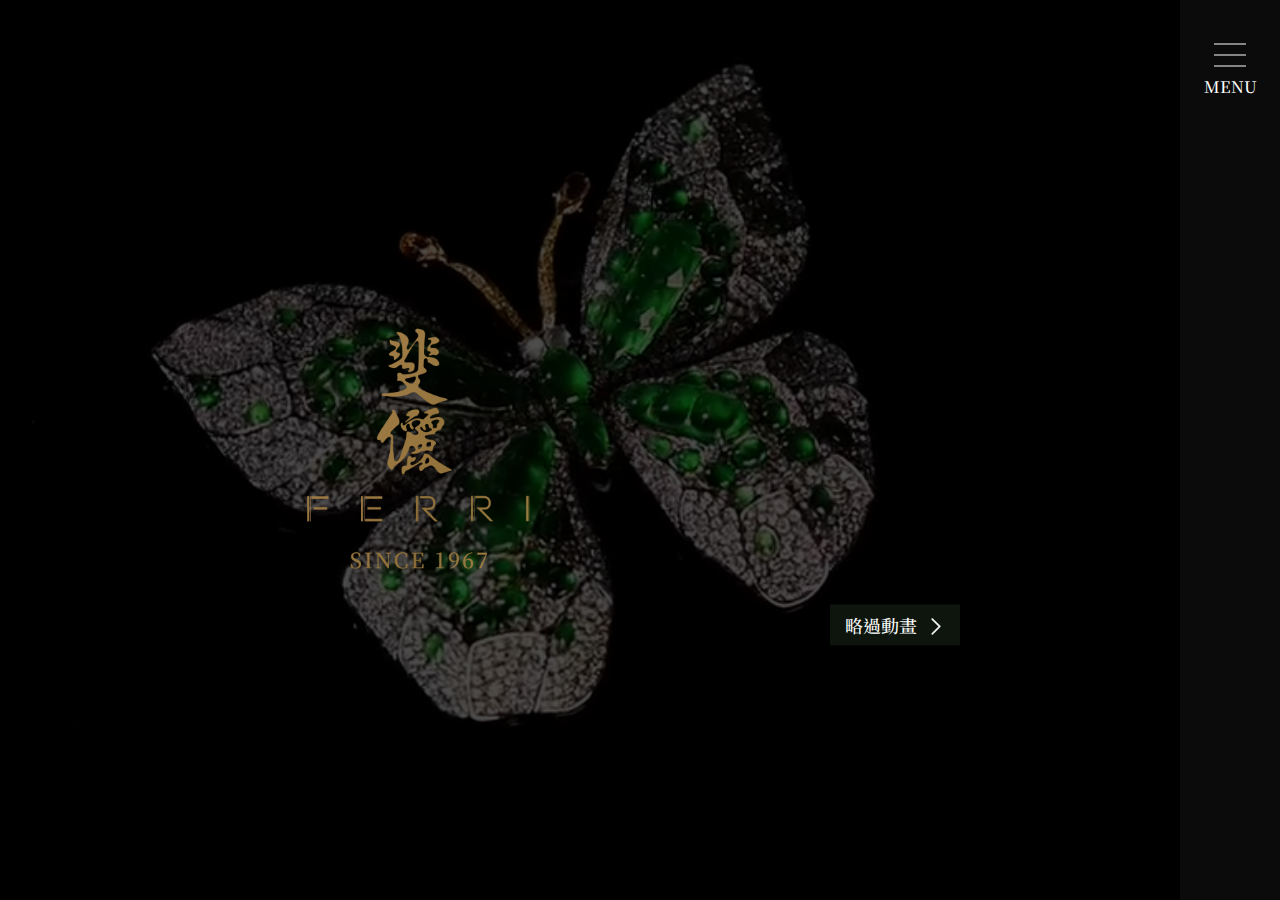
<file: index.html>
<!doctype html>
<html class="no-js" lang="zh-Hant-TW">

<head>
    <meta charset="utf-8">
    <meta http-equiv="X-UA-Compatible" content="ie=edge">
    <title>
        斐儷珠寶</title>
    <meta name="description" content="">
    <meta name="viewport" content="width=device-width, initial-scale=1">
    <meta name="format-detection" content="telephone=no">
    <meta property="og:title" content="">
    <meta property="og:site_name" content="">
    <meta property="og:url" content="">
    <meta property="og:description" content="">
    <meta property="og:type" content="website">
    <link rel="image_src" href="/content/images/fb.jpg">
    <meta property="og:image" content="/content/images/fb.jpg">
    <meta property="og:image:width" content="1200">
    <meta property="og:image:height" content="628">
    <link rel="manifest" href="./site.json" crossorigin="use-credentials">
    <link rel="shortcut icon" href="./favicon.ico" />
    <link rel="apple-touch-icon" href="./content/images/touch/icon-192x192.png">
    <link rel="stylesheet" href="./content/css/normalize.min.css">
    <link rel="stylesheet" href="./content/vendor/overlay-scrollbars/OverlayScrollbars.min.css">
    <link rel="stylesheet" href="./content/css/all.min.css">
    <link rel="preconnect" href="https://fonts.gstatic.com">
    <link href="https://fonts.googleapis.com/css2?family=Noto+Serif+TC:wght@400;500;700&family=Roboto:wght@400;500;700&display=swap" rel="stylesheet">
    <link rel="stylesheet" href="./content/css/index.min.css">
<meta name="theme-color" content="#fafafa">
</head>

<body>
    <div class="container">
        <header class="header">
            
            <div class="header-head no-head">
            </div>
            <div class="header-menu">
                <div class="menu ">
                    <div class="menu-burger">
                        <a href="#" class="burger" data-burger>
                            <div class="burger-bar"></div>
                            <div class="burger-bar"></div>
                            <div class="burger-bar"></div>
                            <div class="burger-text">MENU</div>
                        </a>
                    </div>
                    <div class="menu-nav" data-menu>
                        <div class="nav">
                            <a class="nav-logo" href="./index.html">
                                <img src="./content/images/logo/logo-gld.png" alt="">
                            </a>
                            <div class="nav-content" data-scrollbar>
                                <div class="nav-wrap">
                                    <div class="nav-group">
                                        <div class="nav-title">MENU</div>
                                        <div class="nav-item">
                                            <a href="./gallery.html" class="nav-link">珠寶藝廊 Jewelry Gallery</a>
                                        </div>
                                        <div class="nav-item">
                                            <a href="./events.html" class="nav-link">品牌動向 Events</a>
                                        </div>
                                        <div class="nav-item">
                                            <a href="./media.html" class="nav-link">媒體報導 Media Exposures</a>
                                        </div>
                                        <div class="nav-item">
                                            <a href="./about.html" class="nav-link">斐儷故事 About FERRI Jewelry</a>
                                            </div>
                                        <div class="nav-item">
                                            <a href="https://www.diamondbank.asia/" class="nav-link" target="_blank">
                                                代理品牌 Overseas Brand Agents<br>
                                                <img src="./content/images/logo/diamondBank.svg" alt="">
                                            </a>
                                        </div>
                                    </div>
                                    <div class="nav-group">
                                        <div class="nav-title">CONTACT</div>
                                        <div class="nav-item">
                                            <a href="./contact.html" class="nav-link underline">預約鑑賞 BOOKING</a>
                                        </div>
                                        <div class="nav-item">
                                            <a href="tel:+886-2-27007088" class="nav-link">來電洽詢 +886-2-2700-7088</a>
                                        </div>
                                    </div>
                                    <div class="nav-group">
                                        <div class="nav-item">
                                            <div class="social">
                                                <a href="https://www.facebook.com/Ferri-Jewelry-755932451170058/" class="social-item" target="_blank">
                                                    <img src="./content/images/icon/social/fb-wt.svg" alt="">
                                                </a>
                                                <a href="https://www.instagram.com/ferrijewelry_taipei/" class="social-item" target="_blank">
                                                    <img src="./content/images/icon/social/ig-wt.svg" alt="">
                                                </a>
                                                <a href="https://lin.ee/32tsXUl" class="social-item" target="_blank">
                                                    <img src="./content/images/icon/social/line-wt.svg" alt="">
                                                </a>
                                            </div>
                                        </div>
                                    </div>
                                </div>
                            </div>
                        </div>
                    </div>
                </div>
            </div>
        </header>
        <main class="main ">
            
<section class="banner" data-banner>
    <div class="banner-bg">
        <video class="pcUp" src="./content/videos/ferri.mp4" autoplay loop muted></video>
        <img class="pcUp hidden" src="./content/images/background/banner-pc.jpg" alt="">
        <img class="pcDown" src="./content/images/background/banner-mb.jpg" alt="">
    </div>
    <div class="banner-wrap">
        <div class="banner-logo">
            <img src="./content/images/logo/logo-gld.png" alt="">
        </div>
        <div class="banner-content">
            <div class="banner-intro">
                <div class="intro">
                    <div class="intro-text" data-fade>珠寶就是與藝術間的相認共創</div>
                    <div class="intro-text" data-fade="1500">好比人與人之間的各種情愛表達</div>
                    <div class="intro-text" data-fade="3000">這才是我們來到這世上所追尋的...</div>
                    <div class="intro-sign" data-fade="4500">
                        <img src="./content/images/sign.png" alt="">
                    </div>
                </div>
            </div>
            <div class="banner-btn">
                <a href="#" class="btn -banner" data-banner-skip>
                    <span>略過動畫</span>
                    <img src="./content/images/icon/arrow-next.svg" alt="">
                </a>
            </div>
        </div>
    </div>
</section>
</main>
        </div>
    <div class="popup" data-popup>
        <div class="popup-box">
            <a href="#" class="popup-close" data-popup-btn></a>
            <div class="popup-title">隱私條款</div>
            <div class="popup-content" data-scrollbar>
                感謝您瀏覽 斐儷珠寶 網站。以下資訊將詳述 斐儷珠寶 網站的隱私權條款，以及我們將如何使用所蒐集到的資料。同時也提醒您，如您在 斐儷珠寶 網站留下個資，請勿公開您的個人資料，以免您的個人權益受損，或遭到其他有心人士蒐集及利用。並建議您在離開網站時登出個人身分，特別是在使用公用電腦時。<br>
                <br>
                <b>資料的收集和使用</b><br>
                在特定的訊息或是活動功能網頁，您可選擇向我們提供自己的個人資料，包括任何可用以確認某個人的身份的資料，包括但不限於姓名（全名）、住宅地址、電郵地址、您感興趣的商品資料、性別、生日、電話號碼或其他聯絡資料。我們或會把您在不同時間提供予我們的資料匯集結合 CRM 資料庫做為 斐儷珠寶 日後營運或是業務、資訊推廣上所使用。<br>
                <br>
                <b>使用您的個人資料</b><br>
                我們會使用所收集的資料，作為以下用途：<br>
                <ul>
                    <li>為您的瀏覽體驗提供便利，並提供更好的服務。</li>
                    <li>確認及追蹤您的商品清單。</li>
                    <li>解答您的查詢，回應您的要求。</li>
                    <li>比較及查驗您的個人資料，確保其完整無漏，準確無誤。</li>
                    <li>防範及偵測詐騙或濫用行為。</li>
                    <li>改善我們的網站、服務、產品選擇、營銷及推廣策略，以及整體的客戶體驗。</li>
                    <li>瞭解您對產品和服務的偏好。</li>
                    <li>了解我們客戶的人口結構、偏好、興趣和行為，以及透過電郵、郵件或電話方式，向您提供有關我們認為您或會喜歡的產品和服務的資料。</li>
                    <li>使用 斐儷珠寶 推薦服務 ( 包含社群網站所提供之 API 功能 )，您就能推薦朋友到訪 斐儷珠寶 網站，或向他們傳送產品資料。</li>
                    <li>我們有可能會把您的個人資料與獲信任的夥伴分享。</li>
                </ul>
                <br>
                <b>連結</b><br>
                我們的網站可能會提供通往其他第三方網站的連結，如為第三方網站，即代表不受我們管控，亦不受我們隱私權政策涵蓋。建議您直接該網站的隱私權政策，以確保您的權益。<br>
                <br>
                <b>安全</b><br>
                斐儷珠寶 致力保護您與我們分享的可用以辨識個人身份的資料。 我們使用一系列實體和電子保安技術、程序和組織措施，以保護您的可用以辨識個人身份的資料，使其不致遭他人以未獲授權方式存取、使用或披露。當我們經網路傳輸敏感的個人資料（如信用卡資料）時，我們均利用安全套接層 ( SSL ) 加密技術將之保護。儘管我們在收取您的個人資料後即致力將之保護，仍無法保證經網路或任何其他公共網絡所作的數據傳輸達致 100 % 的安全性，因此，我們不能就您向我們披露或傳輸的任何資料之安全性作出任何保證或擔保。<br>
                <br>
                <b>存取更新您的資料</b><br>
                如您希望存取、更新或刪除屬於您的個人相關資料，我們樂意提供協助，請與我們聯絡。
            </div>
        </div>
    </div>
    <script src="./content/vendor/modernizr-3.11.7.min.js"></script>
    <script src="./content/vendor/jquery-3.6.0.min.js"></script>
    <script src="./content/vendor/overlay-scrollbars/jquery.overlayScrollbars.min.js"></script>
    <script src="./content/js/all.min.js"></script>
    <script src="./content/js/index.min.js"></script>
</body>

</html>
</file>
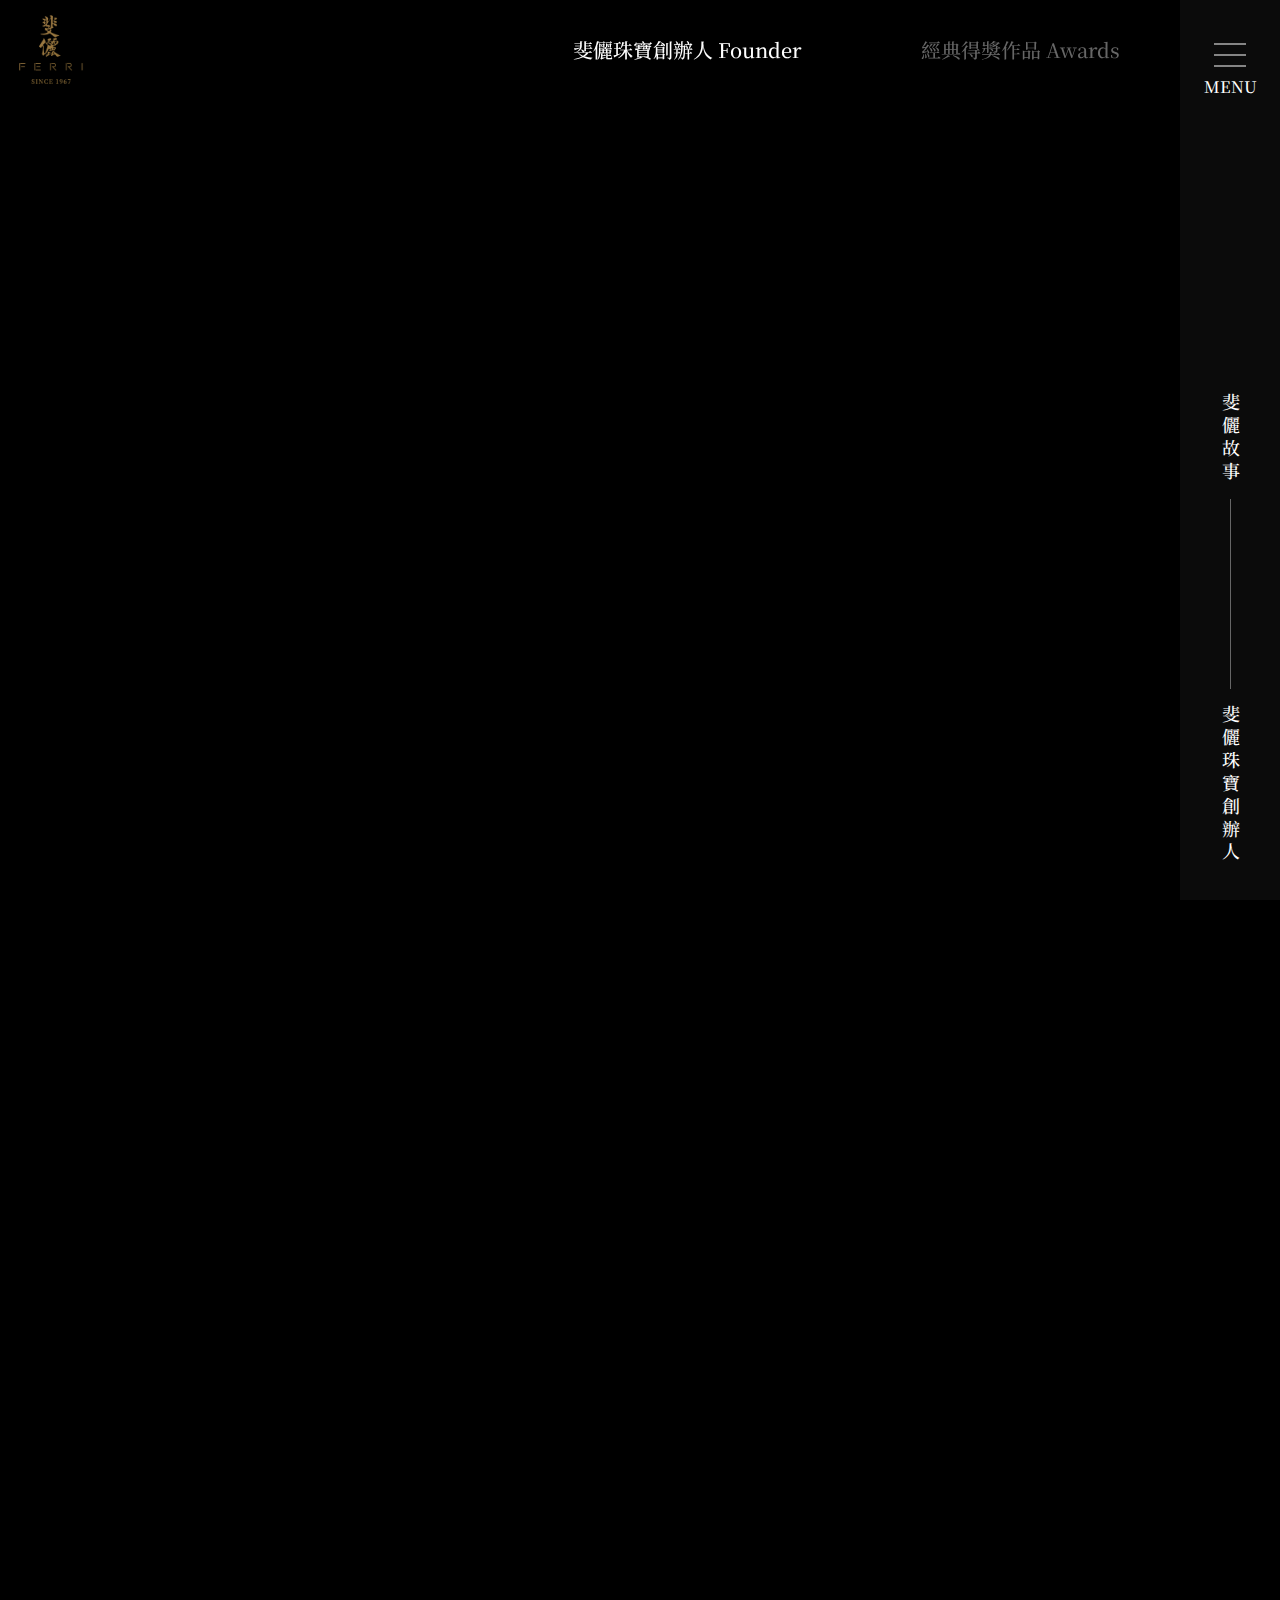
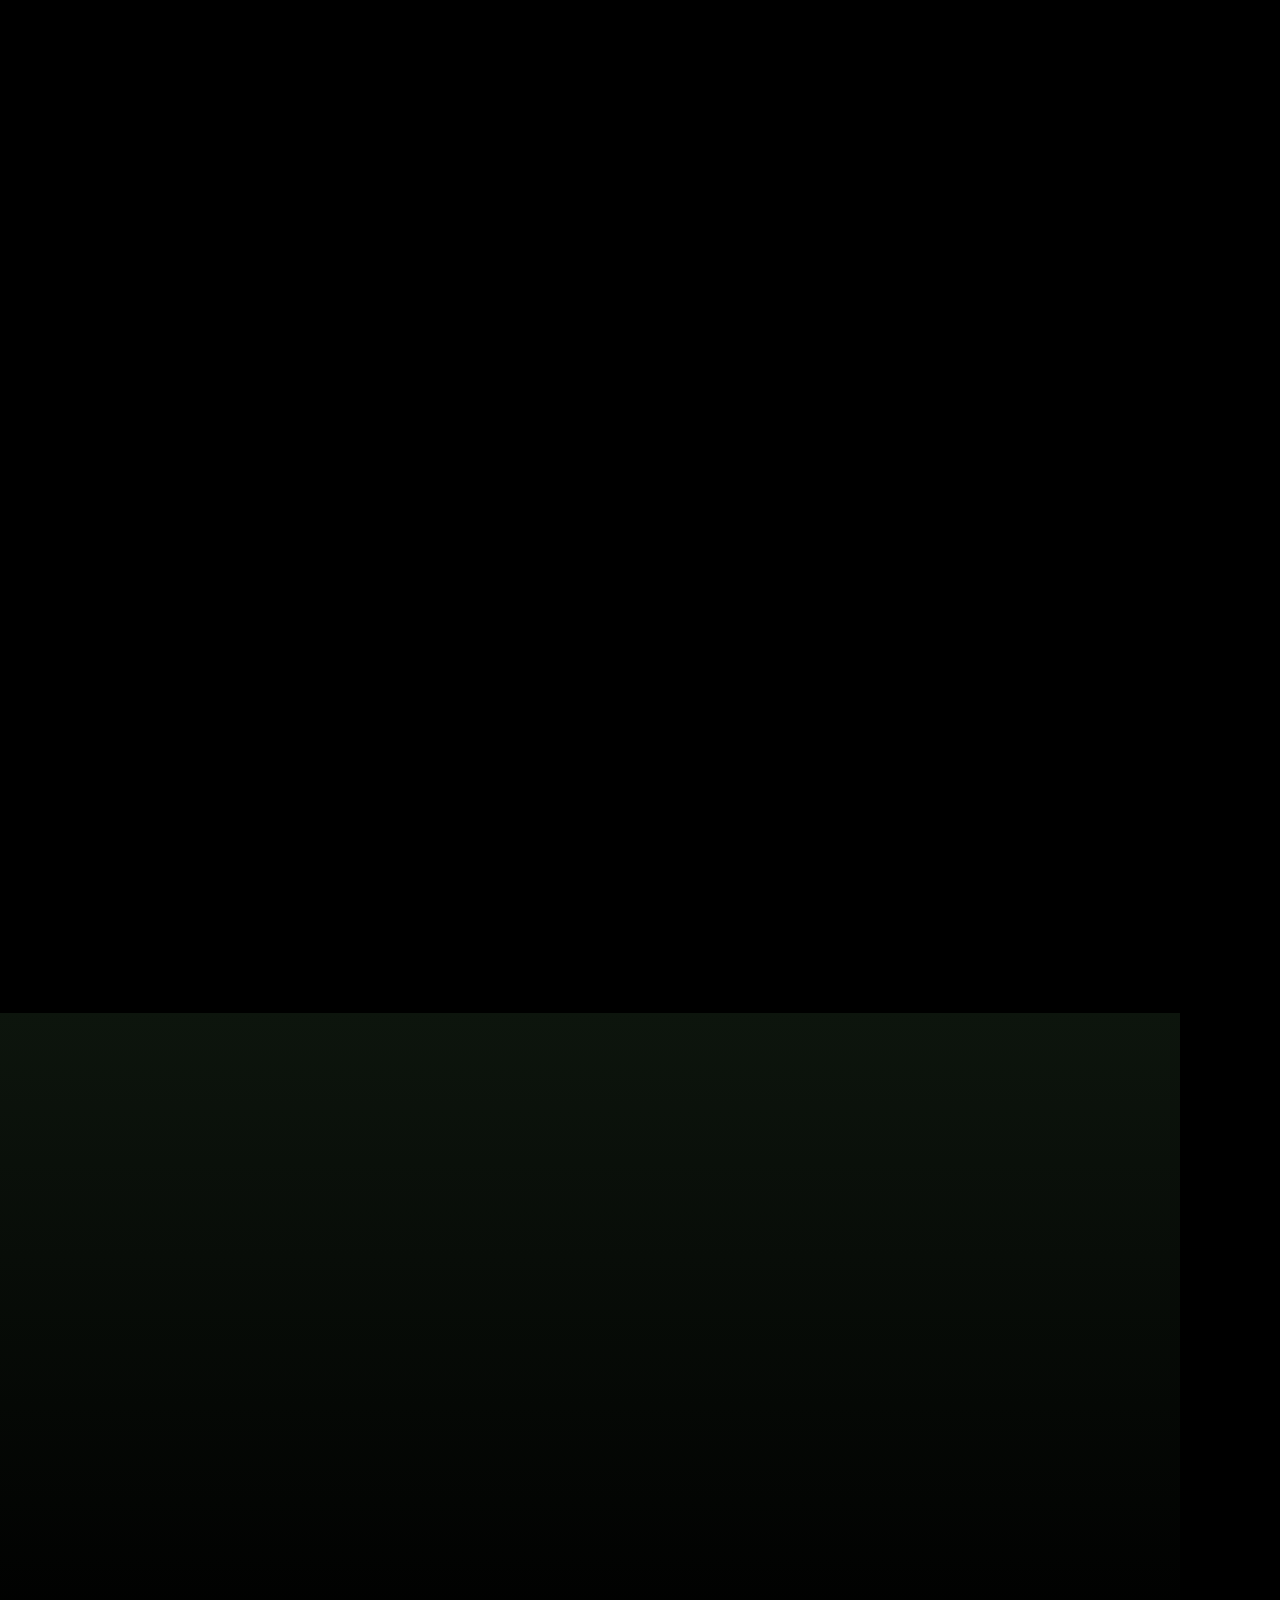
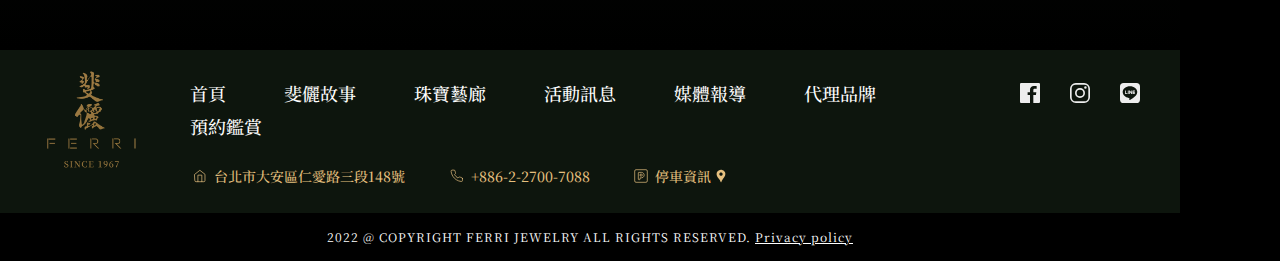
<file: about.html>
<!doctype html>
<html class="no-js" lang="zh-Hant-TW">

<head>
    <meta charset="utf-8">
    <meta http-equiv="X-UA-Compatible" content="ie=edge">
    <title>
        斐儷珠寶</title>
    <meta name="description" content="">
    <meta name="viewport" content="width=device-width, initial-scale=1">
    <meta name="format-detection" content="telephone=no">
    <meta property="og:title" content="">
    <meta property="og:site_name" content="">
    <meta property="og:url" content="">
    <meta property="og:description" content="">
    <meta property="og:type" content="website">
    <link rel="image_src" href="/content/images/fb.jpg">
    <meta property="og:image" content="/content/images/fb.jpg">
    <meta property="og:image:width" content="1200">
    <meta property="og:image:height" content="628">
    <link rel="manifest" href="./site.json" crossorigin="use-credentials">
    <link rel="shortcut icon" href="./favicon.ico" />
    <link rel="apple-touch-icon" href="./content/images/touch/icon-192x192.png">
    <link rel="stylesheet" href="./content/css/normalize.min.css">
    <link rel="stylesheet" href="./content/vendor/overlay-scrollbars/OverlayScrollbars.min.css">
    <link rel="stylesheet" href="./content/css/all.min.css">
    <link rel="preconnect" href="https://fonts.gstatic.com">
    <link href="https://fonts.googleapis.com/css2?family=Noto+Serif+TC:wght@400;500;700&family=Roboto:wght@400;500;700&display=swap" rel="stylesheet">
    <link rel="stylesheet" href="./content/css/about.min.css">
<meta name="theme-color" content="#fafafa">
</head>

<body>
    <div class="container">
        <header class="header">
            <div class="header-head">
                <div class="head" data-anchor>
                    <a class="head-logo" href="./index.html">
                        <img src="./content/images/logo/logo-gld.png" alt="">
                    </a>
                    <div class="head-anchor">
                        <div class="anchor">
                            <div class="anchor-item">
                                <a href="#" class="anchor-link active" data-anchor-btn="Founder"><span>斐儷珠寶創辦人</span> Founder</a>
                            </div>
                            <div class="anchor-item">
                                <a href="#" class="anchor-link " data-anchor-btn="Awards"><span>經典得獎作品</span> Awards</a>
                            </div>
                            </div>
                    </div>
                    </div>
                </div>
            <div class="header-menu">
                <div class="menu ">
                    <div class="menu-burger">
                        <a href="#" class="burger" data-burger>
                            <div class="burger-bar"></div>
                            <div class="burger-bar"></div>
                            <div class="burger-bar"></div>
                            <div class="burger-text">MENU</div>
                        </a>
                    </div>
                    <div class="menu-title">
                        <span >斐儷故事</span>
                        <span data-anchor-text>斐儷珠寶創辦人</span>
                        </div>
                    <div class="menu-nav" data-menu>
                        <div class="nav">
                            <a class="nav-logo" href="./index.html">
                                <img src="./content/images/logo/logo-gld.png" alt="">
                            </a>
                            <div class="nav-content" data-scrollbar>
                                <div class="nav-wrap">
                                    <div class="nav-group">
                                        <div class="nav-title">MENU</div>
                                        <div class="nav-item">
                                            <a href="./gallery.html" class="nav-link">珠寶藝廊 Jewelry Gallery</a>
                                        </div>
                                        <div class="nav-item">
                                            <a href="./events.html" class="nav-link">品牌動向 Events</a>
                                        </div>
                                        <div class="nav-item">
                                            <a href="./media.html" class="nav-link">媒體報導 Media Exposures</a>
                                        </div>
                                        <div class="nav-item">
                                            <a href="./about.html" class="nav-link">斐儷故事 About FERRI Jewelry</a>
                                            <div class="nav-anchor">
                                                <div class="anchor">
                                                    <div class="anchor-item">
                                                        <a href="#" class="anchor-link active" data-anchor-btn="Founder">斐儷珠寶創辦人 Founder</a>
                                                    </div>
                                                    <div class="anchor-item">
                                                        <a href="#" class="anchor-link" data-anchor-btn="Awards">經典得獎作品 Awards</a>
                                                    </div>
                                                </div>
                                            </div>
                                            </div>
                                        <div class="nav-item">
                                            <a href="https://www.diamondbank.asia/" class="nav-link" target="_blank">
                                                代理品牌 Overseas Brand Agents<br>
                                                <img src="./content/images/logo/diamondBank.svg" alt="">
                                            </a>
                                        </div>
                                    </div>
                                    <div class="nav-group">
                                        <div class="nav-title">CONTACT</div>
                                        <div class="nav-item">
                                            <a href="./contact.html" class="nav-link underline">預約鑑賞 BOOKING</a>
                                        </div>
                                        <div class="nav-item">
                                            <a href="tel:+886-2-27007088" class="nav-link">來電洽詢 +886-2-2700-7088</a>
                                        </div>
                                    </div>
                                    <div class="nav-group">
                                        <div class="nav-item">
                                            <div class="social">
                                                <a href="https://www.facebook.com/Ferri-Jewelry-755932451170058/" class="social-item" target="_blank">
                                                    <img src="./content/images/icon/social/fb-wt.svg" alt="">
                                                </a>
                                                <a href="https://www.instagram.com/ferrijewelry_taipei/" class="social-item" target="_blank">
                                                    <img src="./content/images/icon/social/ig-wt.svg" alt="">
                                                </a>
                                                <a href="https://lin.ee/32tsXUl" class="social-item" target="_blank">
                                                    <img src="./content/images/icon/social/line-wt.svg" alt="">
                                                </a>
                                            </div>
                                        </div>
                                    </div>
                                </div>
                            </div>
                        </div>
                    </div>
                </div>
            </div>
        </header>
        <main class="main hasAnchor">
            
<article data-anchor-block="Founder">
    <section class="block founder" data-animate-block>
        <div class="block-content">
            <p class="sentence" data-animate="fade-in" data-animate-delay="1000">
                斐儷珠寶 FERRI Jewelry 創始人<br class="pcDown">陳李春美 女士：
            </p>
            <p class="intro" data-animate="blur-in" data-animate-delay="2000">珠寶是從「人」開始，<br class="padDown">而我們都有同樣的一顆心。</p>
            <p class="text" data-animate="fade-in" data-animate-delay="1000">
                斐儷珠寶 FERRI Jewelry 創始人 陳李春美 女仕，便是藝術家探索珠寶的輝煌代表，將藝術觀與實踐併列為有溫度的珠寶體現。<br>
                <br>
                有時不做比去做更難，而一個人需經歷無數珠寶光輝，方能成為一介開創者。陳李春美便是以此姿態奠定台灣珠寶創業家先趨。她認為，珠寶就是與藝術間的相認共創，好比人與人之間的各種情愛表達，這才是我們來到這世上所追尋的。<br>
                <br>
                陳李春美 女仕將經歷透過寶石淬煉為藝術。超脫世俗對珠寶的定義，開創愛與感動的珠寶價值。
            </p>
        </div>
        <div class="block-pic">
            <img class="padUp" src="./content/images/about/founder.jpg" alt="" data-animate="zoom-in">
            <img class="padDown" src="./content/images/about/founder-mb.jpg" alt="" data-animate="zoom-in">
        </div>
    </section>
</article>
<article data-anchor-block="Awards">
    <section class="block riverOfStars" data-animate-block>
        <div class="block-pic">
            <img class="pcUp" src="./content/images/about/riverOfStars.png" alt="" data-animate="zoom-in" data-animate-delay="1000">
            <img class="pcDown" src="./content/images/about/riverOfStars-mb.png" alt="" data-animate="zoom-in" data-animate-delay="1000">
            <p class="intro pcUp" data-animate="blur-in" data-animate-delay="3000">星河，是人間柔美的希望。</p>
            <p class="sentence pcUp" data-animate="fade-in" data-animate-delay="2000">「現實如星河般湧現熠熠光輝，在人生每個重要的時刻，以星辰般的姿態給予祝福。」</p>
        </div>
        <div class="block-content">
            <p class="title" data-animate="fade-in" data-animate-delay="2000">星河 <br class="padDown">River of Stars</p>
            <p class="text" data-animate="fade-in" data-animate-delay="2000">
                1995 年，斐儷珠寶所參與創作的珠寶作品-星河。榮獲「國際鑽飾設計比賽 Diamonds International Awards」決賽大獎。<br>
                成為台灣第一件國際認可之珠寶作品。<br>
                <br>
                搖曳的黑瑪瑙鑲嵌如蒼穹宇宙，映襯栩栩閃耀如繁星般鑽石 。
            </p>
            <p class="intro pcDown" data-animate="blur-in" data-animate-delay="3000">星河，是人間柔美的希望。</p>
            <p class="sentence pcDown" data-animate="fade-in" data-animate-delay="2000">「現實如星河般湧現熠熠光輝，在人生每個重要的時刻，以星辰般的姿態給予祝福。」</p>
        </div>
    </section>
    <section class="block sprouts" data-animate-block>
        <div class="block-content">
            <p class="title" data-animate="fade-in" data-animate-delay="2000">萌芽 <br class="padDown">Sprouts</p>
            <p class="text" data-animate="fade-in" data-animate-delay="2000">
                傳承，一直是斐儷珠寶的美好寓意。<br>
                <br>
                當幼小的新葉在竹節中萌芽，翠竹的生命之鏈便永不止息，這份愛與祝福將綿延無止盡。<br>
                <br>
                2004 年，斐儷珠寶再度入選「國際鑽飾設計比賽 Diamonds International Awards」。堅毅清高且生氣盎然的翡翠綠， 襯以高雅閃爍的鑽石，大自然的生命力變油然而生綻放於指尖。
            </p>
            <p class="sentence" data-animate="fade-in" data-animate-delay="2000">「讓生命深入其中，沉浸在這茂盛嫩綠的美」</p>
        </div>
        <div class="block-pic">
            <img class="pcUp" src="./content/images/about/sprouts.png" alt="" data-animate="zoom-in" data-animate-delay="1000">
            <img class="pcDown" src="./content/images/about/sprouts-mb.png" alt="" data-animate="zoom-in" data-animate-delay="1000">
        </div>
    </section>
    <section class="block sproutsFull" data-animate-block>
        <div class="block-content">
            <p class="intro" data-animate="blur-in" data-animate-delay="2000">萌芽– 是斐儷珠寶永恆的榮耀</p>
        </div>
        <div class="block-pic">
            <img class="pcUp" src="./content/images/about/sprouts-lg.png" alt="" data-animate="zoom-in" data-animate-delay="1000">
            <img class="pcDown" src="./content/images/about/sprouts-lg-mb.png" alt="" data-animate="zoom-in" data-animate-delay="1000">
        </div>
    </section>
    <section class="block group" data-animate-block>
        <div class="block-content">
            <p class="text" data-animate="fade-in" data-animate-delay="2000">
                斐儷珠寶 FERRI Jewelry 自 陳李春美 後代接班經營以來，秉持斐儷精湛的鑲工技術及高水準設計品味，滿足仕紳名媛對珠寶的各種需求，並代理義大利VHERNIER、SCAVIA、等知名珠寶品牌及頂級VERTU手機、Richard Mille名錶；近年來更積極引進全球前三大珠寶品牌Pandora以及來自以色列的鑽石聯盟Diamond Bank，未來也將持續其國內頂級珠寶市場的領導者地位，並朝國際珠寶界拓展。
            </p>
        </div>
        <div class="block-pic">
            <img class="pcUp" src="./content/images/about/group.jpg" alt="" data-animate="zoom-in" data-animate-delay="1000">
            <img class="pcDown" src="./content/images/about/group-mb.jpg" alt="" data-animate="zoom-in" data-animate-delay="1000">
        </div>
    </section>
</article>
</main>
        <footer class="footer">
            <div class="footer-main">
                <div class="footer-wrap">
                    <a class="footer-logo" href="./index.html">
                        <img src="./content/images/logo/logo-gld.png" alt="">
                    </a>
                    <div class="footer-content">
                        <div class="links">
                            <a href="./index.html">首頁</a>
                            <a href="./about.html">斐儷故事</a>
                            <a href="./gallery.html">珠寶藝廊</a>
                            <a href="./events.html">活動訊息</a>
                            <a href="./media.html">媒體報導</a>
                            <a href="https://www.diamondbank.asia/" target="_blank">代理品牌</a>
                            <a href="./contact.html">預約鑑賞</a>
                        </div>
                        <div class="info">
                            <a href="https://goo.gl/maps/aDiq2KQfApy2fcAs9" class="info-item" target="_blank">
                                <div class="info-icon">
                                    <img src="./content/images/icon/home-gld.svg" alt="">
                                </div>
                                <div class="info-text">
                                    台北市大安區仁愛路三段148號
                                </div>
                            </a>
                            <a href="tel:+886-2-27007088" class="info-item">
                                <div class="info-icon">
                                    <img src="./content/images/icon/phone-gld.svg" alt="">
                                </div>
                                <div class="info-text">
                                    +886-2-2700-7088
                                </div>
                            </a>
                            <a href="https://goo.gl/maps/6eJdFBbDf8xZPTq46" class="info-item" target="_blank">
                                <div class="info-icon">
                                    <img src="./content/images/icon/parking-gld.svg" alt="">
                                </div>
                                <div class="info-text">
                                    停車資訊
                                </div>
                                <div class="info-icon">
                                    <img src="./content/images/icon/map-gld.svg" alt="">
                                </div>
                            </a>
                        </div>
                    </div>
                    <div class="footer-social">
                        <div class="social">
                            <a href="https://www.facebook.com/Ferri-Jewelry-755932451170058/" class="social-item" target="_blank">
                                <img class="padUp" src="./content/images/icon/social/fb-wt.svg" alt="">
                                <img class="padDown" src="./content/images/icon/social/fb-gld.svg" alt="">
                            </a>
                            <a href="https://www.instagram.com/ferrijewelry_taipei/" class="social-item" target="_blank">
                                <img class="padUp" src="./content/images/icon/social/ig-wt.svg" alt="">
                                <img class="padDown" src="./content/images/icon/social/ig-gld.svg" alt="">
                            </a>
                            <a href="https://lin.ee/32tsXUl" class="social-item" target="_blank">
                                <img class="padUp" src="./content/images/icon/social/line-wt.svg" alt="">
                                <img class="padDown" src="./content/images/icon/social/line-gld.svg" alt="">
                            </a>
                        </div>
                    </div>
                </div>
            </div>
            <div class="footer-copyright">
                <div class="footer-wrap">2022 @ COPYRIGHT FERRI JEWELRY ALL RIGHTS RESERVED. <a href="#" data-popup-btn>Privacy policy</a></div>
            </div>
        </footer>
        </div>
    <div class="popup" data-popup>
        <div class="popup-box">
            <a href="#" class="popup-close" data-popup-btn></a>
            <div class="popup-title">隱私條款</div>
            <div class="popup-content" data-scrollbar>
                感謝您瀏覽 斐儷珠寶 網站。以下資訊將詳述 斐儷珠寶 網站的隱私權條款，以及我們將如何使用所蒐集到的資料。同時也提醒您，如您在 斐儷珠寶 網站留下個資，請勿公開您的個人資料，以免您的個人權益受損，或遭到其他有心人士蒐集及利用。並建議您在離開網站時登出個人身分，特別是在使用公用電腦時。<br>
                <br>
                <b>資料的收集和使用</b><br>
                在特定的訊息或是活動功能網頁，您可選擇向我們提供自己的個人資料，包括任何可用以確認某個人的身份的資料，包括但不限於姓名（全名）、住宅地址、電郵地址、您感興趣的商品資料、性別、生日、電話號碼或其他聯絡資料。我們或會把您在不同時間提供予我們的資料匯集結合 CRM 資料庫做為 斐儷珠寶 日後營運或是業務、資訊推廣上所使用。<br>
                <br>
                <b>使用您的個人資料</b><br>
                我們會使用所收集的資料，作為以下用途：<br>
                <ul>
                    <li>為您的瀏覽體驗提供便利，並提供更好的服務。</li>
                    <li>確認及追蹤您的商品清單。</li>
                    <li>解答您的查詢，回應您的要求。</li>
                    <li>比較及查驗您的個人資料，確保其完整無漏，準確無誤。</li>
                    <li>防範及偵測詐騙或濫用行為。</li>
                    <li>改善我們的網站、服務、產品選擇、營銷及推廣策略，以及整體的客戶體驗。</li>
                    <li>瞭解您對產品和服務的偏好。</li>
                    <li>了解我們客戶的人口結構、偏好、興趣和行為，以及透過電郵、郵件或電話方式，向您提供有關我們認為您或會喜歡的產品和服務的資料。</li>
                    <li>使用 斐儷珠寶 推薦服務 ( 包含社群網站所提供之 API 功能 )，您就能推薦朋友到訪 斐儷珠寶 網站，或向他們傳送產品資料。</li>
                    <li>我們有可能會把您的個人資料與獲信任的夥伴分享。</li>
                </ul>
                <br>
                <b>連結</b><br>
                我們的網站可能會提供通往其他第三方網站的連結，如為第三方網站，即代表不受我們管控，亦不受我們隱私權政策涵蓋。建議您直接該網站的隱私權政策，以確保您的權益。<br>
                <br>
                <b>安全</b><br>
                斐儷珠寶 致力保護您與我們分享的可用以辨識個人身份的資料。 我們使用一系列實體和電子保安技術、程序和組織措施，以保護您的可用以辨識個人身份的資料，使其不致遭他人以未獲授權方式存取、使用或披露。當我們經網路傳輸敏感的個人資料（如信用卡資料）時，我們均利用安全套接層 ( SSL ) 加密技術將之保護。儘管我們在收取您的個人資料後即致力將之保護，仍無法保證經網路或任何其他公共網絡所作的數據傳輸達致 100 % 的安全性，因此，我們不能就您向我們披露或傳輸的任何資料之安全性作出任何保證或擔保。<br>
                <br>
                <b>存取更新您的資料</b><br>
                如您希望存取、更新或刪除屬於您的個人相關資料，我們樂意提供協助，請與我們聯絡。
            </div>
        </div>
    </div>
    <script src="./content/vendor/modernizr-3.11.7.min.js"></script>
    <script src="./content/vendor/jquery-3.6.0.min.js"></script>
    <script src="./content/vendor/overlay-scrollbars/jquery.overlayScrollbars.min.js"></script>
    <script src="./content/js/all.min.js"></script>
    <script src="./content/js/about.min.js"></script>
</body>

</html>
</file>
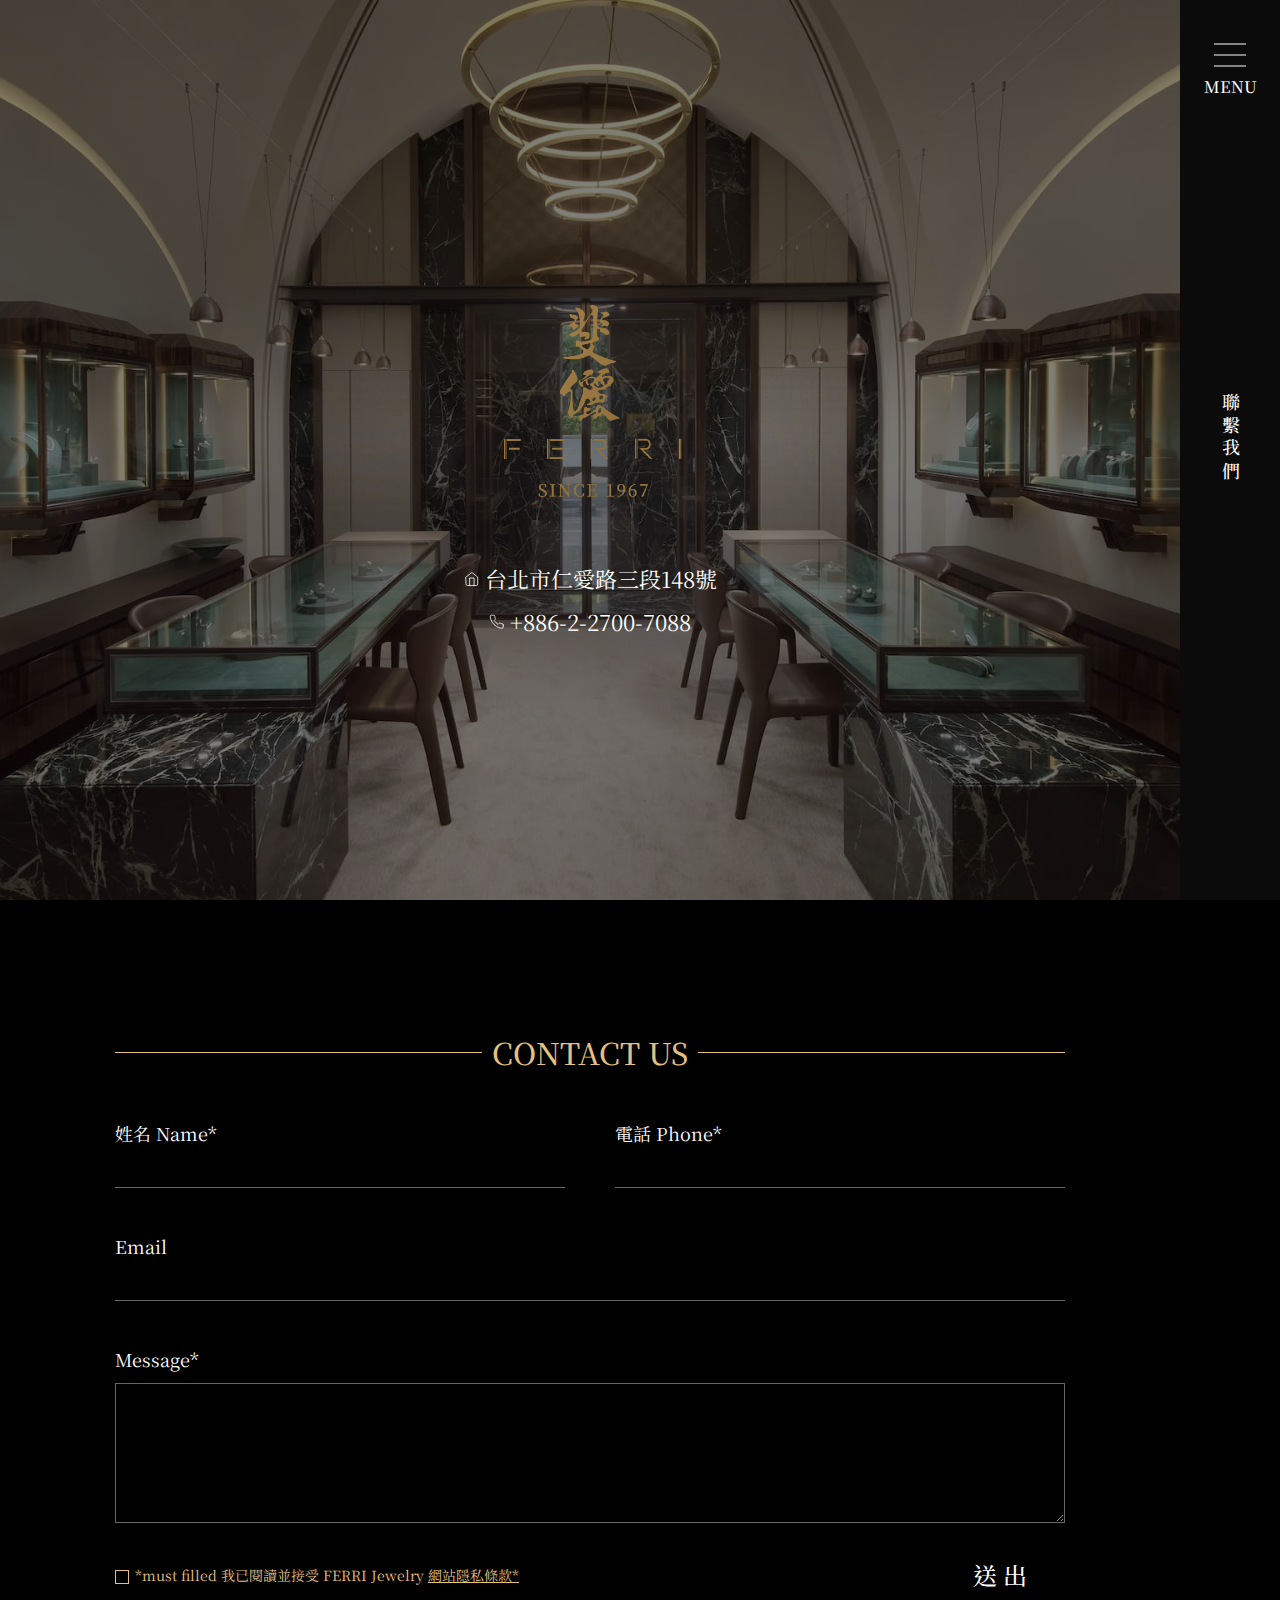
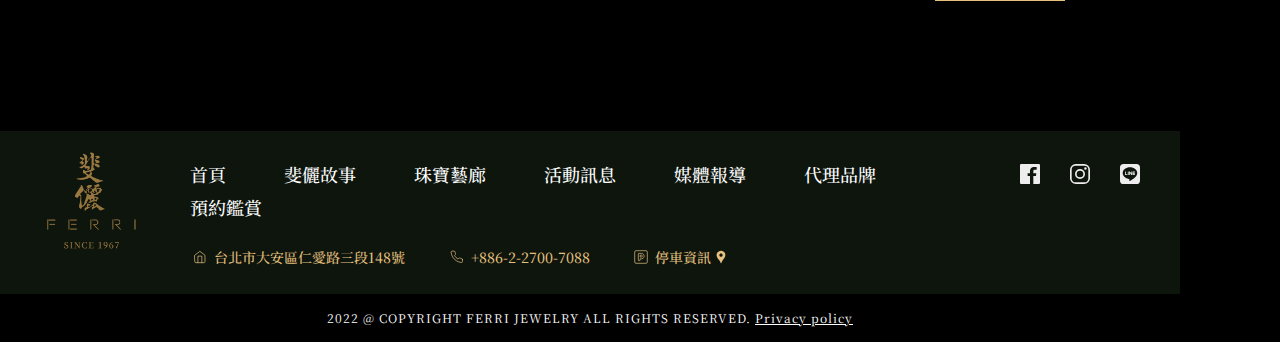
<file: contact.html>
<!doctype html>
<html class="no-js" lang="zh-Hant-TW">

<head>
    <meta charset="utf-8">
    <meta http-equiv="X-UA-Compatible" content="ie=edge">
    <title>
        斐儷珠寶</title>
    <meta name="description" content="">
    <meta name="viewport" content="width=device-width, initial-scale=1">
    <meta name="format-detection" content="telephone=no">
    <meta property="og:title" content="">
    <meta property="og:site_name" content="">
    <meta property="og:url" content="">
    <meta property="og:description" content="">
    <meta property="og:type" content="website">
    <link rel="image_src" href="/content/images/fb.jpg">
    <meta property="og:image" content="/content/images/fb.jpg">
    <meta property="og:image:width" content="1200">
    <meta property="og:image:height" content="628">
    <link rel="manifest" href="./site.json" crossorigin="use-credentials">
    <link rel="shortcut icon" href="./favicon.ico" />
    <link rel="apple-touch-icon" href="./content/images/touch/icon-192x192.png">
    <link rel="stylesheet" href="./content/css/normalize.min.css">
    <link rel="stylesheet" href="./content/vendor/overlay-scrollbars/OverlayScrollbars.min.css">
    <link rel="stylesheet" href="./content/css/all.min.css">
    <link rel="preconnect" href="https://fonts.gstatic.com">
    <link href="https://fonts.googleapis.com/css2?family=Noto+Serif+TC:wght@400;500;700&family=Roboto:wght@400;500;700&display=swap" rel="stylesheet">
    <link rel="stylesheet" href="./content/css/contact.min.css">
<meta name="theme-color" content="#fafafa">
</head>

<body>
    <div class="container">
        <header class="header">
            <div class="header-head">
                <div class="head">
                    <a class="head-logo pcDown" href="./index.html">
                        <img src="./content/images/logo/logo-gld.png" alt="">
                    </a>
                </div>
            </div>
            <div class="header-menu">
                <div class="menu ">
                    <div class="menu-burger">
                        <a href="#" class="burger" data-burger>
                            <div class="burger-bar"></div>
                            <div class="burger-bar"></div>
                            <div class="burger-bar"></div>
                            <div class="burger-text">MENU</div>
                        </a>
                    </div>
                    <div class="menu-title">
                        <span >聯繫我們</span>
                        </div>
                    <div class="menu-nav" data-menu>
                        <div class="nav">
                            <a class="nav-logo" href="./index.html">
                                <img src="./content/images/logo/logo-gld.png" alt="">
                            </a>
                            <div class="nav-content" data-scrollbar>
                                <div class="nav-wrap">
                                    <div class="nav-group">
                                        <div class="nav-title">MENU</div>
                                        <div class="nav-item">
                                            <a href="./gallery.html" class="nav-link">珠寶藝廊 Jewelry Gallery</a>
                                        </div>
                                        <div class="nav-item">
                                            <a href="./events.html" class="nav-link">品牌動向 Events</a>
                                        </div>
                                        <div class="nav-item">
                                            <a href="./media.html" class="nav-link">媒體報導 Media Exposures</a>
                                        </div>
                                        <div class="nav-item">
                                            <a href="./about.html" class="nav-link">斐儷故事 About FERRI Jewelry</a>
                                            </div>
                                        <div class="nav-item">
                                            <a href="https://www.diamondbank.asia/" class="nav-link" target="_blank">
                                                代理品牌 Overseas Brand Agents<br>
                                                <img src="./content/images/logo/diamondBank.svg" alt="">
                                            </a>
                                        </div>
                                    </div>
                                    <div class="nav-group">
                                        <div class="nav-title">CONTACT</div>
                                        <div class="nav-item">
                                            <a href="./contact.html" class="nav-link underline">預約鑑賞 BOOKING</a>
                                        </div>
                                        <div class="nav-item">
                                            <a href="tel:+886-2-27007088" class="nav-link">來電洽詢 +886-2-2700-7088</a>
                                        </div>
                                    </div>
                                    <div class="nav-group">
                                        <div class="nav-item">
                                            <div class="social">
                                                <a href="https://www.facebook.com/Ferri-Jewelry-755932451170058/" class="social-item" target="_blank">
                                                    <img src="./content/images/icon/social/fb-wt.svg" alt="">
                                                </a>
                                                <a href="https://www.instagram.com/ferrijewelry_taipei/" class="social-item" target="_blank">
                                                    <img src="./content/images/icon/social/ig-wt.svg" alt="">
                                                </a>
                                                <a href="https://lin.ee/32tsXUl" class="social-item" target="_blank">
                                                    <img src="./content/images/icon/social/line-wt.svg" alt="">
                                                </a>
                                            </div>
                                        </div>
                                    </div>
                                </div>
                            </div>
                        </div>
                    </div>
                </div>
            </div>
        </header>
        <main class="main ">
            
<section class="banner">
    <div class="banner-logo">
        <img src="./content/images/logo/logo-gld.png" alt="">
    </div>
    <a class="banner-info" href="https://goo.gl/maps/aDiq2KQfApy2fcAs9" target="_blank">
        <div class="icon">
            <img src="./content/images/icon/home-wt.svg" alt="">
        </div>
        <div class="text">台北市仁愛路三段148號</div>
    </a>
    <a class="banner-info" href="tel:+886-2-27007088">
        <div class="icon">
            <img src="./content/images/icon/phone-wt.svg" alt="">
        </div>
        <div class="text">+886-2-2700-7088</div>
    </a>
</section>
<section class="formBlock">
    <div class="formBlock-head">CONTACT US</div>
    <div class="formBlock-content">
        <div class="form half">
            <div class="form-title">姓名 Name*</div>
            <div class="form-box">
                <input type="text" id="" name="input">
            </div>
        </div>
        <div class="form half">
            <div class="form-title">電話 Phone*</div>
            <div class="form-box">
                <input type="text" id="" name="input">
            </div>
        </div>
        <div class="form">
            <div class="form-title">Email</div>
            <div class="form-box">
                <input type="text" id="" name="input">
            </div>
        </div>
        <div class="form">
            <div class="form-title">Message*</div>
            <div class="form-box">
                <textarea name="textarea" id=""></textarea>
            </div>
        </div>
    </div>
    <div class="formBlock-action">
        <div class="checkbox">
            <input type="checkbox" name="checkbox" id="checkbox">
            <label for="checkbox">
                *must filled <br class="padDown">我已閱讀並接受 FERRI Jewelry <a href="#" data-popup-btn>網站隱私條款*</a>
            </label>
        </div>
        <a href="#" class="subBtn send"><span>送 出</span></a>
    </div>
</section>
</main>
        <footer class="footer">
            <div class="footer-main">
                <div class="footer-wrap">
                    <a class="footer-logo" href="./index.html">
                        <img src="./content/images/logo/logo-gld.png" alt="">
                    </a>
                    <div class="footer-content">
                        <div class="links">
                            <a href="./index.html">首頁</a>
                            <a href="./about.html">斐儷故事</a>
                            <a href="./gallery.html">珠寶藝廊</a>
                            <a href="./events.html">活動訊息</a>
                            <a href="./media.html">媒體報導</a>
                            <a href="https://www.diamondbank.asia/" target="_blank">代理品牌</a>
                            <a href="./contact.html">預約鑑賞</a>
                        </div>
                        <div class="info">
                            <a href="https://goo.gl/maps/aDiq2KQfApy2fcAs9" class="info-item" target="_blank">
                                <div class="info-icon">
                                    <img src="./content/images/icon/home-gld.svg" alt="">
                                </div>
                                <div class="info-text">
                                    台北市大安區仁愛路三段148號
                                </div>
                            </a>
                            <a href="tel:+886-2-27007088" class="info-item">
                                <div class="info-icon">
                                    <img src="./content/images/icon/phone-gld.svg" alt="">
                                </div>
                                <div class="info-text">
                                    +886-2-2700-7088
                                </div>
                            </a>
                            <a href="https://goo.gl/maps/6eJdFBbDf8xZPTq46" class="info-item" target="_blank">
                                <div class="info-icon">
                                    <img src="./content/images/icon/parking-gld.svg" alt="">
                                </div>
                                <div class="info-text">
                                    停車資訊
                                </div>
                                <div class="info-icon">
                                    <img src="./content/images/icon/map-gld.svg" alt="">
                                </div>
                            </a>
                        </div>
                    </div>
                    <div class="footer-social">
                        <div class="social">
                            <a href="https://www.facebook.com/Ferri-Jewelry-755932451170058/" class="social-item" target="_blank">
                                <img class="padUp" src="./content/images/icon/social/fb-wt.svg" alt="">
                                <img class="padDown" src="./content/images/icon/social/fb-gld.svg" alt="">
                            </a>
                            <a href="https://www.instagram.com/ferrijewelry_taipei/" class="social-item" target="_blank">
                                <img class="padUp" src="./content/images/icon/social/ig-wt.svg" alt="">
                                <img class="padDown" src="./content/images/icon/social/ig-gld.svg" alt="">
                            </a>
                            <a href="https://lin.ee/32tsXUl" class="social-item" target="_blank">
                                <img class="padUp" src="./content/images/icon/social/line-wt.svg" alt="">
                                <img class="padDown" src="./content/images/icon/social/line-gld.svg" alt="">
                            </a>
                        </div>
                    </div>
                </div>
            </div>
            <div class="footer-copyright">
                <div class="footer-wrap">2022 @ COPYRIGHT FERRI JEWELRY ALL RIGHTS RESERVED. <a href="#" data-popup-btn>Privacy policy</a></div>
            </div>
        </footer>
        </div>
    <div class="popup" data-popup>
        <div class="popup-box">
            <a href="#" class="popup-close" data-popup-btn></a>
            <div class="popup-title">隱私條款</div>
            <div class="popup-content" data-scrollbar>
                感謝您瀏覽 斐儷珠寶 網站。以下資訊將詳述 斐儷珠寶 網站的隱私權條款，以及我們將如何使用所蒐集到的資料。同時也提醒您，如您在 斐儷珠寶 網站留下個資，請勿公開您的個人資料，以免您的個人權益受損，或遭到其他有心人士蒐集及利用。並建議您在離開網站時登出個人身分，特別是在使用公用電腦時。<br>
                <br>
                <b>資料的收集和使用</b><br>
                在特定的訊息或是活動功能網頁，您可選擇向我們提供自己的個人資料，包括任何可用以確認某個人的身份的資料，包括但不限於姓名（全名）、住宅地址、電郵地址、您感興趣的商品資料、性別、生日、電話號碼或其他聯絡資料。我們或會把您在不同時間提供予我們的資料匯集結合 CRM 資料庫做為 斐儷珠寶 日後營運或是業務、資訊推廣上所使用。<br>
                <br>
                <b>使用您的個人資料</b><br>
                我們會使用所收集的資料，作為以下用途：<br>
                <ul>
                    <li>為您的瀏覽體驗提供便利，並提供更好的服務。</li>
                    <li>確認及追蹤您的商品清單。</li>
                    <li>解答您的查詢，回應您的要求。</li>
                    <li>比較及查驗您的個人資料，確保其完整無漏，準確無誤。</li>
                    <li>防範及偵測詐騙或濫用行為。</li>
                    <li>改善我們的網站、服務、產品選擇、營銷及推廣策略，以及整體的客戶體驗。</li>
                    <li>瞭解您對產品和服務的偏好。</li>
                    <li>了解我們客戶的人口結構、偏好、興趣和行為，以及透過電郵、郵件或電話方式，向您提供有關我們認為您或會喜歡的產品和服務的資料。</li>
                    <li>使用 斐儷珠寶 推薦服務 ( 包含社群網站所提供之 API 功能 )，您就能推薦朋友到訪 斐儷珠寶 網站，或向他們傳送產品資料。</li>
                    <li>我們有可能會把您的個人資料與獲信任的夥伴分享。</li>
                </ul>
                <br>
                <b>連結</b><br>
                我們的網站可能會提供通往其他第三方網站的連結，如為第三方網站，即代表不受我們管控，亦不受我們隱私權政策涵蓋。建議您直接該網站的隱私權政策，以確保您的權益。<br>
                <br>
                <b>安全</b><br>
                斐儷珠寶 致力保護您與我們分享的可用以辨識個人身份的資料。 我們使用一系列實體和電子保安技術、程序和組織措施，以保護您的可用以辨識個人身份的資料，使其不致遭他人以未獲授權方式存取、使用或披露。當我們經網路傳輸敏感的個人資料（如信用卡資料）時，我們均利用安全套接層 ( SSL ) 加密技術將之保護。儘管我們在收取您的個人資料後即致力將之保護，仍無法保證經網路或任何其他公共網絡所作的數據傳輸達致 100 % 的安全性，因此，我們不能就您向我們披露或傳輸的任何資料之安全性作出任何保證或擔保。<br>
                <br>
                <b>存取更新您的資料</b><br>
                如您希望存取、更新或刪除屬於您的個人相關資料，我們樂意提供協助，請與我們聯絡。
            </div>
        </div>
    </div>
    <script src="./content/vendor/modernizr-3.11.7.min.js"></script>
    <script src="./content/vendor/jquery-3.6.0.min.js"></script>
    <script src="./content/vendor/overlay-scrollbars/jquery.overlayScrollbars.min.js"></script>
    <script src="./content/js/all.min.js"></script>
    <script src="./content/js/contact.min.js"></script>
</body>

</html>
</file>
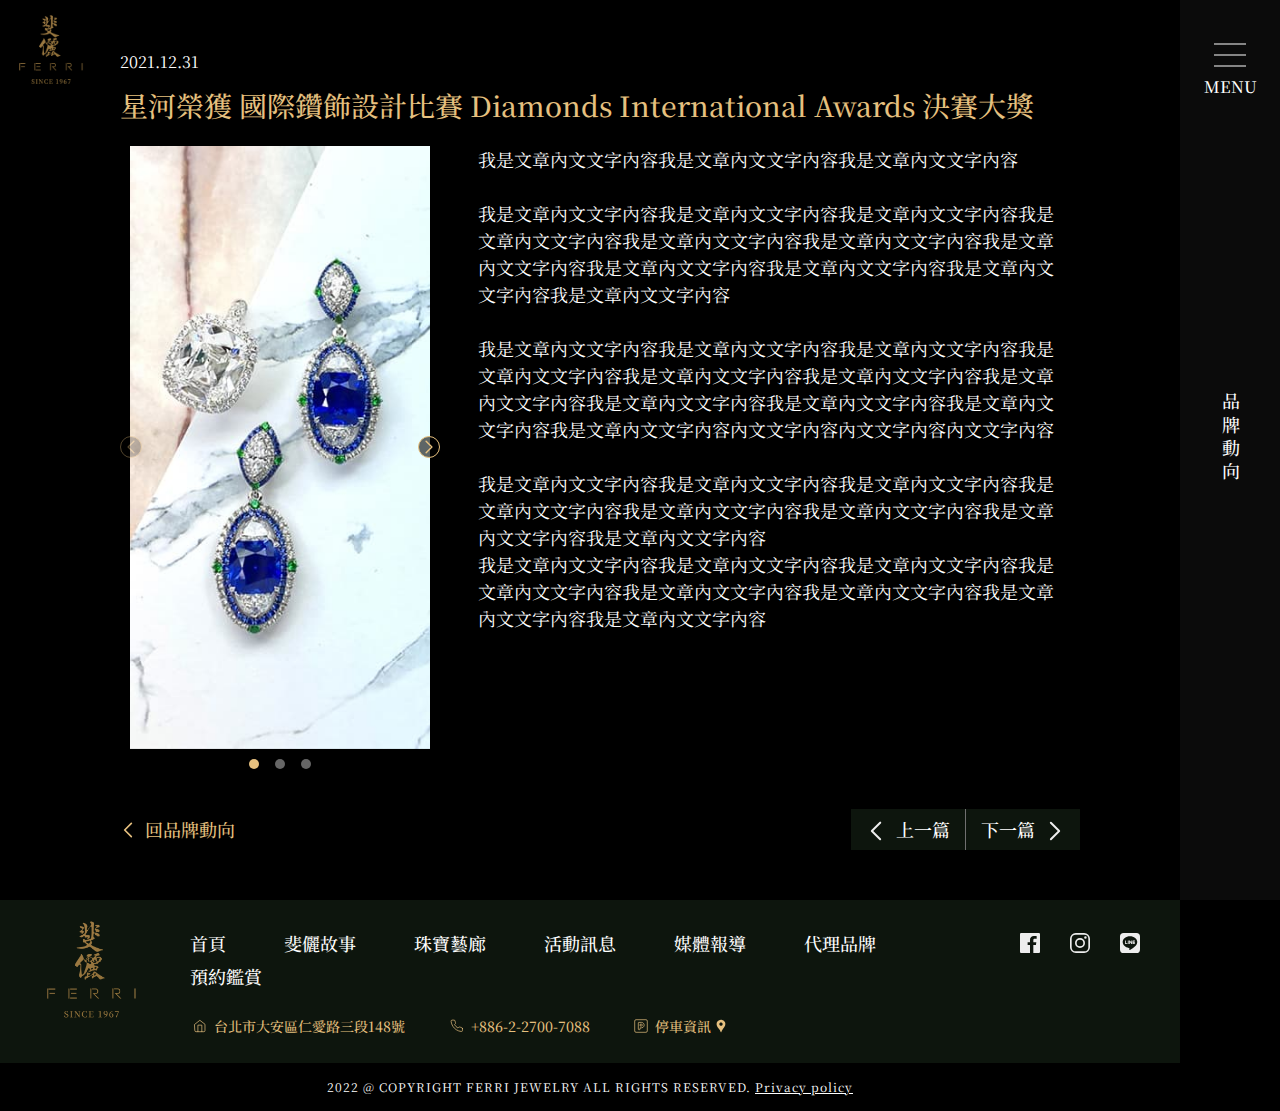
<file: event-detail.html>
<!doctype html>
<html class="no-js" lang="zh-Hant-TW">

<head>
    <meta charset="utf-8">
    <meta http-equiv="X-UA-Compatible" content="ie=edge">
    <title>
        斐儷珠寶</title>
    <meta name="description" content="">
    <meta name="viewport" content="width=device-width, initial-scale=1">
    <meta name="format-detection" content="telephone=no">
    <meta property="og:title" content="">
    <meta property="og:site_name" content="">
    <meta property="og:url" content="">
    <meta property="og:description" content="">
    <meta property="og:type" content="website">
    <link rel="image_src" href="/content/images/fb.jpg">
    <meta property="og:image" content="/content/images/fb.jpg">
    <meta property="og:image:width" content="1200">
    <meta property="og:image:height" content="628">
    <link rel="manifest" href="./site.json" crossorigin="use-credentials">
    <link rel="shortcut icon" href="./favicon.ico" />
    <link rel="apple-touch-icon" href="./content/images/touch/icon-192x192.png">
    
<link rel="stylesheet" href="./content/vendor/swiper/swiper.min.css" />
<link rel="stylesheet" href="./content/css/normalize.min.css">
    <link rel="stylesheet" href="./content/vendor/overlay-scrollbars/OverlayScrollbars.min.css">
    <link rel="stylesheet" href="./content/css/all.min.css">
    <link rel="preconnect" href="https://fonts.gstatic.com">
    <link href="https://fonts.googleapis.com/css2?family=Noto+Serif+TC:wght@400;500;700&family=Roboto:wght@400;500;700&display=swap" rel="stylesheet">
    <link rel="stylesheet" href="./content/css/detail.min.css">
<meta name="theme-color" content="#fafafa">
</head>

<body>
    <div class="container">
        <header class="header">
            <div class="header-head">
                <div class="head" >
                    <a class="head-logo" href="./index.html">
                        <img src="./content/images/logo/logo-gld.png" alt="">
                    </a>
                    </div>
                </div>
            <div class="header-menu">
                <div class="menu ">
                    <div class="menu-burger">
                        <a href="#" class="burger" data-burger>
                            <div class="burger-bar"></div>
                            <div class="burger-bar"></div>
                            <div class="burger-bar"></div>
                            <div class="burger-text">MENU</div>
                        </a>
                    </div>
                    <div class="menu-title">
                        <span >品牌動向</span>
                        </div>
                    <div class="menu-nav" data-menu>
                        <div class="nav">
                            <a class="nav-logo" href="./index.html">
                                <img src="./content/images/logo/logo-gld.png" alt="">
                            </a>
                            <div class="nav-content" data-scrollbar>
                                <div class="nav-wrap">
                                    <div class="nav-group">
                                        <div class="nav-title">MENU</div>
                                        <div class="nav-item">
                                            <a href="./gallery.html" class="nav-link">珠寶藝廊 Jewelry Gallery</a>
                                        </div>
                                        <div class="nav-item">
                                            <a href="./events.html" class="nav-link">品牌動向 Events</a>
                                        </div>
                                        <div class="nav-item">
                                            <a href="./media.html" class="nav-link">媒體報導 Media Exposures</a>
                                        </div>
                                        <div class="nav-item">
                                            <a href="./about.html" class="nav-link">斐儷故事 About FERRI Jewelry</a>
                                            </div>
                                        <div class="nav-item">
                                            <a href="https://www.diamondbank.asia/" class="nav-link" target="_blank">
                                                代理品牌 Overseas Brand Agents<br>
                                                <img src="./content/images/logo/diamondBank.svg" alt="">
                                            </a>
                                        </div>
                                    </div>
                                    <div class="nav-group">
                                        <div class="nav-title">CONTACT</div>
                                        <div class="nav-item">
                                            <a href="./contact.html" class="nav-link underline">預約鑑賞 BOOKING</a>
                                        </div>
                                        <div class="nav-item">
                                            <a href="tel:+886-2-27007088" class="nav-link">來電洽詢 +886-2-2700-7088</a>
                                        </div>
                                    </div>
                                    <div class="nav-group">
                                        <div class="nav-item">
                                            <div class="social">
                                                <a href="https://www.facebook.com/Ferri-Jewelry-755932451170058/" class="social-item" target="_blank">
                                                    <img src="./content/images/icon/social/fb-wt.svg" alt="">
                                                </a>
                                                <a href="https://www.instagram.com/ferrijewelry_taipei/" class="social-item" target="_blank">
                                                    <img src="./content/images/icon/social/ig-wt.svg" alt="">
                                                </a>
                                                <a href="https://lin.ee/32tsXUl" class="social-item" target="_blank">
                                                    <img src="./content/images/icon/social/line-wt.svg" alt="">
                                                </a>
                                            </div>
                                        </div>
                                    </div>
                                </div>
                            </div>
                        </div>
                    </div>
                </div>
            </div>
        </header>
        <main class="main ">
            
<section class="block">
    <div class="block-action pcDown">
        <a href="./events.html" class="btn">
            <img src="./content/images/icon/arrow-prev.svg" alt="">
            <span>回品牌動向</span>
        </a>
    </div>
    <div class="block-head pcUp">
        <div class="block-date">2021.12.31</div>
        <div class="block-title">星河榮獲 國際鑽飾設計比賽 Diamonds International Awards 決賽大獎</div>
    </div>
    <div class="block-content">
        <div class="block-pic" data-swiper>
            <div class="swiper-wrapper">
                <div class="swiper-slide">
                    <img class="pcUp" src="./content/images/detail/content01.jpg" alt="">
                    <img class="pcDown" src="./content/images/detail/content01-mb.jpg" alt="">
                </div>
                <div class="swiper-slide">
                    <img class="pcUp" src="./content/images/detail/content01.jpg" alt="">
                    <img class="pcDown" src="./content/images/detail/content01-mb.jpg" alt="">
                </div>
                <div class="swiper-slide">
                    <img class="pcUp" src="./content/images/detail/content01.jpg" alt="">
                    <img class="pcDown" src="./content/images/detail/content01-mb.jpg" alt="">
                </div>
            </div>
            <div class="swiper-pagination"></div>
            <div class="swiper-button-prev"></div>
            <div class="swiper-button-next"></div>
        </div>
        <div class="block-head pcDown">
            <div class="block-date">2021.12.31</div>
            <div class="block-title">星河榮獲雜誌報導</div>
        </div>
        <div class="block-text">
            <div class="richtext" data-scrollbar>
                我是文章內文文字內容我是文章內文文字內容我是文章內文文字內容<br>
                <br>
                我是文章內文文字內容我是文章內文文字內容我是文章內文文字內容我是文章內文文字內容我是文章內文文字內容我是文章內文文字內容我是文章內文文字內容我是文章內文文字內容我是文章內文文字內容我是文章內文文字內容我是文章內文文字內容<br>
                <br>
                我是文章內文文字內容我是文章內文文字內容我是文章內文文字內容我是文章內文文字內容我是文章內文文字內容我是文章內文文字內容我是文章內文文字內容我是文章內文文字內容我是文章內文文字內容我是文章內文文字內容我是文章內文文字內容內文文字內容內文文字內容內文文字內容<br>
                <br>
                我是文章內文文字內容我是文章內文文字內容我是文章內文文字內容我是文章內文文字內容我是文章內文文字內容我是文章內文文字內容我是文章內文文字內容我是文章內文文字內容
                <br>
                我是文章內文文字內容我是文章內文文字內容我是文章內文文字內容我是文章內文文字內容我是文章內文文字內容我是文章內文文字內容我是文章內文文字內容我是文章內文文字內容
            </div>
        </div>
    </div>
    <div class="block-action">
        <a href="./events.html" class="link pcUp">
            <img src="./content/images/icon/arrow-prev-gld.svg" alt="">
            <span>回品牌動向</span>
        </a>
        <div class="action">
            <a href="#" class="btn">
                <img src="./content/images/icon/arrow-prev.svg" alt="">
                <span>上一篇</span>
            </a>
            <a href="#" class="btn">
                <span>下一篇</span>
                <img src="./content/images/icon/arrow-next.svg" alt="">
            </a>
        </div>
    </div>
</section>
</main>
        <footer class="footer">
            <div class="footer-main">
                <div class="footer-wrap">
                    <a class="footer-logo" href="./index.html">
                        <img src="./content/images/logo/logo-gld.png" alt="">
                    </a>
                    <div class="footer-content">
                        <div class="links">
                            <a href="./index.html">首頁</a>
                            <a href="./about.html">斐儷故事</a>
                            <a href="./gallery.html">珠寶藝廊</a>
                            <a href="./events.html">活動訊息</a>
                            <a href="./media.html">媒體報導</a>
                            <a href="https://www.diamondbank.asia/" target="_blank">代理品牌</a>
                            <a href="./contact.html">預約鑑賞</a>
                        </div>
                        <div class="info">
                            <a href="https://goo.gl/maps/aDiq2KQfApy2fcAs9" class="info-item" target="_blank">
                                <div class="info-icon">
                                    <img src="./content/images/icon/home-gld.svg" alt="">
                                </div>
                                <div class="info-text">
                                    台北市大安區仁愛路三段148號
                                </div>
                            </a>
                            <a href="tel:+886-2-27007088" class="info-item">
                                <div class="info-icon">
                                    <img src="./content/images/icon/phone-gld.svg" alt="">
                                </div>
                                <div class="info-text">
                                    +886-2-2700-7088
                                </div>
                            </a>
                            <a href="https://goo.gl/maps/6eJdFBbDf8xZPTq46" class="info-item" target="_blank">
                                <div class="info-icon">
                                    <img src="./content/images/icon/parking-gld.svg" alt="">
                                </div>
                                <div class="info-text">
                                    停車資訊
                                </div>
                                <div class="info-icon">
                                    <img src="./content/images/icon/map-gld.svg" alt="">
                                </div>
                            </a>
                        </div>
                    </div>
                    <div class="footer-social">
                        <div class="social">
                            <a href="https://www.facebook.com/Ferri-Jewelry-755932451170058/" class="social-item" target="_blank">
                                <img class="padUp" src="./content/images/icon/social/fb-wt.svg" alt="">
                                <img class="padDown" src="./content/images/icon/social/fb-gld.svg" alt="">
                            </a>
                            <a href="https://www.instagram.com/ferrijewelry_taipei/" class="social-item" target="_blank">
                                <img class="padUp" src="./content/images/icon/social/ig-wt.svg" alt="">
                                <img class="padDown" src="./content/images/icon/social/ig-gld.svg" alt="">
                            </a>
                            <a href="https://lin.ee/32tsXUl" class="social-item" target="_blank">
                                <img class="padUp" src="./content/images/icon/social/line-wt.svg" alt="">
                                <img class="padDown" src="./content/images/icon/social/line-gld.svg" alt="">
                            </a>
                        </div>
                    </div>
                </div>
            </div>
            <div class="footer-copyright">
                <div class="footer-wrap">2022 @ COPYRIGHT FERRI JEWELRY ALL RIGHTS RESERVED. <a href="#" data-popup-btn>Privacy policy</a></div>
            </div>
        </footer>
        </div>
    <div class="popup" data-popup>
        <div class="popup-box">
            <a href="#" class="popup-close" data-popup-btn></a>
            <div class="popup-title">隱私條款</div>
            <div class="popup-content" data-scrollbar>
                感謝您瀏覽 斐儷珠寶 網站。以下資訊將詳述 斐儷珠寶 網站的隱私權條款，以及我們將如何使用所蒐集到的資料。同時也提醒您，如您在 斐儷珠寶 網站留下個資，請勿公開您的個人資料，以免您的個人權益受損，或遭到其他有心人士蒐集及利用。並建議您在離開網站時登出個人身分，特別是在使用公用電腦時。<br>
                <br>
                <b>資料的收集和使用</b><br>
                在特定的訊息或是活動功能網頁，您可選擇向我們提供自己的個人資料，包括任何可用以確認某個人的身份的資料，包括但不限於姓名（全名）、住宅地址、電郵地址、您感興趣的商品資料、性別、生日、電話號碼或其他聯絡資料。我們或會把您在不同時間提供予我們的資料匯集結合 CRM 資料庫做為 斐儷珠寶 日後營運或是業務、資訊推廣上所使用。<br>
                <br>
                <b>使用您的個人資料</b><br>
                我們會使用所收集的資料，作為以下用途：<br>
                <ul>
                    <li>為您的瀏覽體驗提供便利，並提供更好的服務。</li>
                    <li>確認及追蹤您的商品清單。</li>
                    <li>解答您的查詢，回應您的要求。</li>
                    <li>比較及查驗您的個人資料，確保其完整無漏，準確無誤。</li>
                    <li>防範及偵測詐騙或濫用行為。</li>
                    <li>改善我們的網站、服務、產品選擇、營銷及推廣策略，以及整體的客戶體驗。</li>
                    <li>瞭解您對產品和服務的偏好。</li>
                    <li>了解我們客戶的人口結構、偏好、興趣和行為，以及透過電郵、郵件或電話方式，向您提供有關我們認為您或會喜歡的產品和服務的資料。</li>
                    <li>使用 斐儷珠寶 推薦服務 ( 包含社群網站所提供之 API 功能 )，您就能推薦朋友到訪 斐儷珠寶 網站，或向他們傳送產品資料。</li>
                    <li>我們有可能會把您的個人資料與獲信任的夥伴分享。</li>
                </ul>
                <br>
                <b>連結</b><br>
                我們的網站可能會提供通往其他第三方網站的連結，如為第三方網站，即代表不受我們管控，亦不受我們隱私權政策涵蓋。建議您直接該網站的隱私權政策，以確保您的權益。<br>
                <br>
                <b>安全</b><br>
                斐儷珠寶 致力保護您與我們分享的可用以辨識個人身份的資料。 我們使用一系列實體和電子保安技術、程序和組織措施，以保護您的可用以辨識個人身份的資料，使其不致遭他人以未獲授權方式存取、使用或披露。當我們經網路傳輸敏感的個人資料（如信用卡資料）時，我們均利用安全套接層 ( SSL ) 加密技術將之保護。儘管我們在收取您的個人資料後即致力將之保護，仍無法保證經網路或任何其他公共網絡所作的數據傳輸達致 100 % 的安全性，因此，我們不能就您向我們披露或傳輸的任何資料之安全性作出任何保證或擔保。<br>
                <br>
                <b>存取更新您的資料</b><br>
                如您希望存取、更新或刪除屬於您的個人相關資料，我們樂意提供協助，請與我們聯絡。
            </div>
        </div>
    </div>
    <script src="./content/vendor/modernizr-3.11.7.min.js"></script>
    <script src="./content/vendor/jquery-3.6.0.min.js"></script>
    <script src="./content/vendor/overlay-scrollbars/jquery.overlayScrollbars.min.js"></script>
    
<script src="./content/vendor/swiper/swiper.min.js"></script>
<script src="./content/js/all.min.js"></script>
    <script src="./content/js/detail.min.js"></script>
</body>

</html>
</file>
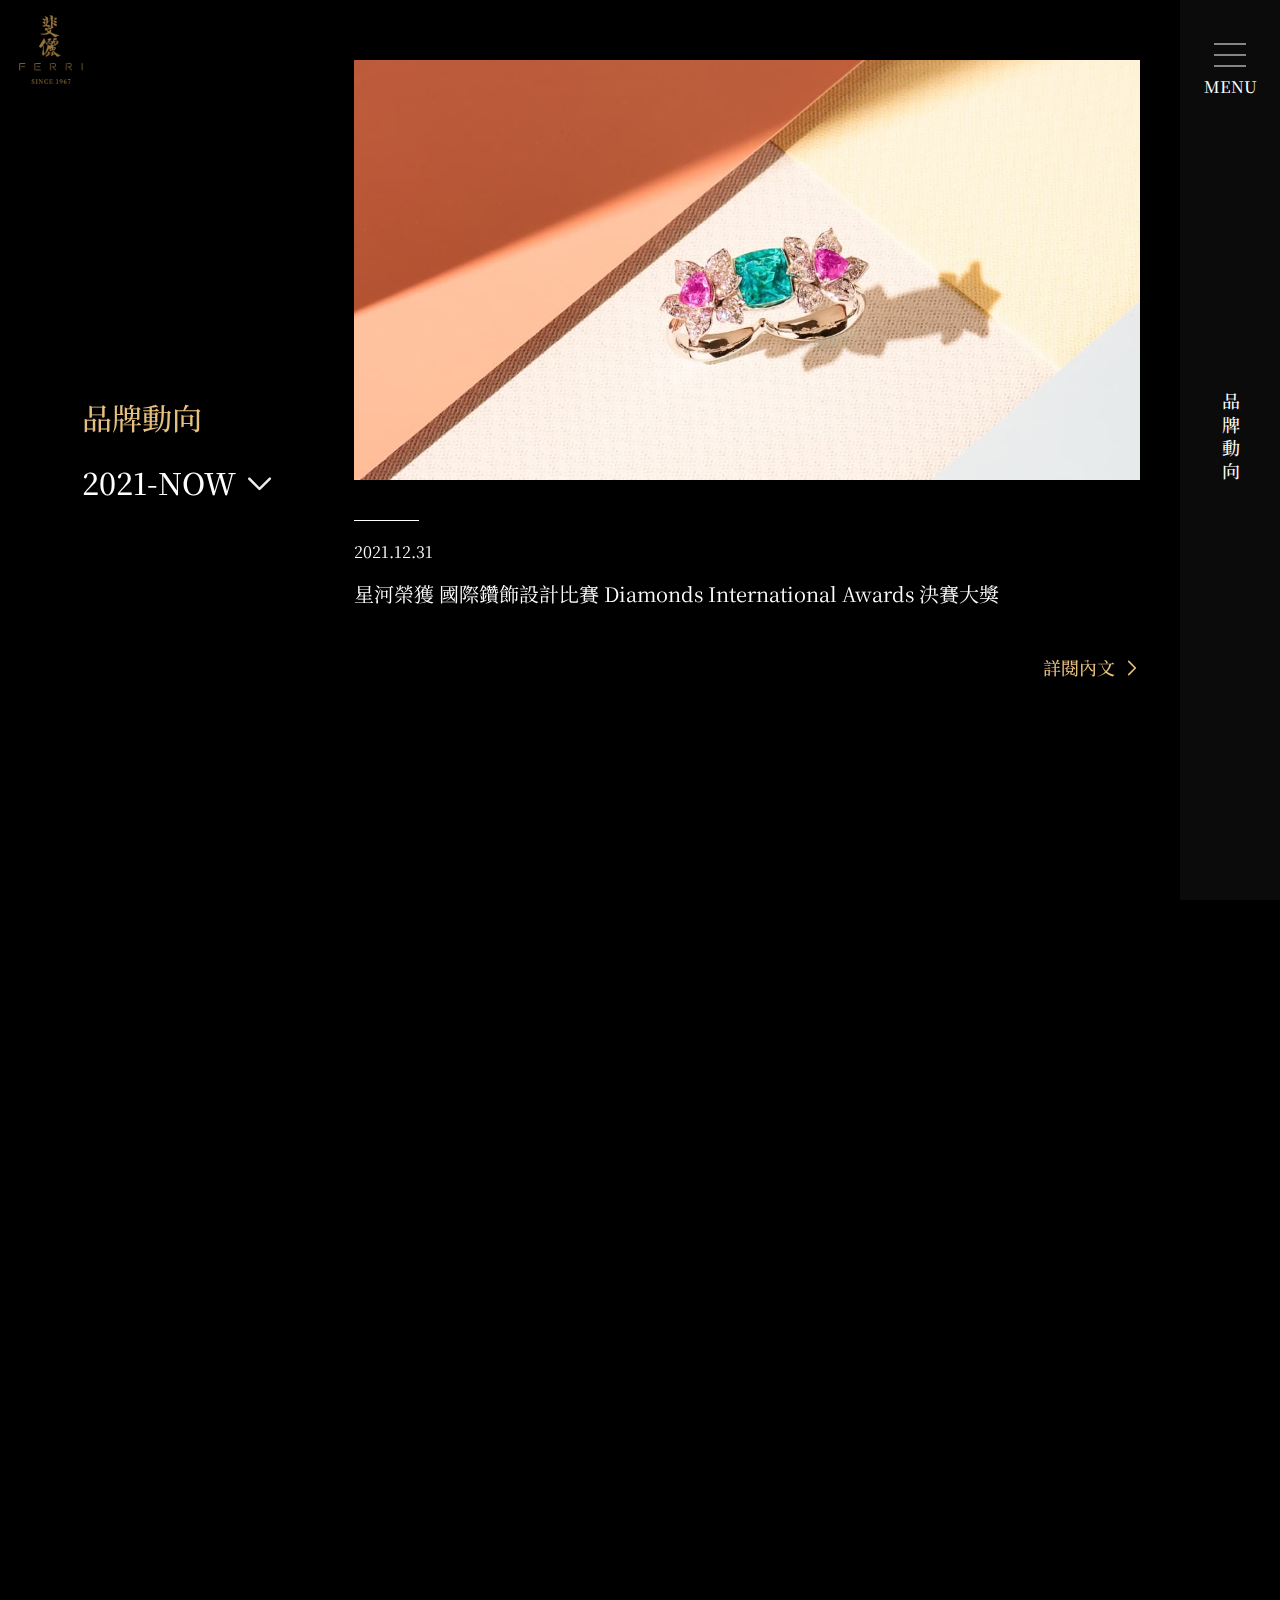
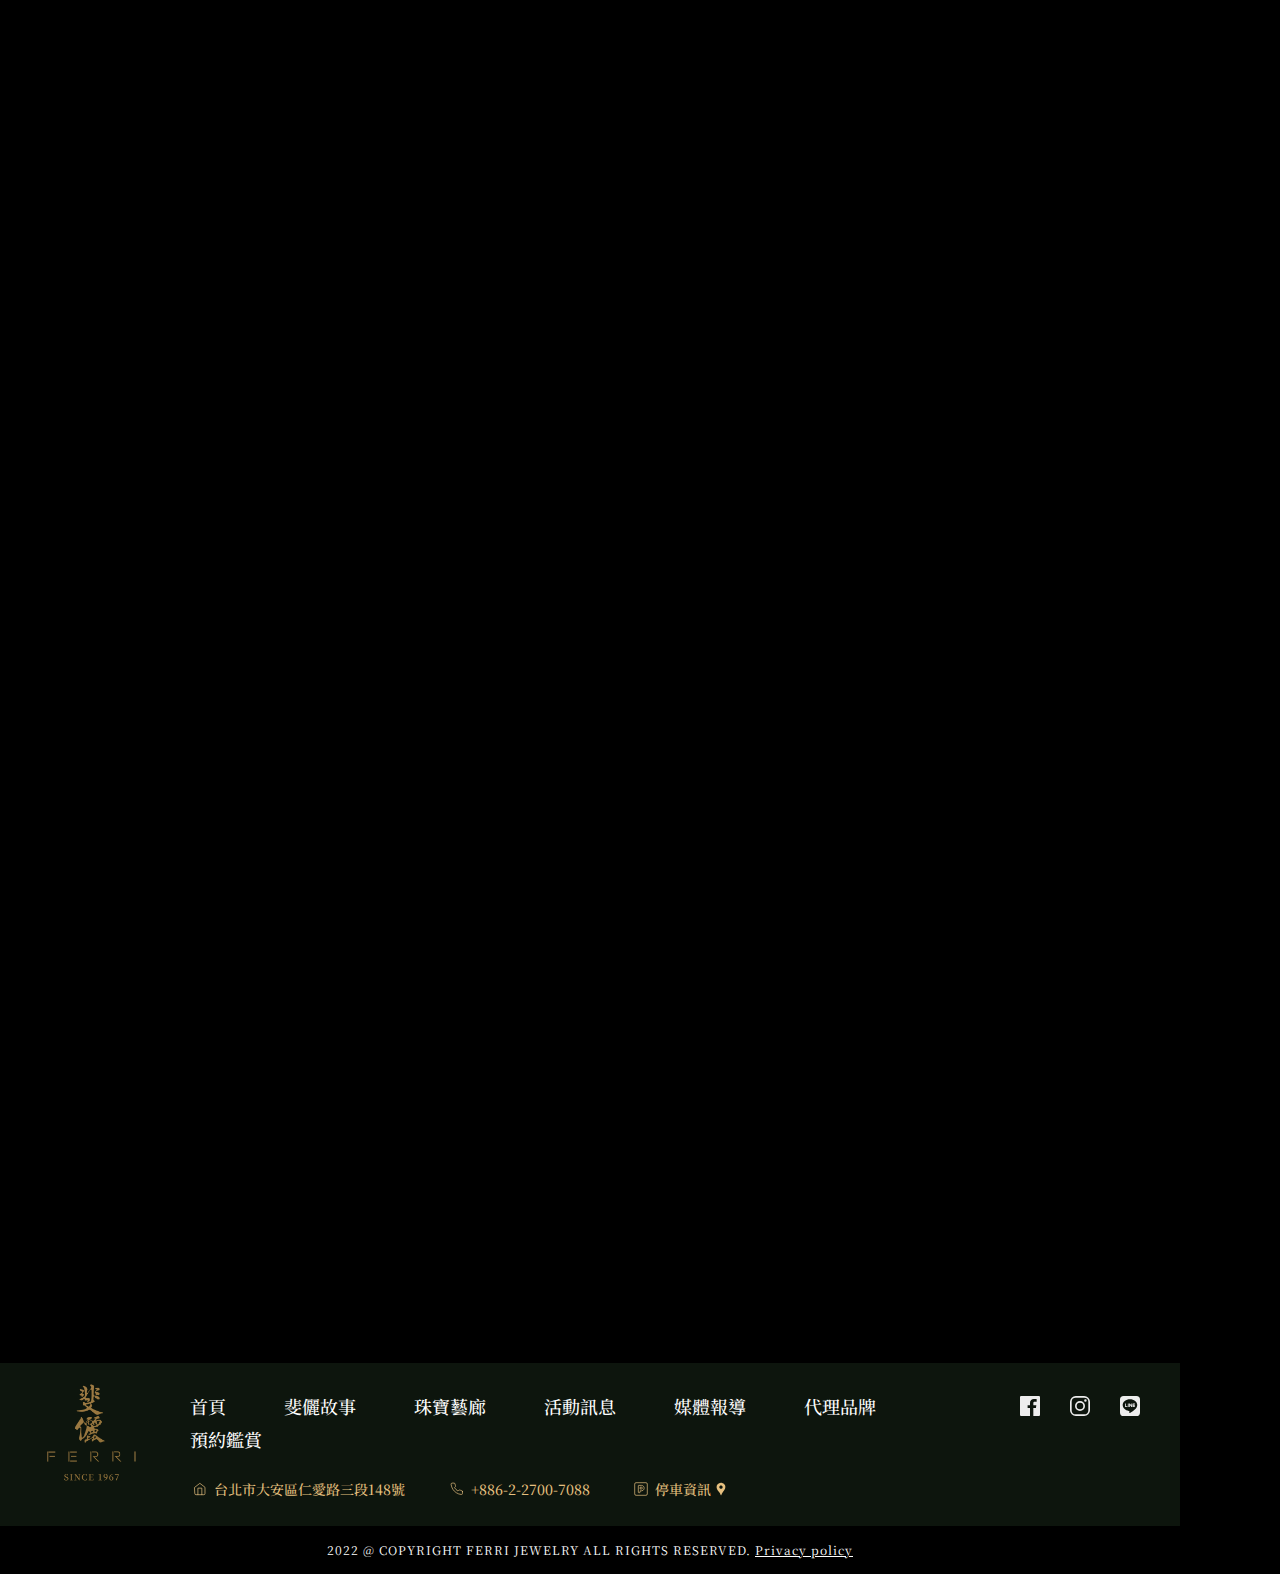
<file: events.html>
<!doctype html>
<html class="no-js" lang="zh-Hant-TW">

<head>
    <meta charset="utf-8">
    <meta http-equiv="X-UA-Compatible" content="ie=edge">
    <title>
        斐儷珠寶</title>
    <meta name="description" content="">
    <meta name="viewport" content="width=device-width, initial-scale=1">
    <meta name="format-detection" content="telephone=no">
    <meta property="og:title" content="">
    <meta property="og:site_name" content="">
    <meta property="og:url" content="">
    <meta property="og:description" content="">
    <meta property="og:type" content="website">
    <link rel="image_src" href="/content/images/fb.jpg">
    <meta property="og:image" content="/content/images/fb.jpg">
    <meta property="og:image:width" content="1200">
    <meta property="og:image:height" content="628">
    <link rel="manifest" href="./site.json" crossorigin="use-credentials">
    <link rel="shortcut icon" href="./favicon.ico" />
    <link rel="apple-touch-icon" href="./content/images/touch/icon-192x192.png">
    <link rel="stylesheet" href="./content/vendor/aos/aos.css">
<link rel="stylesheet" href="./content/css/normalize.min.css">
    <link rel="stylesheet" href="./content/vendor/overlay-scrollbars/OverlayScrollbars.min.css">
    <link rel="stylesheet" href="./content/css/all.min.css">
    <link rel="preconnect" href="https://fonts.gstatic.com">
    <link href="https://fonts.googleapis.com/css2?family=Noto+Serif+TC:wght@400;500;700&family=Roboto:wght@400;500;700&display=swap" rel="stylesheet">
    <link rel="stylesheet" href="./content/css/list.min.css">
<meta name="theme-color" content="#fafafa">
</head>

<body>
    <div class="container">
        <header class="header">
            <div class="header-head">
                <div class="head" >
                    <a class="head-logo" href="./index.html">
                        <img src="./content/images/logo/logo-gld.png" alt="">
                    </a>
                    </div>
                </div>
            <div class="header-menu">
                <div class="menu ">
                    <div class="menu-burger">
                        <a href="#" class="burger" data-burger>
                            <div class="burger-bar"></div>
                            <div class="burger-bar"></div>
                            <div class="burger-bar"></div>
                            <div class="burger-text">MENU</div>
                        </a>
                    </div>
                    <div class="menu-title">
                        <span >品牌動向</span>
                        </div>
                    <div class="menu-nav" data-menu>
                        <div class="nav">
                            <a class="nav-logo" href="./index.html">
                                <img src="./content/images/logo/logo-gld.png" alt="">
                            </a>
                            <div class="nav-content" data-scrollbar>
                                <div class="nav-wrap">
                                    <div class="nav-group">
                                        <div class="nav-title">MENU</div>
                                        <div class="nav-item">
                                            <a href="./gallery.html" class="nav-link">珠寶藝廊 Jewelry Gallery</a>
                                        </div>
                                        <div class="nav-item">
                                            <a href="./events.html" class="nav-link">品牌動向 Events</a>
                                        </div>
                                        <div class="nav-item">
                                            <a href="./media.html" class="nav-link">媒體報導 Media Exposures</a>
                                        </div>
                                        <div class="nav-item">
                                            <a href="./about.html" class="nav-link">斐儷故事 About FERRI Jewelry</a>
                                            </div>
                                        <div class="nav-item">
                                            <a href="https://www.diamondbank.asia/" class="nav-link" target="_blank">
                                                代理品牌 Overseas Brand Agents<br>
                                                <img src="./content/images/logo/diamondBank.svg" alt="">
                                            </a>
                                        </div>
                                    </div>
                                    <div class="nav-group">
                                        <div class="nav-title">CONTACT</div>
                                        <div class="nav-item">
                                            <a href="./contact.html" class="nav-link underline">預約鑑賞 BOOKING</a>
                                        </div>
                                        <div class="nav-item">
                                            <a href="tel:+886-2-27007088" class="nav-link">來電洽詢 +886-2-2700-7088</a>
                                        </div>
                                    </div>
                                    <div class="nav-group">
                                        <div class="nav-item">
                                            <div class="social">
                                                <a href="https://www.facebook.com/Ferri-Jewelry-755932451170058/" class="social-item" target="_blank">
                                                    <img src="./content/images/icon/social/fb-wt.svg" alt="">
                                                </a>
                                                <a href="https://www.instagram.com/ferrijewelry_taipei/" class="social-item" target="_blank">
                                                    <img src="./content/images/icon/social/ig-wt.svg" alt="">
                                                </a>
                                                <a href="https://lin.ee/32tsXUl" class="social-item" target="_blank">
                                                    <img src="./content/images/icon/social/line-wt.svg" alt="">
                                                </a>
                                            </div>
                                        </div>
                                    </div>
                                </div>
                            </div>
                        </div>
                    </div>
                </div>
            </div>
        </header>
        <main class="main ">
            
<div class="block">
    <div class="block-head">
        <div class="block-title">品牌動向</div>
        <div class="block-select">
            <select name="" id="" data-tab-select>
                <option value="2021-NOW">2021-NOW</option>
                <option value="2011-2020">2011-2020</option>
                <option value="2001-2010">2001-2010</option>
            </select>
        </div>
    </div>
    <div class="block-content">
        <article data-tab-content="2021-NOW">
            <section class="articleItem" data-aos="fade">
                <div class="articleItem-pic">
                    <img class="padUp" src="./content/images/list/list01.jpg" alt="">
                    <img class="padDown" src="./content/images/list/list01-mb.jpg" alt="">
                </div>
                <div class="articleItem-content">
                    <div class="articleItem-date">2021.12.31</div>
                    <div class="articleItem-title">星河榮獲 國際鑽飾設計比賽 Diamonds International Awards 決賽大獎</div>
                    <div class="articleItem-link">
                        <a href="./event-detail.html" class="link">
                            <span>詳閱內文</span>
                            <img src="./content/images/icon/arrow-next-gld.svg" alt="">
                        </a>
                    </div>
                </div>
            </section>
            <section class="articleItem" data-aos="fade">
                <div class="articleItem-pic">
                    <img class="padUp" src="./content/images/list/list02.jpg" alt="">
                    <img class="padDown" src="./content/images/list/list02-mb.jpg" alt="">
                </div>
                <div class="articleItem-content">
                    <div class="articleItem-date">2021.12.31</div>
                    <div class="articleItem-title">星河榮獲 國際鑽飾設計比賽 Diamonds International Awards 決賽大獎</div>
                    <div class="articleItem-link">
                        <a href="./event-detail.html" class="link">
                            <span>詳閱內文</span>
                            <img src="./content/images/icon/arrow-next-gld.svg" alt="">
                        </a>
                    </div>
                </div>
            </section>
            <section class="articleItem" data-aos="fade">
                <div class="articleItem-pic">
                    <img class="padUp" src="./content/images/list/list03.jpg" alt="">
                    <img class="padDown" src="./content/images/list/list03-mb.jpg" alt="">
                </div>
                <div class="articleItem-content">
                    <div class="articleItem-date">2021.12.31</div>
                    <div class="articleItem-title">星河榮獲 國際鑽飾設計比賽 Diamonds International Awards 決賽大獎</div>
                    <div class="articleItem-link">
                        <a href="./event-detail.html" class="link">
                            <span>詳閱內文</span>
                            <img src="./content/images/icon/arrow-next-gld.svg" alt="">
                        </a>
                    </div>
                </div>
            </section>
            <section class="articleItem" data-aos="fade">
                <div class="articleItem-pic">
                    <img class="padUp" src="./content/images/list/list04.jpg" alt="">
                    <img class="padDown" src="./content/images/list/list04-mb.jpg" alt="">
                </div>
                <div class="articleItem-content">
                    <div class="articleItem-date">2021.12.31</div>
                    <div class="articleItem-title">星河榮獲 國際鑽飾設計比賽 Diamonds International Awards 決賽大獎</div>
                    <div class="articleItem-link">
                        <a href="./event-detail.html" class="link">
                            <span>詳閱內文</span>
                            <img src="./content/images/icon/arrow-next-gld.svg" alt="">
                        </a>
                    </div>
                </div>
            </section>
            </article>
        <article class="hidden" data-tab-content="2011-2020">
            <section class="articleItem" data-aos="fade">
                <div class="articleItem-pic">
                    <img class="padUp" src="./content/images/list/list05.jpg" alt="">
                    <img class="padDown" src="./content/images/list/list05-mb.jpg" alt="">
                </div>
                <div class="articleItem-content">
                    <div class="articleItem-date">2021.12.31</div>
                    <div class="articleItem-title">Diamonds International Awards 決賽大獎</div>
                    <div class="articleItem-link">
                        <a href="./event-detail.html" class="link">
                            <span>詳閱內文</span>
                            <img src="./content/images/icon/arrow-next-gld.svg" alt="">
                        </a>
                    </div>
                </div>
            </section>
            <section class="articleItem" data-aos="fade">
                <div class="articleItem-pic">
                    <img class="padUp" src="./content/images/list/list06.jpg" alt="">
                    <img class="padDown" src="./content/images/list/list06-mb.jpg" alt="">
                </div>
                <div class="articleItem-content">
                    <div class="articleItem-date">2021.12.31</div>
                    <div class="articleItem-title">Diamonds International Awards 決賽大獎</div>
                    <div class="articleItem-link">
                        <a href="./event-detail.html" class="link">
                            <span>詳閱內文</span>
                            <img src="./content/images/icon/arrow-next-gld.svg" alt="">
                        </a>
                    </div>
                </div>
            </section>
            </article>
        <article class="hidden" data-tab-content="2001-2010">
            <section class="articleItem" data-aos="fade">
                <div class="articleItem-pic">
                    <img class="padUp" src="./content/images/list/list02.jpg" alt="">
                    <img class="padDown" src="./content/images/list/list02-mb.jpg" alt="">
                </div>
                <div class="articleItem-content">
                    <div class="articleItem-date">2021.12.31</div>
                    <div class="articleItem-title">星河榮獲 Diamonds International Awards 決賽大獎</div>
                    <div class="articleItem-link">
                        <a href="./event-detail.html" class="link">
                            <span>詳閱內文</span>
                            <img src="./content/images/icon/arrow-next-gld.svg" alt="">
                        </a>
                    </div>
                </div>
            </section>
            <section class="articleItem" data-aos="fade">
                <div class="articleItem-pic">
                    <img class="padUp" src="./content/images/list/list03.jpg" alt="">
                    <img class="padDown" src="./content/images/list/list03-mb.jpg" alt="">
                </div>
                <div class="articleItem-content">
                    <div class="articleItem-date">2021.12.31</div>
                    <div class="articleItem-title">星河榮獲 Diamonds International Awards 決賽大獎</div>
                    <div class="articleItem-link">
                        <a href="./event-detail.html" class="link">
                            <span>詳閱內文</span>
                            <img src="./content/images/icon/arrow-next-gld.svg" alt="">
                        </a>
                    </div>
                </div>
            </section>
            <section class="articleItem" data-aos="fade">
                <div class="articleItem-pic">
                    <img class="padUp" src="./content/images/list/list04.jpg" alt="">
                    <img class="padDown" src="./content/images/list/list04-mb.jpg" alt="">
                </div>
                <div class="articleItem-content">
                    <div class="articleItem-date">2021.12.31</div>
                    <div class="articleItem-title">星河榮獲 Diamonds International Awards 決賽大獎</div>
                    <div class="articleItem-link">
                        <a href="./event-detail.html" class="link">
                            <span>詳閱內文</span>
                            <img src="./content/images/icon/arrow-next-gld.svg" alt="">
                        </a>
                    </div>
                </div>
            </section>
            </article>
    </div>
</div>
</main>
        <footer class="footer">
            <div class="footer-main">
                <div class="footer-wrap">
                    <a class="footer-logo" href="./index.html">
                        <img src="./content/images/logo/logo-gld.png" alt="">
                    </a>
                    <div class="footer-content">
                        <div class="links">
                            <a href="./index.html">首頁</a>
                            <a href="./about.html">斐儷故事</a>
                            <a href="./gallery.html">珠寶藝廊</a>
                            <a href="./events.html">活動訊息</a>
                            <a href="./media.html">媒體報導</a>
                            <a href="https://www.diamondbank.asia/" target="_blank">代理品牌</a>
                            <a href="./contact.html">預約鑑賞</a>
                        </div>
                        <div class="info">
                            <a href="https://goo.gl/maps/aDiq2KQfApy2fcAs9" class="info-item" target="_blank">
                                <div class="info-icon">
                                    <img src="./content/images/icon/home-gld.svg" alt="">
                                </div>
                                <div class="info-text">
                                    台北市大安區仁愛路三段148號
                                </div>
                            </a>
                            <a href="tel:+886-2-27007088" class="info-item">
                                <div class="info-icon">
                                    <img src="./content/images/icon/phone-gld.svg" alt="">
                                </div>
                                <div class="info-text">
                                    +886-2-2700-7088
                                </div>
                            </a>
                            <a href="https://goo.gl/maps/6eJdFBbDf8xZPTq46" class="info-item" target="_blank">
                                <div class="info-icon">
                                    <img src="./content/images/icon/parking-gld.svg" alt="">
                                </div>
                                <div class="info-text">
                                    停車資訊
                                </div>
                                <div class="info-icon">
                                    <img src="./content/images/icon/map-gld.svg" alt="">
                                </div>
                            </a>
                        </div>
                    </div>
                    <div class="footer-social">
                        <div class="social">
                            <a href="https://www.facebook.com/Ferri-Jewelry-755932451170058/" class="social-item" target="_blank">
                                <img class="padUp" src="./content/images/icon/social/fb-wt.svg" alt="">
                                <img class="padDown" src="./content/images/icon/social/fb-gld.svg" alt="">
                            </a>
                            <a href="https://www.instagram.com/ferrijewelry_taipei/" class="social-item" target="_blank">
                                <img class="padUp" src="./content/images/icon/social/ig-wt.svg" alt="">
                                <img class="padDown" src="./content/images/icon/social/ig-gld.svg" alt="">
                            </a>
                            <a href="https://lin.ee/32tsXUl" class="social-item" target="_blank">
                                <img class="padUp" src="./content/images/icon/social/line-wt.svg" alt="">
                                <img class="padDown" src="./content/images/icon/social/line-gld.svg" alt="">
                            </a>
                        </div>
                    </div>
                </div>
            </div>
            <div class="footer-copyright">
                <div class="footer-wrap">2022 @ COPYRIGHT FERRI JEWELRY ALL RIGHTS RESERVED. <a href="#" data-popup-btn>Privacy policy</a></div>
            </div>
        </footer>
        </div>
    <div class="popup" data-popup>
        <div class="popup-box">
            <a href="#" class="popup-close" data-popup-btn></a>
            <div class="popup-title">隱私條款</div>
            <div class="popup-content" data-scrollbar>
                感謝您瀏覽 斐儷珠寶 網站。以下資訊將詳述 斐儷珠寶 網站的隱私權條款，以及我們將如何使用所蒐集到的資料。同時也提醒您，如您在 斐儷珠寶 網站留下個資，請勿公開您的個人資料，以免您的個人權益受損，或遭到其他有心人士蒐集及利用。並建議您在離開網站時登出個人身分，特別是在使用公用電腦時。<br>
                <br>
                <b>資料的收集和使用</b><br>
                在特定的訊息或是活動功能網頁，您可選擇向我們提供自己的個人資料，包括任何可用以確認某個人的身份的資料，包括但不限於姓名（全名）、住宅地址、電郵地址、您感興趣的商品資料、性別、生日、電話號碼或其他聯絡資料。我們或會把您在不同時間提供予我們的資料匯集結合 CRM 資料庫做為 斐儷珠寶 日後營運或是業務、資訊推廣上所使用。<br>
                <br>
                <b>使用您的個人資料</b><br>
                我們會使用所收集的資料，作為以下用途：<br>
                <ul>
                    <li>為您的瀏覽體驗提供便利，並提供更好的服務。</li>
                    <li>確認及追蹤您的商品清單。</li>
                    <li>解答您的查詢，回應您的要求。</li>
                    <li>比較及查驗您的個人資料，確保其完整無漏，準確無誤。</li>
                    <li>防範及偵測詐騙或濫用行為。</li>
                    <li>改善我們的網站、服務、產品選擇、營銷及推廣策略，以及整體的客戶體驗。</li>
                    <li>瞭解您對產品和服務的偏好。</li>
                    <li>了解我們客戶的人口結構、偏好、興趣和行為，以及透過電郵、郵件或電話方式，向您提供有關我們認為您或會喜歡的產品和服務的資料。</li>
                    <li>使用 斐儷珠寶 推薦服務 ( 包含社群網站所提供之 API 功能 )，您就能推薦朋友到訪 斐儷珠寶 網站，或向他們傳送產品資料。</li>
                    <li>我們有可能會把您的個人資料與獲信任的夥伴分享。</li>
                </ul>
                <br>
                <b>連結</b><br>
                我們的網站可能會提供通往其他第三方網站的連結，如為第三方網站，即代表不受我們管控，亦不受我們隱私權政策涵蓋。建議您直接該網站的隱私權政策，以確保您的權益。<br>
                <br>
                <b>安全</b><br>
                斐儷珠寶 致力保護您與我們分享的可用以辨識個人身份的資料。 我們使用一系列實體和電子保安技術、程序和組織措施，以保護您的可用以辨識個人身份的資料，使其不致遭他人以未獲授權方式存取、使用或披露。當我們經網路傳輸敏感的個人資料（如信用卡資料）時，我們均利用安全套接層 ( SSL ) 加密技術將之保護。儘管我們在收取您的個人資料後即致力將之保護，仍無法保證經網路或任何其他公共網絡所作的數據傳輸達致 100 % 的安全性，因此，我們不能就您向我們披露或傳輸的任何資料之安全性作出任何保證或擔保。<br>
                <br>
                <b>存取更新您的資料</b><br>
                如您希望存取、更新或刪除屬於您的個人相關資料，我們樂意提供協助，請與我們聯絡。
            </div>
        </div>
    </div>
    <script src="./content/vendor/modernizr-3.11.7.min.js"></script>
    <script src="./content/vendor/jquery-3.6.0.min.js"></script>
    <script src="./content/vendor/overlay-scrollbars/jquery.overlayScrollbars.min.js"></script>
    <script src="./content/vendor/aos/aos.js"></script>
<script src="./content/js/all.min.js"></script>
    <script src="./content/js/list.min.js"></script>
</body>

</html>
</file>
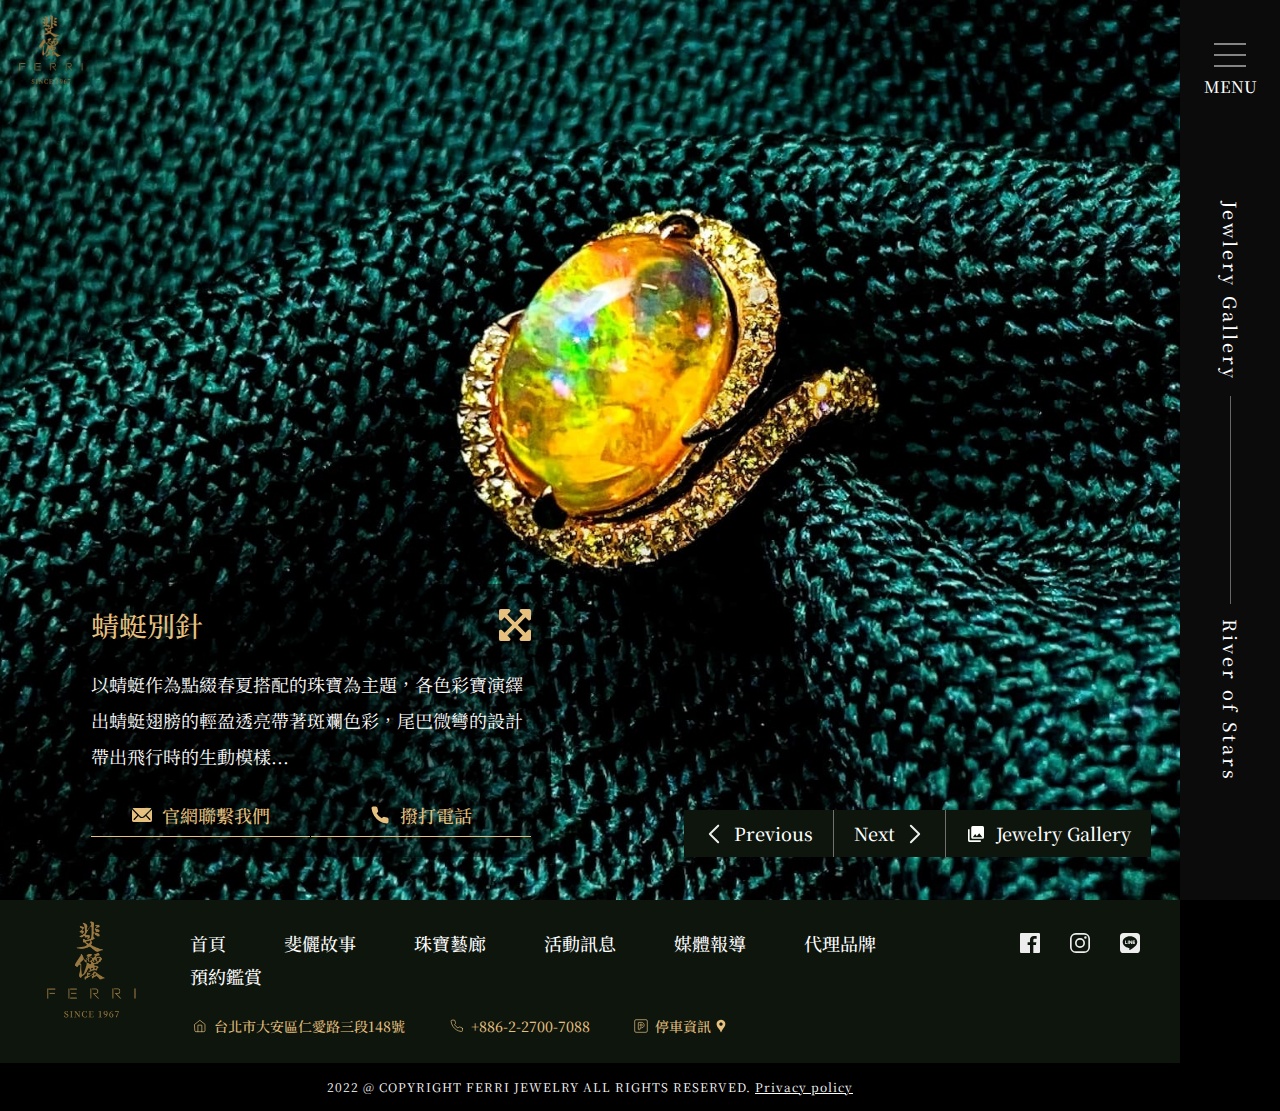
<file: gallery-detail.html>
<!doctype html>
<html class="no-js" lang="zh-Hant-TW">

<head>
    <meta charset="utf-8">
    <meta http-equiv="X-UA-Compatible" content="ie=edge">
    <title>
        斐儷珠寶</title>
    <meta name="description" content="">
    <meta name="viewport" content="width=device-width, initial-scale=1">
    <meta name="format-detection" content="telephone=no">
    <meta property="og:title" content="">
    <meta property="og:site_name" content="">
    <meta property="og:url" content="">
    <meta property="og:description" content="">
    <meta property="og:type" content="website">
    <link rel="image_src" href="/content/images/fb.jpg">
    <meta property="og:image" content="/content/images/fb.jpg">
    <meta property="og:image:width" content="1200">
    <meta property="og:image:height" content="628">
    <link rel="manifest" href="./site.json" crossorigin="use-credentials">
    <link rel="shortcut icon" href="./favicon.ico" />
    <link rel="apple-touch-icon" href="./content/images/touch/icon-192x192.png">
    <link rel="stylesheet" href="./content/css/normalize.min.css">
    <link rel="stylesheet" href="./content/vendor/overlay-scrollbars/OverlayScrollbars.min.css">
    <link rel="stylesheet" href="./content/css/all.min.css">
    <link rel="preconnect" href="https://fonts.gstatic.com">
    <link href="https://fonts.googleapis.com/css2?family=Noto+Serif+TC:wght@400;500;700&family=Roboto:wght@400;500;700&display=swap" rel="stylesheet">
    <link rel="stylesheet" href="./content/css/gallery.min.css">
<meta name="theme-color" content="#fafafa">
</head>

<body>
    <div class="container">
        <header class="header">
            <div class="header-head">
                <div class="head" >
                    <a class="head-logo" href="./index.html">
                        <img src="./content/images/logo/logo-gld.png" alt="">
                    </a>
                    </div>
                </div>
            <div class="header-menu">
                <div class="menu galleryLayout">
                    <div class="menu-burger">
                        <a href="#" class="burger" data-burger>
                            <div class="burger-bar"></div>
                            <div class="burger-bar"></div>
                            <div class="burger-bar"></div>
                            <div class="burger-text">MENU</div>
                        </a>
                    </div>
                    <div class="menu-title">
                        <span >Jewlery Gallery</span>
                        <span >River of Stars</span>
                        </div>
                    <div class="menu-nav" data-menu>
                        <div class="nav">
                            <a class="nav-logo" href="./index.html">
                                <img src="./content/images/logo/logo-gld.png" alt="">
                            </a>
                            <div class="nav-content" data-scrollbar>
                                <div class="nav-wrap">
                                    <div class="nav-group">
                                        <div class="nav-title">MENU</div>
                                        <div class="nav-item">
                                            <a href="./gallery.html" class="nav-link">珠寶藝廊 Jewelry Gallery</a>
                                        </div>
                                        <div class="nav-item">
                                            <a href="./events.html" class="nav-link">品牌動向 Events</a>
                                        </div>
                                        <div class="nav-item">
                                            <a href="./media.html" class="nav-link">媒體報導 Media Exposures</a>
                                        </div>
                                        <div class="nav-item">
                                            <a href="./about.html" class="nav-link">斐儷故事 About FERRI Jewelry</a>
                                            </div>
                                        <div class="nav-item">
                                            <a href="https://www.diamondbank.asia/" class="nav-link" target="_blank">
                                                代理品牌 Overseas Brand Agents<br>
                                                <img src="./content/images/logo/diamondBank.svg" alt="">
                                            </a>
                                        </div>
                                    </div>
                                    <div class="nav-group">
                                        <div class="nav-title">CONTACT</div>
                                        <div class="nav-item">
                                            <a href="./contact.html" class="nav-link underline">預約鑑賞 BOOKING</a>
                                        </div>
                                        <div class="nav-item">
                                            <a href="tel:+886-2-27007088" class="nav-link">來電洽詢 +886-2-2700-7088</a>
                                        </div>
                                    </div>
                                    <div class="nav-group">
                                        <div class="nav-item">
                                            <div class="social">
                                                <a href="https://www.facebook.com/Ferri-Jewelry-755932451170058/" class="social-item" target="_blank">
                                                    <img src="./content/images/icon/social/fb-wt.svg" alt="">
                                                </a>
                                                <a href="https://www.instagram.com/ferrijewelry_taipei/" class="social-item" target="_blank">
                                                    <img src="./content/images/icon/social/ig-wt.svg" alt="">
                                                </a>
                                                <a href="https://lin.ee/32tsXUl" class="social-item" target="_blank">
                                                    <img src="./content/images/icon/social/line-wt.svg" alt="">
                                                </a>
                                            </div>
                                        </div>
                                    </div>
                                </div>
                            </div>
                        </div>
                    </div>
                </div>
            </div>
        </header>
        <main class="main ">
            
<section class="detail">
    <div class="detail-bg">
        <img class="pcUp" src="./content/images/product/product01.jpg" alt="">
        <img class="pcDown" src="./content/images/product/product01-mb.jpg" alt="">
    </div>
    <div class="detail-action">
        <div class="action">
            <a href="#" class="btn -gallery">
                <img src="./content/images/icon/arrow-prev.svg" alt="">
                <span>Previous</span>
            </a>
            <a href="#" class="btn -gallery">
                <span>Next</span>
                <img src="./content/images/icon/arrow-next.svg" alt="">
            </a>
        </div>
        <div class="action">
            <a href="./gallery.html" class="btn -gallery -notArrow">
                <div class="btn-icon -album"></div>
                <span>Jewelry Gallery</span>
            </a>
        </div>
    </div>
    <div class="detail-content">
        <div class="content" data-collapse>
            <a href="#" class="content-collapse" data-collapse-btn></a>
            <div class="content-title">蜻蜓別針</div>
            <div class="content-wrap">
                <div class="content-text -simple">以蜻蜓作為點綴春夏搭配的珠寶為主題，各色彩寶演繹出蜻蜓翅膀的輕盈透亮帶著斑斕色彩，尾巴微彎的設計帶出飛行時的生動模樣...</div>
                <div class="content-text -detail">以蜻蜓作為點綴春夏搭配的珠寶為主題，各色彩寶演繹出蜻蜓翅膀的輕盈透亮帶著斑斕色彩，尾巴微彎的設計帶出飛行時的生動模樣，隨著不同角度的配戴呈現出不同姿態。以蜻蜓作為點綴春夏搭配的珠寶為主題，各色彩寶演繹出蜻蜓翅膀的輕盈透亮帶著斑斕色彩，尾巴微彎的設計帶出飛行時的生動模樣，隨著不同角度的配戴呈現出不同姿態。</div>
                <div class="content-action">
                    <a href="./contact.html" class="subBtn">
                        <div class="subBtn-icon mail"></div>
                        <span>官網聯繫我們</span>
                    </a>
                    <a href="tel:+886-2-27007088" class="subBtn">
                        <div class="subBtn-icon phone"></div>
                        <span>撥打電話</span>
                    </a>
                </div>
            </div>
        </div>
    </div>
</section>
</main>
        <footer class="footer">
            <div class="footer-main">
                <div class="footer-wrap">
                    <a class="footer-logo" href="./index.html">
                        <img src="./content/images/logo/logo-gld.png" alt="">
                    </a>
                    <div class="footer-content">
                        <div class="links">
                            <a href="./index.html">首頁</a>
                            <a href="./about.html">斐儷故事</a>
                            <a href="./gallery.html">珠寶藝廊</a>
                            <a href="./events.html">活動訊息</a>
                            <a href="./media.html">媒體報導</a>
                            <a href="https://www.diamondbank.asia/" target="_blank">代理品牌</a>
                            <a href="./contact.html">預約鑑賞</a>
                        </div>
                        <div class="info">
                            <a href="https://goo.gl/maps/aDiq2KQfApy2fcAs9" class="info-item" target="_blank">
                                <div class="info-icon">
                                    <img src="./content/images/icon/home-gld.svg" alt="">
                                </div>
                                <div class="info-text">
                                    台北市大安區仁愛路三段148號
                                </div>
                            </a>
                            <a href="tel:+886-2-27007088" class="info-item">
                                <div class="info-icon">
                                    <img src="./content/images/icon/phone-gld.svg" alt="">
                                </div>
                                <div class="info-text">
                                    +886-2-2700-7088
                                </div>
                            </a>
                            <a href="https://goo.gl/maps/6eJdFBbDf8xZPTq46" class="info-item" target="_blank">
                                <div class="info-icon">
                                    <img src="./content/images/icon/parking-gld.svg" alt="">
                                </div>
                                <div class="info-text">
                                    停車資訊
                                </div>
                                <div class="info-icon">
                                    <img src="./content/images/icon/map-gld.svg" alt="">
                                </div>
                            </a>
                        </div>
                    </div>
                    <div class="footer-social">
                        <div class="social">
                            <a href="https://www.facebook.com/Ferri-Jewelry-755932451170058/" class="social-item" target="_blank">
                                <img class="padUp" src="./content/images/icon/social/fb-wt.svg" alt="">
                                <img class="padDown" src="./content/images/icon/social/fb-gld.svg" alt="">
                            </a>
                            <a href="https://www.instagram.com/ferrijewelry_taipei/" class="social-item" target="_blank">
                                <img class="padUp" src="./content/images/icon/social/ig-wt.svg" alt="">
                                <img class="padDown" src="./content/images/icon/social/ig-gld.svg" alt="">
                            </a>
                            <a href="https://lin.ee/32tsXUl" class="social-item" target="_blank">
                                <img class="padUp" src="./content/images/icon/social/line-wt.svg" alt="">
                                <img class="padDown" src="./content/images/icon/social/line-gld.svg" alt="">
                            </a>
                        </div>
                    </div>
                </div>
            </div>
            <div class="footer-copyright">
                <div class="footer-wrap">2022 @ COPYRIGHT FERRI JEWELRY ALL RIGHTS RESERVED. <a href="#" data-popup-btn>Privacy policy</a></div>
            </div>
        </footer>
        </div>
    <div class="popup" data-popup>
        <div class="popup-box">
            <a href="#" class="popup-close" data-popup-btn></a>
            <div class="popup-title">隱私條款</div>
            <div class="popup-content" data-scrollbar>
                感謝您瀏覽 斐儷珠寶 網站。以下資訊將詳述 斐儷珠寶 網站的隱私權條款，以及我們將如何使用所蒐集到的資料。同時也提醒您，如您在 斐儷珠寶 網站留下個資，請勿公開您的個人資料，以免您的個人權益受損，或遭到其他有心人士蒐集及利用。並建議您在離開網站時登出個人身分，特別是在使用公用電腦時。<br>
                <br>
                <b>資料的收集和使用</b><br>
                在特定的訊息或是活動功能網頁，您可選擇向我們提供自己的個人資料，包括任何可用以確認某個人的身份的資料，包括但不限於姓名（全名）、住宅地址、電郵地址、您感興趣的商品資料、性別、生日、電話號碼或其他聯絡資料。我們或會把您在不同時間提供予我們的資料匯集結合 CRM 資料庫做為 斐儷珠寶 日後營運或是業務、資訊推廣上所使用。<br>
                <br>
                <b>使用您的個人資料</b><br>
                我們會使用所收集的資料，作為以下用途：<br>
                <ul>
                    <li>為您的瀏覽體驗提供便利，並提供更好的服務。</li>
                    <li>確認及追蹤您的商品清單。</li>
                    <li>解答您的查詢，回應您的要求。</li>
                    <li>比較及查驗您的個人資料，確保其完整無漏，準確無誤。</li>
                    <li>防範及偵測詐騙或濫用行為。</li>
                    <li>改善我們的網站、服務、產品選擇、營銷及推廣策略，以及整體的客戶體驗。</li>
                    <li>瞭解您對產品和服務的偏好。</li>
                    <li>了解我們客戶的人口結構、偏好、興趣和行為，以及透過電郵、郵件或電話方式，向您提供有關我們認為您或會喜歡的產品和服務的資料。</li>
                    <li>使用 斐儷珠寶 推薦服務 ( 包含社群網站所提供之 API 功能 )，您就能推薦朋友到訪 斐儷珠寶 網站，或向他們傳送產品資料。</li>
                    <li>我們有可能會把您的個人資料與獲信任的夥伴分享。</li>
                </ul>
                <br>
                <b>連結</b><br>
                我們的網站可能會提供通往其他第三方網站的連結，如為第三方網站，即代表不受我們管控，亦不受我們隱私權政策涵蓋。建議您直接該網站的隱私權政策，以確保您的權益。<br>
                <br>
                <b>安全</b><br>
                斐儷珠寶 致力保護您與我們分享的可用以辨識個人身份的資料。 我們使用一系列實體和電子保安技術、程序和組織措施，以保護您的可用以辨識個人身份的資料，使其不致遭他人以未獲授權方式存取、使用或披露。當我們經網路傳輸敏感的個人資料（如信用卡資料）時，我們均利用安全套接層 ( SSL ) 加密技術將之保護。儘管我們在收取您的個人資料後即致力將之保護，仍無法保證經網路或任何其他公共網絡所作的數據傳輸達致 100 % 的安全性，因此，我們不能就您向我們披露或傳輸的任何資料之安全性作出任何保證或擔保。<br>
                <br>
                <b>存取更新您的資料</b><br>
                如您希望存取、更新或刪除屬於您的個人相關資料，我們樂意提供協助，請與我們聯絡。
            </div>
        </div>
    </div>
    <script src="./content/vendor/modernizr-3.11.7.min.js"></script>
    <script src="./content/vendor/jquery-3.6.0.min.js"></script>
    <script src="./content/vendor/overlay-scrollbars/jquery.overlayScrollbars.min.js"></script>
    <script src="./content/js/all.min.js"></script>
    <script src="./content/js/product.min.js"></script>
</body>

</html>
</file>
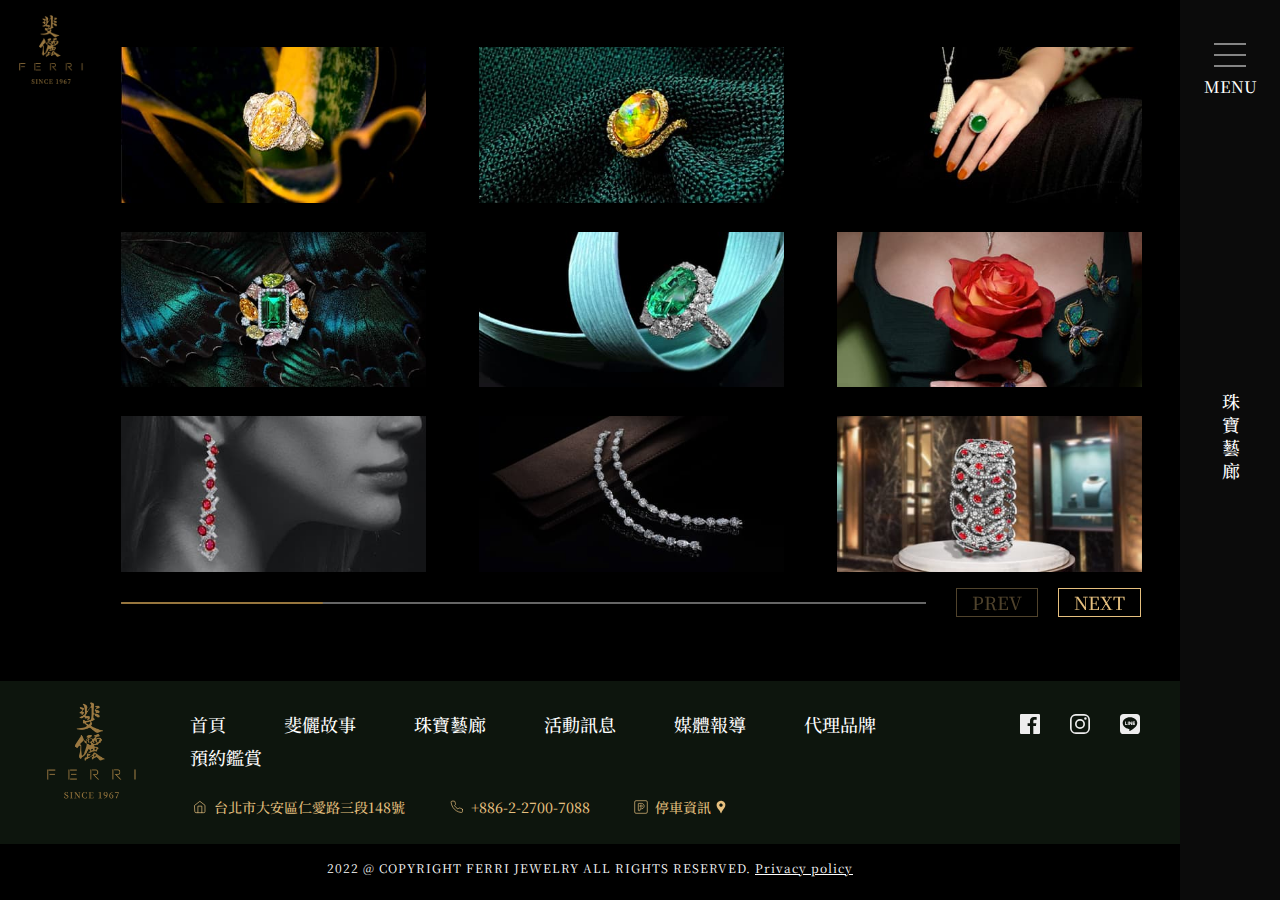
<file: gallery.html>
<!doctype html>
<html class="no-js" lang="zh-Hant-TW">

<head>
    <meta charset="utf-8">
    <meta http-equiv="X-UA-Compatible" content="ie=edge">
    <title>
        斐儷珠寶</title>
    <meta name="description" content="">
    <meta name="viewport" content="width=device-width, initial-scale=1">
    <meta name="format-detection" content="telephone=no">
    <meta property="og:title" content="">
    <meta property="og:site_name" content="">
    <meta property="og:url" content="">
    <meta property="og:description" content="">
    <meta property="og:type" content="website">
    <link rel="image_src" href="/content/images/fb.jpg">
    <meta property="og:image" content="/content/images/fb.jpg">
    <meta property="og:image:width" content="1200">
    <meta property="og:image:height" content="628">
    <link rel="manifest" href="./site.json" crossorigin="use-credentials">
    <link rel="shortcut icon" href="./favicon.ico" />
    <link rel="apple-touch-icon" href="./content/images/touch/icon-192x192.png">
    
<link rel="stylesheet" href="./content/vendor/aos/aos.css">
<link rel="stylesheet" href="./content/vendor/swiper/swiper.min.css" />
<link rel="stylesheet" href="./content/css/normalize.min.css">
    <link rel="stylesheet" href="./content/vendor/overlay-scrollbars/OverlayScrollbars.min.css">
    <link rel="stylesheet" href="./content/css/all.min.css">
    <link rel="preconnect" href="https://fonts.gstatic.com">
    <link href="https://fonts.googleapis.com/css2?family=Noto+Serif+TC:wght@400;500;700&family=Roboto:wght@400;500;700&display=swap" rel="stylesheet">
    <link rel="stylesheet" href="./content/css/gallery.min.css">
<meta name="theme-color" content="#fafafa">
</head>

<body>
    <div class="container">
        <header class="header">
            <div class="header-head">
                <div class="head" >
                    <a class="head-logo" href="./index.html">
                        <img src="./content/images/logo/logo-gld.png" alt="">
                    </a>
                    </div>
                </div>
            <div class="header-menu">
                <div class="menu ">
                    <div class="menu-burger">
                        <a href="#" class="burger" data-burger>
                            <div class="burger-bar"></div>
                            <div class="burger-bar"></div>
                            <div class="burger-bar"></div>
                            <div class="burger-text">MENU</div>
                        </a>
                    </div>
                    <div class="menu-title">
                        <span >珠寶藝廊</span>
                        </div>
                    <div class="menu-nav" data-menu>
                        <div class="nav">
                            <a class="nav-logo" href="./index.html">
                                <img src="./content/images/logo/logo-gld.png" alt="">
                            </a>
                            <div class="nav-content" data-scrollbar>
                                <div class="nav-wrap">
                                    <div class="nav-group">
                                        <div class="nav-title">MENU</div>
                                        <div class="nav-item">
                                            <a href="./gallery.html" class="nav-link">珠寶藝廊 Jewelry Gallery</a>
                                        </div>
                                        <div class="nav-item">
                                            <a href="./events.html" class="nav-link">品牌動向 Events</a>
                                        </div>
                                        <div class="nav-item">
                                            <a href="./media.html" class="nav-link">媒體報導 Media Exposures</a>
                                        </div>
                                        <div class="nav-item">
                                            <a href="./about.html" class="nav-link">斐儷故事 About FERRI Jewelry</a>
                                            </div>
                                        <div class="nav-item">
                                            <a href="https://www.diamondbank.asia/" class="nav-link" target="_blank">
                                                代理品牌 Overseas Brand Agents<br>
                                                <img src="./content/images/logo/diamondBank.svg" alt="">
                                            </a>
                                        </div>
                                    </div>
                                    <div class="nav-group">
                                        <div class="nav-title">CONTACT</div>
                                        <div class="nav-item">
                                            <a href="./contact.html" class="nav-link underline">預約鑑賞 BOOKING</a>
                                        </div>
                                        <div class="nav-item">
                                            <a href="tel:+886-2-27007088" class="nav-link">來電洽詢 +886-2-2700-7088</a>
                                        </div>
                                    </div>
                                    <div class="nav-group">
                                        <div class="nav-item">
                                            <div class="social">
                                                <a href="https://www.facebook.com/Ferri-Jewelry-755932451170058/" class="social-item" target="_blank">
                                                    <img src="./content/images/icon/social/fb-wt.svg" alt="">
                                                </a>
                                                <a href="https://www.instagram.com/ferrijewelry_taipei/" class="social-item" target="_blank">
                                                    <img src="./content/images/icon/social/ig-wt.svg" alt="">
                                                </a>
                                                <a href="https://lin.ee/32tsXUl" class="social-item" target="_blank">
                                                    <img src="./content/images/icon/social/line-wt.svg" alt="">
                                                </a>
                                            </div>
                                        </div>
                                    </div>
                                </div>
                            </div>
                        </div>
                    </div>
                </div>
            </div>
        </header>
        <main class="main ">
            
<section class="gallery padUp" data-swiper="pc" data-aos="fade">
    <div class="swiper-wrapper">
        
        <div class="swiper-slide">
            <div class="gird">
                
                <a href="./gallery-detail.html" class="gird-item">
                    <img src="./content/images/gallery/gallery01.jpg" alt="">
                </a>
                
                <a href="./gallery-detail.html" class="gird-item">
                    <img src="./content/images/gallery/gallery02.jpg" alt="">
                </a>
                
                <a href="./gallery-detail.html" class="gird-item">
                    <img src="./content/images/gallery/gallery03.jpg" alt="">
                </a>
                
            </div>
        </div>
        <div class="swiper-slide">
            <div class="gird">
                
                <a href="./gallery-detail.html" class="gird-item">
                    <img src="./content/images/gallery/gallery04.jpg" alt="">
                </a>
                
                <a href="./gallery-detail.html" class="gird-item">
                    <img src="./content/images/gallery/gallery05.jpg" alt="">
                </a>
                
                <a href="./gallery-detail.html" class="gird-item">
                    <img src="./content/images/gallery/gallery06.jpg" alt="">
                </a>
                
            </div>
        </div>
        <div class="swiper-slide">
            <div class="gird">
                
                <a href="./gallery-detail.html" class="gird-item">
                    <img src="./content/images/gallery/gallery07.jpg" alt="">
                </a>
                
                <a href="./gallery-detail.html" class="gird-item">
                    <img src="./content/images/gallery/gallery08.jpg" alt="">
                </a>
                
                <a href="./gallery-detail.html" class="gird-item">
                    <img src="./content/images/gallery/gallery09.jpg" alt="">
                </a>
                
            </div>
        </div>
        <div class="swiper-slide">
            <div class="gird">
                
                <a href="./gallery-detail.html" class="gird-item">
                    <img src="./content/images/gallery/gallery04.jpg" alt="">
                </a>
                
                <a href="./gallery-detail.html" class="gird-item">
                    <img src="./content/images/gallery/gallery05.jpg" alt="">
                </a>
                
                <a href="./gallery-detail.html" class="gird-item">
                    <img src="./content/images/gallery/gallery06.jpg" alt="">
                </a>
                
            </div>
        </div>
        <div class="swiper-slide">
            <div class="gird">
                
                <a href="./gallery-detail.html" class="gird-item">
                    <img src="./content/images/gallery/gallery07.jpg" alt="">
                </a>
                
                <a href="./gallery-detail.html" class="gird-item">
                    <img src="./content/images/gallery/gallery08.jpg" alt="">
                </a>
                
                <a href="./gallery-detail.html" class="gird-item">
                    <img src="./content/images/gallery/gallery09.jpg" alt="">
                </a>
                
            </div>
        </div>
        <div class="swiper-slide">
            <div class="gird">
                
                <a href="./gallery-detail.html" class="gird-item">
                    <img src="./content/images/gallery/gallery01.jpg" alt="">
                </a>
                
                <a href="./gallery-detail.html" class="gird-item">
                    <img src="./content/images/gallery/gallery02.jpg" alt="">
                </a>
                
                <a href="./gallery-detail.html" class="gird-item">
                    <img src="./content/images/gallery/gallery03.jpg" alt="">
                </a>
                
            </div>
        </div>
        
        <div class="swiper-slide">
            <div class="gird">
                
                <a href="./gallery-detail.html" class="gird-item">
                    <img src="./content/images/gallery/gallery01.jpg" alt="">
                </a>
                
                <a href="./gallery-detail.html" class="gird-item">
                    <img src="./content/images/gallery/gallery02.jpg" alt="">
                </a>
                
                <a href="./gallery-detail.html" class="gird-item">
                    <img src="./content/images/gallery/gallery03.jpg" alt="">
                </a>
                
            </div>
        </div>
        <div class="swiper-slide">
            <div class="gird">
                
                <a href="./gallery-detail.html" class="gird-item">
                    <img src="./content/images/gallery/gallery04.jpg" alt="">
                </a>
                
                <a href="./gallery-detail.html" class="gird-item">
                    <img src="./content/images/gallery/gallery05.jpg" alt="">
                </a>
                
                <a href="./gallery-detail.html" class="gird-item">
                    <img src="./content/images/gallery/gallery06.jpg" alt="">
                </a>
                
            </div>
        </div>
        <div class="swiper-slide">
            <div class="gird">
                
                <a href="./gallery-detail.html" class="gird-item">
                    <img src="./content/images/gallery/gallery07.jpg" alt="">
                </a>
                
                <a href="./gallery-detail.html" class="gird-item">
                    <img src="./content/images/gallery/gallery08.jpg" alt="">
                </a>
                
                <a href="./gallery-detail.html" class="gird-item">
                    <img src="./content/images/gallery/gallery09.jpg" alt="">
                </a>
                
            </div>
        </div>
        <div class="swiper-slide">
            <div class="gird">
                
                <a href="./gallery-detail.html" class="gird-item">
                    <img src="./content/images/gallery/gallery04.jpg" alt="">
                </a>
                
                <a href="./gallery-detail.html" class="gird-item">
                    <img src="./content/images/gallery/gallery05.jpg" alt="">
                </a>
                
                <a href="./gallery-detail.html" class="gird-item">
                    <img src="./content/images/gallery/gallery06.jpg" alt="">
                </a>
                
            </div>
        </div>
        <div class="swiper-slide">
            <div class="gird">
                
                <a href="./gallery-detail.html" class="gird-item">
                    <img src="./content/images/gallery/gallery07.jpg" alt="">
                </a>
                
                <a href="./gallery-detail.html" class="gird-item">
                    <img src="./content/images/gallery/gallery08.jpg" alt="">
                </a>
                
                <a href="./gallery-detail.html" class="gird-item">
                    <img src="./content/images/gallery/gallery09.jpg" alt="">
                </a>
                
            </div>
        </div>
        <div class="swiper-slide">
            <div class="gird">
                
                <a href="./gallery-detail.html" class="gird-item">
                    <img src="./content/images/gallery/gallery01.jpg" alt="">
                </a>
                
                <a href="./gallery-detail.html" class="gird-item">
                    <img src="./content/images/gallery/gallery02.jpg" alt="">
                </a>
                
                <a href="./gallery-detail.html" class="gird-item">
                    <img src="./content/images/gallery/gallery03.jpg" alt="">
                </a>
                
            </div>
        </div>
        
    </div>
    <div class="swiper-tool">
        <div class="swiper-scrollbar"></div>
        <div class="swiper-arrow">
            <div class="swiper-button-prev">PREV</div>
            <div class="swiper-button-next">NEXT</div>
        </div>
    </div>
</section>
<section class="gallery padDown" data-swiper="mb" data-aos="fade">
    <div class="swiper-wrapper">
        
        
        <div class="swiper-slide">
            <div class="gird">
                <a href="./gallery-detail.html" class="gird-item">
                    <img src="./content/images/gallery/gallery01-mb.jpg" alt="">
                </a>
            </div>
        </div>
        
        <div class="swiper-slide">
            <div class="gird">
                <a href="./gallery-detail.html" class="gird-item">
                    <img src="./content/images/gallery/gallery02-mb.jpg" alt="">
                </a>
            </div>
        </div>
        
        <div class="swiper-slide">
            <div class="gird">
                <a href="./gallery-detail.html" class="gird-item">
                    <img src="./content/images/gallery/gallery03-mb.jpg" alt="">
                </a>
            </div>
        </div>
        
        <div class="swiper-slide">
            <div class="gird">
                <a href="./gallery-detail.html" class="gird-item">
                    <img src="./content/images/gallery/gallery04-mb.jpg" alt="">
                </a>
            </div>
        </div>
        
        <div class="swiper-slide">
            <div class="gird">
                <a href="./gallery-detail.html" class="gird-item">
                    <img src="./content/images/gallery/gallery05-mb.jpg" alt="">
                </a>
            </div>
        </div>
        
        <div class="swiper-slide">
            <div class="gird">
                <a href="./gallery-detail.html" class="gird-item">
                    <img src="./content/images/gallery/gallery06-mb.jpg" alt="">
                </a>
            </div>
        </div>
        
        <div class="swiper-slide">
            <div class="gird">
                <a href="./gallery-detail.html" class="gird-item">
                    <img src="./content/images/gallery/gallery07-mb.jpg" alt="">
                </a>
            </div>
        </div>
        
        <div class="swiper-slide">
            <div class="gird">
                <a href="./gallery-detail.html" class="gird-item">
                    <img src="./content/images/gallery/gallery08-mb.jpg" alt="">
                </a>
            </div>
        </div>
        
        <div class="swiper-slide">
            <div class="gird">
                <a href="./gallery-detail.html" class="gird-item">
                    <img src="./content/images/gallery/gallery09-mb.jpg" alt="">
                </a>
            </div>
        </div>
        
        
        <div class="swiper-slide">
            <div class="gird">
                <a href="./gallery-detail.html" class="gird-item">
                    <img src="./content/images/gallery/gallery04-mb.jpg" alt="">
                </a>
            </div>
        </div>
        
        <div class="swiper-slide">
            <div class="gird">
                <a href="./gallery-detail.html" class="gird-item">
                    <img src="./content/images/gallery/gallery05-mb.jpg" alt="">
                </a>
            </div>
        </div>
        
        <div class="swiper-slide">
            <div class="gird">
                <a href="./gallery-detail.html" class="gird-item">
                    <img src="./content/images/gallery/gallery06-mb.jpg" alt="">
                </a>
            </div>
        </div>
        
        
        <div class="swiper-slide">
            <div class="gird">
                <a href="./gallery-detail.html" class="gird-item">
                    <img src="./content/images/gallery/gallery07-mb.jpg" alt="">
                </a>
            </div>
        </div>
        
        <div class="swiper-slide">
            <div class="gird">
                <a href="./gallery-detail.html" class="gird-item">
                    <img src="./content/images/gallery/gallery08-mb.jpg" alt="">
                </a>
            </div>
        </div>
        
        <div class="swiper-slide">
            <div class="gird">
                <a href="./gallery-detail.html" class="gird-item">
                    <img src="./content/images/gallery/gallery09-mb.jpg" alt="">
                </a>
            </div>
        </div>
        
        
        <div class="swiper-slide">
            <div class="gird">
                <a href="./gallery-detail.html" class="gird-item">
                    <img src="./content/images/gallery/gallery01-mb.jpg" alt="">
                </a>
            </div>
        </div>
        
        <div class="swiper-slide">
            <div class="gird">
                <a href="./gallery-detail.html" class="gird-item">
                    <img src="./content/images/gallery/gallery02-mb.jpg" alt="">
                </a>
            </div>
        </div>
        
        <div class="swiper-slide">
            <div class="gird">
                <a href="./gallery-detail.html" class="gird-item">
                    <img src="./content/images/gallery/gallery03-mb.jpg" alt="">
                </a>
            </div>
        </div>
        
        
        
        <div class="swiper-slide">
            <div class="gird">
                <a href="./gallery-detail.html" class="gird-item">
                    <img src="./content/images/gallery/gallery01-mb.jpg" alt="">
                </a>
            </div>
        </div>
        
        <div class="swiper-slide">
            <div class="gird">
                <a href="./gallery-detail.html" class="gird-item">
                    <img src="./content/images/gallery/gallery02-mb.jpg" alt="">
                </a>
            </div>
        </div>
        
        <div class="swiper-slide">
            <div class="gird">
                <a href="./gallery-detail.html" class="gird-item">
                    <img src="./content/images/gallery/gallery03-mb.jpg" alt="">
                </a>
            </div>
        </div>
        
        <div class="swiper-slide">
            <div class="gird">
                <a href="./gallery-detail.html" class="gird-item">
                    <img src="./content/images/gallery/gallery04-mb.jpg" alt="">
                </a>
            </div>
        </div>
        
        <div class="swiper-slide">
            <div class="gird">
                <a href="./gallery-detail.html" class="gird-item">
                    <img src="./content/images/gallery/gallery05-mb.jpg" alt="">
                </a>
            </div>
        </div>
        
        <div class="swiper-slide">
            <div class="gird">
                <a href="./gallery-detail.html" class="gird-item">
                    <img src="./content/images/gallery/gallery06-mb.jpg" alt="">
                </a>
            </div>
        </div>
        
        <div class="swiper-slide">
            <div class="gird">
                <a href="./gallery-detail.html" class="gird-item">
                    <img src="./content/images/gallery/gallery07-mb.jpg" alt="">
                </a>
            </div>
        </div>
        
        <div class="swiper-slide">
            <div class="gird">
                <a href="./gallery-detail.html" class="gird-item">
                    <img src="./content/images/gallery/gallery08-mb.jpg" alt="">
                </a>
            </div>
        </div>
        
        <div class="swiper-slide">
            <div class="gird">
                <a href="./gallery-detail.html" class="gird-item">
                    <img src="./content/images/gallery/gallery09-mb.jpg" alt="">
                </a>
            </div>
        </div>
        
        
        <div class="swiper-slide">
            <div class="gird">
                <a href="./gallery-detail.html" class="gird-item">
                    <img src="./content/images/gallery/gallery04-mb.jpg" alt="">
                </a>
            </div>
        </div>
        
        <div class="swiper-slide">
            <div class="gird">
                <a href="./gallery-detail.html" class="gird-item">
                    <img src="./content/images/gallery/gallery05-mb.jpg" alt="">
                </a>
            </div>
        </div>
        
        <div class="swiper-slide">
            <div class="gird">
                <a href="./gallery-detail.html" class="gird-item">
                    <img src="./content/images/gallery/gallery06-mb.jpg" alt="">
                </a>
            </div>
        </div>
        
        
        <div class="swiper-slide">
            <div class="gird">
                <a href="./gallery-detail.html" class="gird-item">
                    <img src="./content/images/gallery/gallery07-mb.jpg" alt="">
                </a>
            </div>
        </div>
        
        <div class="swiper-slide">
            <div class="gird">
                <a href="./gallery-detail.html" class="gird-item">
                    <img src="./content/images/gallery/gallery08-mb.jpg" alt="">
                </a>
            </div>
        </div>
        
        <div class="swiper-slide">
            <div class="gird">
                <a href="./gallery-detail.html" class="gird-item">
                    <img src="./content/images/gallery/gallery09-mb.jpg" alt="">
                </a>
            </div>
        </div>
        
        
        <div class="swiper-slide">
            <div class="gird">
                <a href="./gallery-detail.html" class="gird-item">
                    <img src="./content/images/gallery/gallery01-mb.jpg" alt="">
                </a>
            </div>
        </div>
        
        <div class="swiper-slide">
            <div class="gird">
                <a href="./gallery-detail.html" class="gird-item">
                    <img src="./content/images/gallery/gallery02-mb.jpg" alt="">
                </a>
            </div>
        </div>
        
        <div class="swiper-slide">
            <div class="gird">
                <a href="./gallery-detail.html" class="gird-item">
                    <img src="./content/images/gallery/gallery03-mb.jpg" alt="">
                </a>
            </div>
        </div>
        
        
    </div>
    <div class="swiper-scrollbar"></div>
    <div class="swiper-arrow">
        <div class="swiper-button-prev">PREV</div>
        <div class="swiper-button-next">NEXT</div>
    </div>
</section>
</main>
        <footer class="footer">
            <div class="footer-main">
                <div class="footer-wrap">
                    <a class="footer-logo" href="./index.html">
                        <img src="./content/images/logo/logo-gld.png" alt="">
                    </a>
                    <div class="footer-content">
                        <div class="links">
                            <a href="./index.html">首頁</a>
                            <a href="./about.html">斐儷故事</a>
                            <a href="./gallery.html">珠寶藝廊</a>
                            <a href="./events.html">活動訊息</a>
                            <a href="./media.html">媒體報導</a>
                            <a href="https://www.diamondbank.asia/" target="_blank">代理品牌</a>
                            <a href="./contact.html">預約鑑賞</a>
                        </div>
                        <div class="info">
                            <a href="https://goo.gl/maps/aDiq2KQfApy2fcAs9" class="info-item" target="_blank">
                                <div class="info-icon">
                                    <img src="./content/images/icon/home-gld.svg" alt="">
                                </div>
                                <div class="info-text">
                                    台北市大安區仁愛路三段148號
                                </div>
                            </a>
                            <a href="tel:+886-2-27007088" class="info-item">
                                <div class="info-icon">
                                    <img src="./content/images/icon/phone-gld.svg" alt="">
                                </div>
                                <div class="info-text">
                                    +886-2-2700-7088
                                </div>
                            </a>
                            <a href="https://goo.gl/maps/6eJdFBbDf8xZPTq46" class="info-item" target="_blank">
                                <div class="info-icon">
                                    <img src="./content/images/icon/parking-gld.svg" alt="">
                                </div>
                                <div class="info-text">
                                    停車資訊
                                </div>
                                <div class="info-icon">
                                    <img src="./content/images/icon/map-gld.svg" alt="">
                                </div>
                            </a>
                        </div>
                    </div>
                    <div class="footer-social">
                        <div class="social">
                            <a href="https://www.facebook.com/Ferri-Jewelry-755932451170058/" class="social-item" target="_blank">
                                <img class="padUp" src="./content/images/icon/social/fb-wt.svg" alt="">
                                <img class="padDown" src="./content/images/icon/social/fb-gld.svg" alt="">
                            </a>
                            <a href="https://www.instagram.com/ferrijewelry_taipei/" class="social-item" target="_blank">
                                <img class="padUp" src="./content/images/icon/social/ig-wt.svg" alt="">
                                <img class="padDown" src="./content/images/icon/social/ig-gld.svg" alt="">
                            </a>
                            <a href="https://lin.ee/32tsXUl" class="social-item" target="_blank">
                                <img class="padUp" src="./content/images/icon/social/line-wt.svg" alt="">
                                <img class="padDown" src="./content/images/icon/social/line-gld.svg" alt="">
                            </a>
                        </div>
                    </div>
                </div>
            </div>
            <div class="footer-copyright">
                <div class="footer-wrap">2022 @ COPYRIGHT FERRI JEWELRY ALL RIGHTS RESERVED. <a href="#" data-popup-btn>Privacy policy</a></div>
            </div>
        </footer>
        </div>
    <div class="popup" data-popup>
        <div class="popup-box">
            <a href="#" class="popup-close" data-popup-btn></a>
            <div class="popup-title">隱私條款</div>
            <div class="popup-content" data-scrollbar>
                感謝您瀏覽 斐儷珠寶 網站。以下資訊將詳述 斐儷珠寶 網站的隱私權條款，以及我們將如何使用所蒐集到的資料。同時也提醒您，如您在 斐儷珠寶 網站留下個資，請勿公開您的個人資料，以免您的個人權益受損，或遭到其他有心人士蒐集及利用。並建議您在離開網站時登出個人身分，特別是在使用公用電腦時。<br>
                <br>
                <b>資料的收集和使用</b><br>
                在特定的訊息或是活動功能網頁，您可選擇向我們提供自己的個人資料，包括任何可用以確認某個人的身份的資料，包括但不限於姓名（全名）、住宅地址、電郵地址、您感興趣的商品資料、性別、生日、電話號碼或其他聯絡資料。我們或會把您在不同時間提供予我們的資料匯集結合 CRM 資料庫做為 斐儷珠寶 日後營運或是業務、資訊推廣上所使用。<br>
                <br>
                <b>使用您的個人資料</b><br>
                我們會使用所收集的資料，作為以下用途：<br>
                <ul>
                    <li>為您的瀏覽體驗提供便利，並提供更好的服務。</li>
                    <li>確認及追蹤您的商品清單。</li>
                    <li>解答您的查詢，回應您的要求。</li>
                    <li>比較及查驗您的個人資料，確保其完整無漏，準確無誤。</li>
                    <li>防範及偵測詐騙或濫用行為。</li>
                    <li>改善我們的網站、服務、產品選擇、營銷及推廣策略，以及整體的客戶體驗。</li>
                    <li>瞭解您對產品和服務的偏好。</li>
                    <li>了解我們客戶的人口結構、偏好、興趣和行為，以及透過電郵、郵件或電話方式，向您提供有關我們認為您或會喜歡的產品和服務的資料。</li>
                    <li>使用 斐儷珠寶 推薦服務 ( 包含社群網站所提供之 API 功能 )，您就能推薦朋友到訪 斐儷珠寶 網站，或向他們傳送產品資料。</li>
                    <li>我們有可能會把您的個人資料與獲信任的夥伴分享。</li>
                </ul>
                <br>
                <b>連結</b><br>
                我們的網站可能會提供通往其他第三方網站的連結，如為第三方網站，即代表不受我們管控，亦不受我們隱私權政策涵蓋。建議您直接該網站的隱私權政策，以確保您的權益。<br>
                <br>
                <b>安全</b><br>
                斐儷珠寶 致力保護您與我們分享的可用以辨識個人身份的資料。 我們使用一系列實體和電子保安技術、程序和組織措施，以保護您的可用以辨識個人身份的資料，使其不致遭他人以未獲授權方式存取、使用或披露。當我們經網路傳輸敏感的個人資料（如信用卡資料）時，我們均利用安全套接層 ( SSL ) 加密技術將之保護。儘管我們在收取您的個人資料後即致力將之保護，仍無法保證經網路或任何其他公共網絡所作的數據傳輸達致 100 % 的安全性，因此，我們不能就您向我們披露或傳輸的任何資料之安全性作出任何保證或擔保。<br>
                <br>
                <b>存取更新您的資料</b><br>
                如您希望存取、更新或刪除屬於您的個人相關資料，我們樂意提供協助，請與我們聯絡。
            </div>
        </div>
    </div>
    <script src="./content/vendor/modernizr-3.11.7.min.js"></script>
    <script src="./content/vendor/jquery-3.6.0.min.js"></script>
    <script src="./content/vendor/overlay-scrollbars/jquery.overlayScrollbars.min.js"></script>
    
<script src="./content/vendor/aos/aos.js"></script>
<script src="./content/vendor/swiper/swiper.min.js"></script>
<script src="./content/js/all.min.js"></script>
    <script src="./content/js/gallery.min.js"></script>
</body>

</html>
</file>
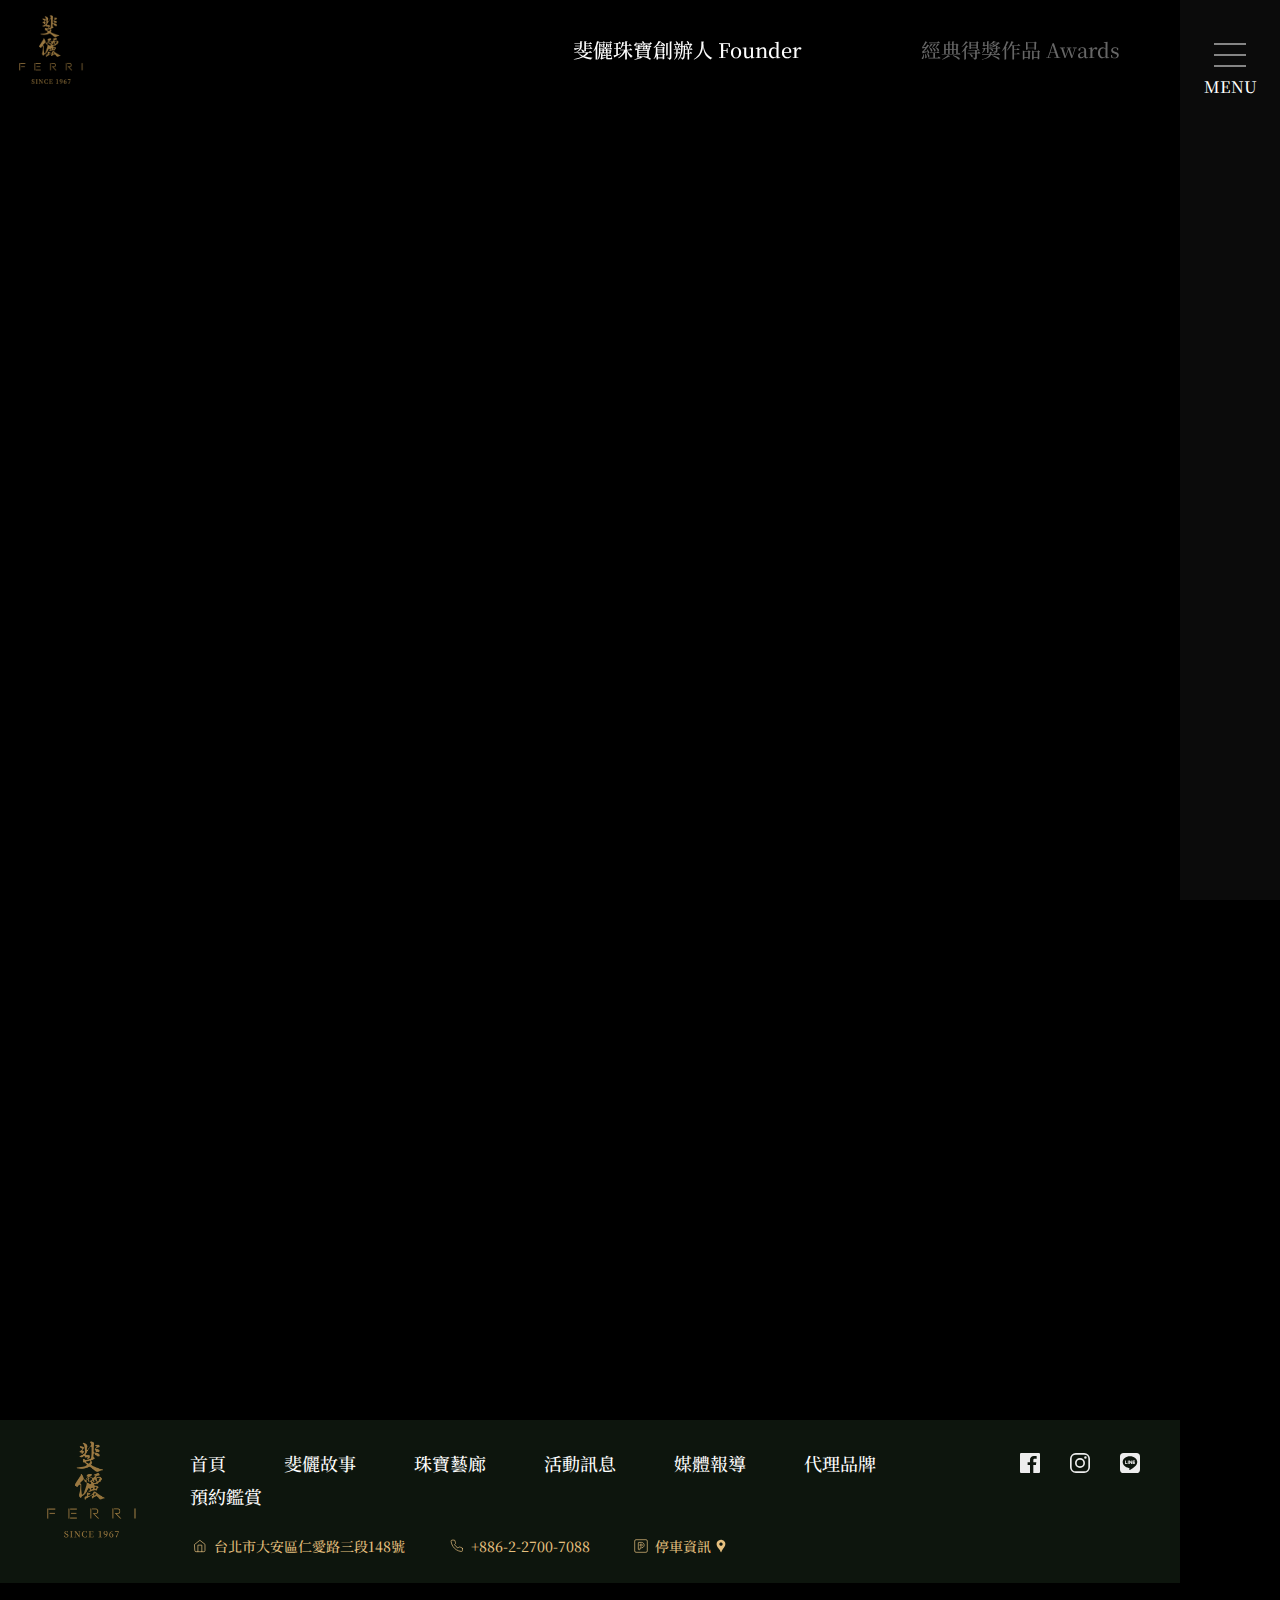
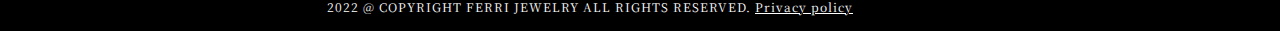
<file: layout.html>
<!doctype html>
<html class="no-js" lang="zh-Hant-TW">

<head>
    <meta charset="utf-8">
    <meta http-equiv="X-UA-Compatible" content="ie=edge">
    <title>
        斐儷珠寶</title>
    <meta name="description" content="">
    <meta name="viewport" content="width=device-width, initial-scale=1">
    <meta name="format-detection" content="telephone=no">
    <meta property="og:title" content="">
    <meta property="og:site_name" content="">
    <meta property="og:url" content="">
    <meta property="og:description" content="">
    <meta property="og:type" content="website">
    <link rel="image_src" href="/content/images/fb.jpg">
    <meta property="og:image" content="/content/images/fb.jpg">
    <meta property="og:image:width" content="1200">
    <meta property="og:image:height" content="628">
    <link rel="manifest" href="./site.json" crossorigin="use-credentials">
    <link rel="shortcut icon" href="./favicon.ico" />
    <link rel="apple-touch-icon" href="./content/images/touch/icon-192x192.png">
    <link rel="stylesheet" href="./content/css/normalize.min.css">
    <link rel="stylesheet" href="./content/vendor/overlay-scrollbars/OverlayScrollbars.min.css">
    <link rel="stylesheet" href="./content/css/all.min.css">
    <link rel="preconnect" href="https://fonts.gstatic.com">
    <link href="https://fonts.googleapis.com/css2?family=Noto+Serif+TC:wght@400;500;700&family=Roboto:wght@400;500;700&display=swap" rel="stylesheet">
    <meta name="theme-color" content="#fafafa">
</head>

<body>
    <div class="container">
        <header class="header">
            <div class="header-head ">
                <div class="head" data-anchor>
                    <a class="head-logo " href="./index.html">
                        <img src="./content/images/logo/logo-gld.png" alt="">
                    </a>
                    <div class="head-anchor">
                        <div class="anchor">
                            <div class="anchor-item">
                                <a href="#" class="anchor-link active" data-anchor-btn="Founder">斐儷珠寶創辦人 Founder</a>
                            </div>
                            <div class="anchor-item">
                                <a href="#" class="anchor-link " data-anchor-btn="Awards">經典得獎作品 Awards</a>
                            </div>
                            </div>
                    </div>
                    </div>
                </div>
            <div class="header-menu">
                <div class="menu ">
                    <div class="menu-burger">
                        <a href="#" class="burger" data-burger>
                            <div class="burger-bar"></div>
                            <div class="burger-bar"></div>
                            <div class="burger-bar"></div>
                            <div class="burger-text">MENU</div>
                        </a>
                    </div>
                    <div class="menu-nav" data-menu>
                        <div class="nav">
                            <a class="nav-logo" href="./index.html">
                                <img src="./content/images/logo/logo-gld.png" alt="">
                            </a>
                            <div class="nav-content" data-scrollbar>
                                <div class="nav-wrap">
                                    <div class="nav-group">
                                        <div class="nav-title">MENU</div>
                                        <div class="nav-item">
                                            <a href="./gallery.html" class="nav-link">珠寶藝廊 Jewelry Gallery</a>
                                        </div>
                                        <div class="nav-item">
                                            <a href="./events.html" class="nav-link">品牌動向 Events</a>
                                        </div>
                                        <div class="nav-item">
                                            <a href="./media.html" class="nav-link">媒體報導 Media Exposures</a>
                                        </div>
                                        <div class="nav-item">
                                            <a href="./about.html" class="nav-link">斐儷故事 About FERRI Jewelry</a>
                                            <div class="nav-anchor">
                                                <div class="anchor">
                                                    <div class="anchor-item">
                                                        <a href="#" class="anchor-link active" data-anchor-btn="Founder">斐儷珠寶創辦人 Founder</a>
                                                    </div>
                                                    <div class="anchor-item">
                                                        <a href="#" class="anchor-link" data-anchor-btn="Awards">經典得獎作品 Awards</a>
                                                    </div>
                                                </div>
                                            </div>
                                            </div>
                                        <div class="nav-item">
                                            <a href="https://www.diamondbank.asia/" class="nav-link" target="_blank">
                                                代理品牌 Overseas Brand Agents<br>
                                                <img src="./content/images/logo/diamondBank.svg" alt="">
                                            </a>
                                        </div>
                                    </div>
                                    <div class="nav-group">
                                        <div class="nav-title">CONTACT</div>
                                        <div class="nav-item">
                                            <a href="./contact.html" class="nav-link underline">預約鑑賞 BOOKING</a>
                                        </div>
                                        <div class="nav-item">
                                            <a href="tel:+886-2-27007088" class="nav-link">來電洽詢 +886-2-2700-7088</a>
                                        </div>
                                    </div>
                                    <div class="nav-group">
                                        <div class="nav-item">
                                            <div class="social">
                                                <a href="https://www.facebook.com/Ferri-Jewelry-755932451170058/" class="social-item" target="_blank">
                                                    <img src="./content/images/icon/social/fb-wt.svg" alt="">
                                                </a>
                                                <a href="https://www.instagram.com/ferrijewelry_taipei/" class="social-item" target="_blank">
                                                    <img src="./content/images/icon/social/ig-wt.svg" alt="">
                                                </a>
                                                <a href="https://lin.ee/32tsXUl" class="social-item" target="_blank">
                                                    <img src="./content/images/icon/social/line-wt.svg" alt="">
                                                </a>
                                            </div>
                                        </div>
                                    </div>
                                </div>
                            </div>
                        </div>
                    </div>
                </div>
            </div>
        </header>
        <main class="main hasAnchor">
            
<br><br><br><br><br><br><br><br><br><br><br><br><br><br><br><br><br><br><br><br><br><br><br><br><br><br><br><br><br><br><br><br><br><br><br><br><br><br><br><br><br><br><br><br><br><br><br><br><br><br><br><br><br><br><br>
</main>
        <footer class="footer">
            <div class="footer-main">
                <div class="footer-wrap">
                    <a class="footer-logo" href="./index.html">
                        <img src="./content/images/logo/logo-gld.png" alt="">
                    </a>
                    <div class="footer-content">
                        <div class="links">
                            <a href="./index.html">首頁</a>
                            <a href="./about.html">斐儷故事</a>
                            <a href="./gallery.html">珠寶藝廊</a>
                            <a href="./events.html">活動訊息</a>
                            <a href="./media.html">媒體報導</a>
                            <a href="https://www.diamondbank.asia/" target="_blank">代理品牌</a>
                            <a href="./contact.html">預約鑑賞</a>
                        </div>
                        <div class="info">
                            <a href="https://goo.gl/maps/aDiq2KQfApy2fcAs9" class="info-item" target="_blank">
                                <div class="info-icon">
                                    <img src="./content/images/icon/home-gld.svg" alt="">
                                </div>
                                <div class="info-text">
                                    台北市大安區仁愛路三段148號
                                </div>
                            </a>
                            <a href="tel:+886-2-27007088" class="info-item">
                                <div class="info-icon">
                                    <img src="./content/images/icon/phone-gld.svg" alt="">
                                </div>
                                <div class="info-text">
                                    +886-2-2700-7088
                                </div>
                            </a>
                            <a href="https://goo.gl/maps/6eJdFBbDf8xZPTq46" class="info-item" target="_blank">
                                <div class="info-icon">
                                    <img src="./content/images/icon/parking-gld.svg" alt="">
                                </div>
                                <div class="info-text">
                                    停車資訊
                                </div>
                                <div class="info-icon">
                                    <img src="./content/images/icon/map-gld.svg" alt="">
                                </div>
                            </a>
                        </div>
                    </div>
                    <div class="footer-social">
                        <div class="social">
                            <a href="https://www.facebook.com/Ferri-Jewelry-755932451170058/" class="social-item" target="_blank">
                                <img class="padUp" src="./content/images/icon/social/fb-wt.svg" alt="">
                                <img class="padDown" src="./content/images/icon/social/fb-gld.svg" alt="">
                            </a>
                            <a href="https://www.instagram.com/ferrijewelry_taipei/" class="social-item" target="_blank">
                                <img class="padUp" src="./content/images/icon/social/ig-wt.svg" alt="">
                                <img class="padDown" src="./content/images/icon/social/ig-gld.svg" alt="">
                            </a>
                            <a href="https://lin.ee/32tsXUl" class="social-item" target="_blank">
                                <img class="padUp" src="./content/images/icon/social/line-wt.svg" alt="">
                                <img class="padDown" src="./content/images/icon/social/line-gld.svg" alt="">
                            </a>
                        </div>
                    </div>
                </div>
            </div>
            <div class="footer-copyright">
                <div class="footer-wrap">2022 @ COPYRIGHT FERRI JEWELRY ALL RIGHTS RESERVED. <a href="#" data-popup-btn>Privacy policy</a></div>
            </div>
        </footer>
        </div>
    <div class="popup" data-popup>
        <div class="popup-box">
            <a href="#" class="popup-close" data-popup-btn></a>
            <div class="popup-title">隱私條款</div>
            <div class="popup-content" data-scrollbar>
                感謝您瀏覽 斐儷珠寶 網站。以下資訊將詳述 斐儷珠寶 網站的隱私權條款，以及我們將如何使用所蒐集到的資料。同時也提醒您，如您在 斐儷珠寶 網站留下個資，請勿公開您的個人資料，以免您的個人權益受損，或遭到其他有心人士蒐集及利用。並建議您在離開網站時登出個人身分，特別是在使用公用電腦時。<br>
                <br>
                <b>資料的收集和使用</b><br>
                在特定的訊息或是活動功能網頁，您可選擇向我們提供自己的個人資料，包括任何可用以確認某個人的身份的資料，包括但不限於姓名（全名）、住宅地址、電郵地址、您感興趣的商品資料、性別、生日、電話號碼或其他聯絡資料。我們或會把您在不同時間提供予我們的資料匯集結合 CRM 資料庫做為 斐儷珠寶 日後營運或是業務、資訊推廣上所使用。<br>
                <br>
                <b>使用您的個人資料</b><br>
                我們會使用所收集的資料，作為以下用途：<br>
                <ul>
                    <li>為您的瀏覽體驗提供便利，並提供更好的服務。</li>
                    <li>確認及追蹤您的商品清單。</li>
                    <li>解答您的查詢，回應您的要求。</li>
                    <li>比較及查驗您的個人資料，確保其完整無漏，準確無誤。</li>
                    <li>防範及偵測詐騙或濫用行為。</li>
                    <li>改善我們的網站、服務、產品選擇、營銷及推廣策略，以及整體的客戶體驗。</li>
                    <li>瞭解您對產品和服務的偏好。</li>
                    <li>了解我們客戶的人口結構、偏好、興趣和行為，以及透過電郵、郵件或電話方式，向您提供有關我們認為您或會喜歡的產品和服務的資料。</li>
                    <li>使用 斐儷珠寶 推薦服務 ( 包含社群網站所提供之 API 功能 )，您就能推薦朋友到訪 斐儷珠寶 網站，或向他們傳送產品資料。</li>
                    <li>我們有可能會把您的個人資料與獲信任的夥伴分享。</li>
                </ul>
                <br>
                <b>連結</b><br>
                我們的網站可能會提供通往其他第三方網站的連結，如為第三方網站，即代表不受我們管控，亦不受我們隱私權政策涵蓋。建議您直接該網站的隱私權政策，以確保您的權益。<br>
                <br>
                <b>安全</b><br>
                斐儷珠寶 致力保護您與我們分享的可用以辨識個人身份的資料。 我們使用一系列實體和電子保安技術、程序和組織措施，以保護您的可用以辨識個人身份的資料，使其不致遭他人以未獲授權方式存取、使用或披露。當我們經網路傳輸敏感的個人資料（如信用卡資料）時，我們均利用安全套接層 ( SSL ) 加密技術將之保護。儘管我們在收取您的個人資料後即致力將之保護，仍無法保證經網路或任何其他公共網絡所作的數據傳輸達致 100 % 的安全性，因此，我們不能就您向我們披露或傳輸的任何資料之安全性作出任何保證或擔保。<br>
                <br>
                <b>存取更新您的資料</b><br>
                如您希望存取、更新或刪除屬於您的個人相關資料，我們樂意提供協助，請與我們聯絡。
            </div>
        </div>
    </div>
    <script src="./content/vendor/modernizr-3.11.7.min.js"></script>
    <script src="./content/vendor/jquery-3.6.0.min.js"></script>
    <script src="./content/vendor/overlay-scrollbars/jquery.overlayScrollbars.min.js"></script>
    <script src="./content/js/plugins.min.js"></script>
    <script src="./content/js/all.min.js"></script>
    </body>

</html>
</file>
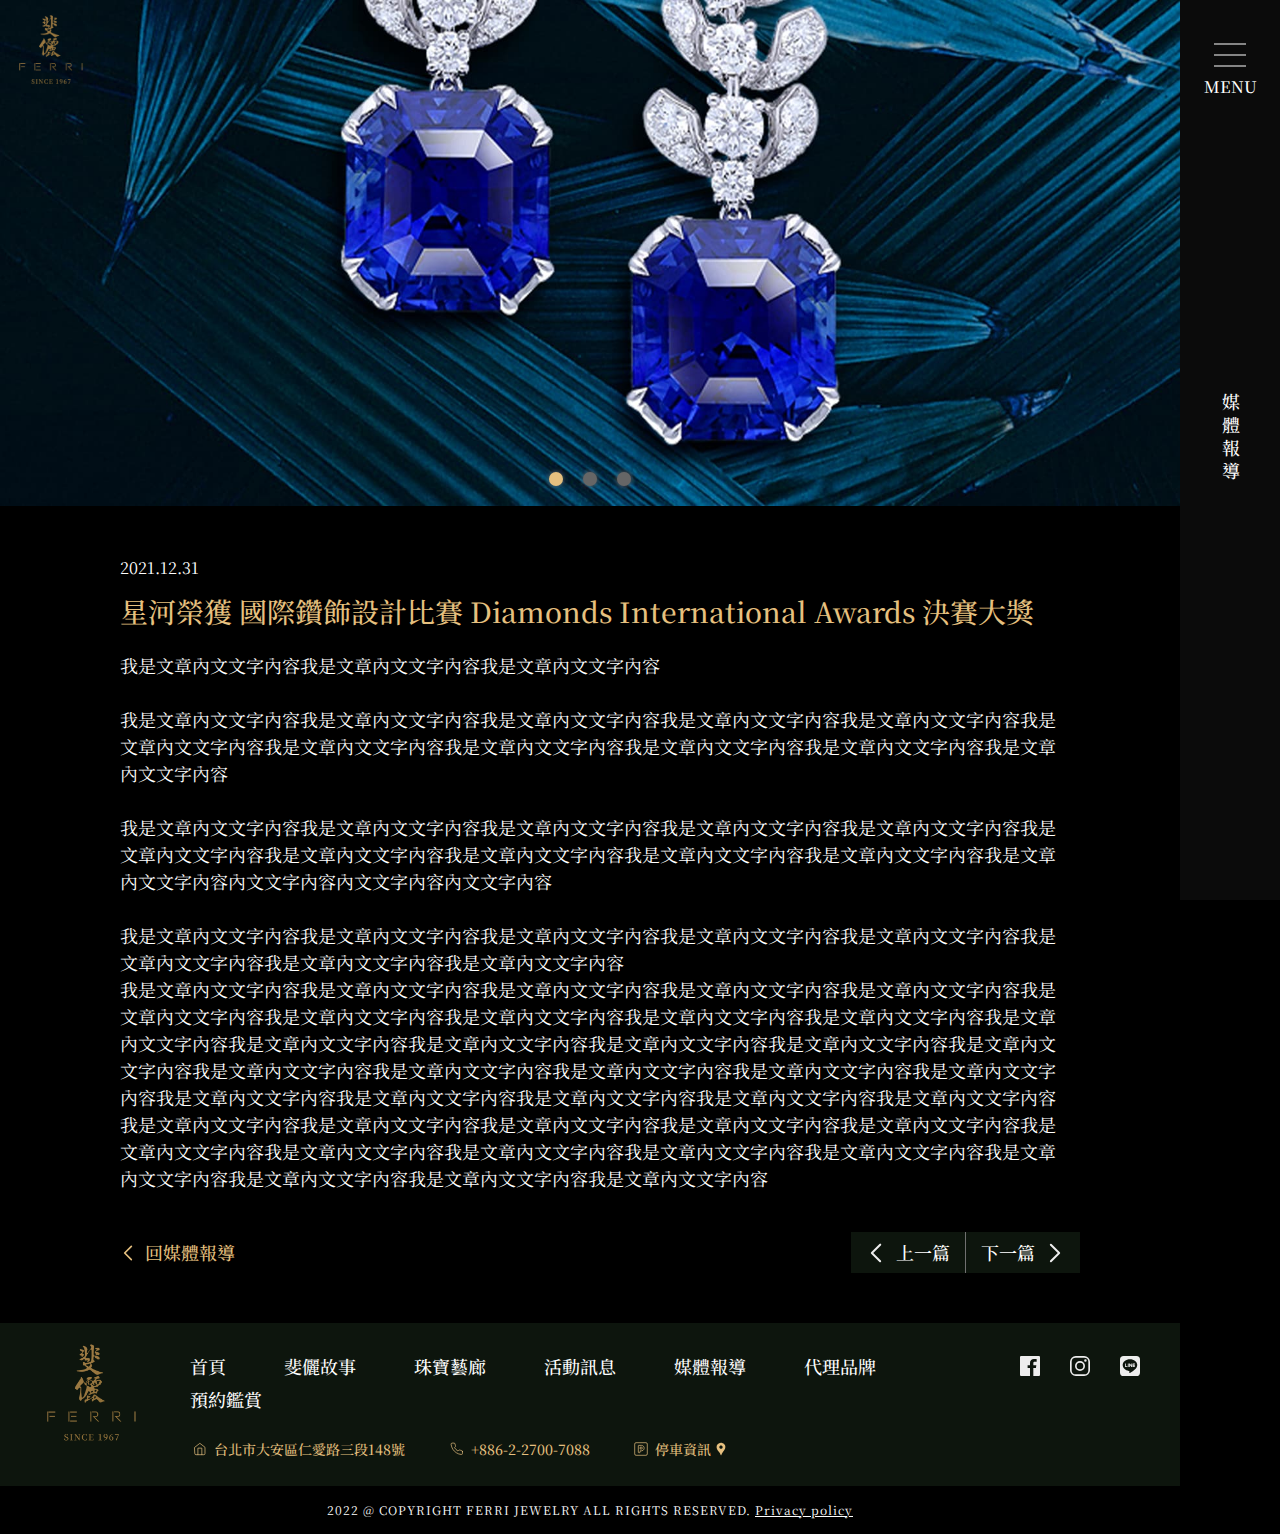
<file: media-detail.html>
<!doctype html>
<html class="no-js" lang="zh-Hant-TW">

<head>
    <meta charset="utf-8">
    <meta http-equiv="X-UA-Compatible" content="ie=edge">
    <title>
        斐儷珠寶</title>
    <meta name="description" content="">
    <meta name="viewport" content="width=device-width, initial-scale=1">
    <meta name="format-detection" content="telephone=no">
    <meta property="og:title" content="">
    <meta property="og:site_name" content="">
    <meta property="og:url" content="">
    <meta property="og:description" content="">
    <meta property="og:type" content="website">
    <link rel="image_src" href="/content/images/fb.jpg">
    <meta property="og:image" content="/content/images/fb.jpg">
    <meta property="og:image:width" content="1200">
    <meta property="og:image:height" content="628">
    <link rel="manifest" href="./site.json" crossorigin="use-credentials">
    <link rel="shortcut icon" href="./favicon.ico" />
    <link rel="apple-touch-icon" href="./content/images/touch/icon-192x192.png">
    
<link rel="stylesheet" href="./content/vendor/swiper/swiper.min.css" />
<link rel="stylesheet" href="./content/css/normalize.min.css">
    <link rel="stylesheet" href="./content/vendor/overlay-scrollbars/OverlayScrollbars.min.css">
    <link rel="stylesheet" href="./content/css/all.min.css">
    <link rel="preconnect" href="https://fonts.gstatic.com">
    <link href="https://fonts.googleapis.com/css2?family=Noto+Serif+TC:wght@400;500;700&family=Roboto:wght@400;500;700&display=swap" rel="stylesheet">
    <link rel="stylesheet" href="./content/css/detail.min.css">
<meta name="theme-color" content="#fafafa">
</head>

<body>
    <div class="container">
        <header class="header">
            <div class="header-head">
                <div class="head" >
                    <a class="head-logo" href="./index.html">
                        <img src="./content/images/logo/logo-gld.png" alt="">
                    </a>
                    </div>
                </div>
            <div class="header-menu">
                <div class="menu ">
                    <div class="menu-burger">
                        <a href="#" class="burger" data-burger>
                            <div class="burger-bar"></div>
                            <div class="burger-bar"></div>
                            <div class="burger-bar"></div>
                            <div class="burger-text">MENU</div>
                        </a>
                    </div>
                    <div class="menu-title">
                        <span >媒體報導</span>
                        </div>
                    <div class="menu-nav" data-menu>
                        <div class="nav">
                            <a class="nav-logo" href="./index.html">
                                <img src="./content/images/logo/logo-gld.png" alt="">
                            </a>
                            <div class="nav-content" data-scrollbar>
                                <div class="nav-wrap">
                                    <div class="nav-group">
                                        <div class="nav-title">MENU</div>
                                        <div class="nav-item">
                                            <a href="./gallery.html" class="nav-link">珠寶藝廊 Jewelry Gallery</a>
                                        </div>
                                        <div class="nav-item">
                                            <a href="./events.html" class="nav-link">品牌動向 Events</a>
                                        </div>
                                        <div class="nav-item">
                                            <a href="./media.html" class="nav-link">媒體報導 Media Exposures</a>
                                        </div>
                                        <div class="nav-item">
                                            <a href="./about.html" class="nav-link">斐儷故事 About FERRI Jewelry</a>
                                            </div>
                                        <div class="nav-item">
                                            <a href="https://www.diamondbank.asia/" class="nav-link" target="_blank">
                                                代理品牌 Overseas Brand Agents<br>
                                                <img src="./content/images/logo/diamondBank.svg" alt="">
                                            </a>
                                        </div>
                                    </div>
                                    <div class="nav-group">
                                        <div class="nav-title">CONTACT</div>
                                        <div class="nav-item">
                                            <a href="./contact.html" class="nav-link underline">預約鑑賞 BOOKING</a>
                                        </div>
                                        <div class="nav-item">
                                            <a href="tel:+886-2-27007088" class="nav-link">來電洽詢 +886-2-2700-7088</a>
                                        </div>
                                    </div>
                                    <div class="nav-group">
                                        <div class="nav-item">
                                            <div class="social">
                                                <a href="https://www.facebook.com/Ferri-Jewelry-755932451170058/" class="social-item" target="_blank">
                                                    <img src="./content/images/icon/social/fb-wt.svg" alt="">
                                                </a>
                                                <a href="https://www.instagram.com/ferrijewelry_taipei/" class="social-item" target="_blank">
                                                    <img src="./content/images/icon/social/ig-wt.svg" alt="">
                                                </a>
                                                <a href="https://lin.ee/32tsXUl" class="social-item" target="_blank">
                                                    <img src="./content/images/icon/social/line-wt.svg" alt="">
                                                </a>
                                            </div>
                                        </div>
                                    </div>
                                </div>
                            </div>
                        </div>
                    </div>
                </div>
            </div>
        </header>
        <main class="main ">
            
<section class="banner" data-swiper>
    <div class="swiper-wrapper">
        <div class="banner-pic swiper-slide">
            <img class="pcUp" src="./content/images/detail/banner01.jpg" alt="">
            <img class="pcDown" src="./content/images/detail/banner01-mb.jpg" alt="">
        </div>
        <div class="banner-pic swiper-slide">
            <img class="pcUp" src="./content/images/detail/banner02.jpg" alt="">
            <img class="pcDown" src="./content/images/detail/banner02-mb.jpg" alt="">
        </div>
        <div class="banner-pic swiper-slide">
            <img class="pcUp" src="./content/images/detail/banner03.jpg" alt="">
            <img class="pcDown" src="./content/images/detail/banner03-mb.jpg" alt="">
        </div>
    </div>
    <div class="swiper-pagination"></div>
</section>
<section class="block media">
    <div class="block-head">
        <div class="block-date">2021.12.31</div>
        <div class="block-title">星河榮獲 國際鑽飾設計比賽 Diamonds International Awards 決賽大獎</div>
    </div>
    <div class="block-wrap">
        <div class="block-text">
            <div class="richtext">
                我是文章內文文字內容我是文章內文文字內容我是文章內文文字內容<br>
                <br>
                我是文章內文文字內容我是文章內文文字內容我是文章內文文字內容我是文章內文文字內容我是文章內文文字內容我是文章內文文字內容我是文章內文文字內容我是文章內文文字內容我是文章內文文字內容我是文章內文文字內容我是文章內文文字內容<br>
                <br>
                我是文章內文文字內容我是文章內文文字內容我是文章內文文字內容我是文章內文文字內容我是文章內文文字內容我是文章內文文字內容我是文章內文文字內容我是文章內文文字內容我是文章內文文字內容我是文章內文文字內容我是文章內文文字內容內文文字內容內文文字內容內文文字內容<br>
                <br>
                我是文章內文文字內容我是文章內文文字內容我是文章內文文字內容我是文章內文文字內容我是文章內文文字內容我是文章內文文字內容我是文章內文文字內容我是文章內文文字內容
                <br>
                我是文章內文文字內容我是文章內文文字內容我是文章內文文字內容我是文章內文文字內容我是文章內文文字內容我是文章內文文字內容我是文章內文文字內容我是文章內文文字內容我是文章內文文字內容我是文章內文文字內容我是文章內文文字內容我是文章內文文字內容我是文章內文文字內容我是文章內文文字內容我是文章內文文字內容我是文章內文文字內容我是文章內文文字內容我是文章內文文字內容我是文章內文文字內容我是文章內文文字內容我是文章內文文字內容我是文章內文文字內容我是文章內文文字內容我是文章內文文字內容我是文章內文文字內容我是文章內文文字內容我是文章內文文字內容我是文章內文文字內容我是文章內文文字內容我是文章內文文字內容我是文章內文文字內容我是文章內文文字內容我是文章內文文字內容我是文章內文文字內容我是文章內文文字內容我是文章內文文字內容我是文章內文文字內容我是文章內文文字內容我是文章內文文字內容我是文章內文文字內容
            </div>
        </div>
        
    </div>
    <div class="block-action">
        <a href="./media.html" class="link">
            <img class="pcUp" src="./content/images/icon/arrow-prev-gld.svg" alt="">
            <span>回媒體報導</span>
        </a>
        <div class="action">
            <a href="#" class="btn">
                <img src="./content/images/icon/arrow-prev.svg" alt="">
                <span class="pcUp">上一篇</span>
            </a>
            <a href="#" class="btn">
                <span class="pcUp">下一篇</span>
                <img src="./content/images/icon/arrow-next.svg" alt="">
            </a>
        </div>
    </div>
</section>
</main>
        <footer class="footer">
            <div class="footer-main">
                <div class="footer-wrap">
                    <a class="footer-logo" href="./index.html">
                        <img src="./content/images/logo/logo-gld.png" alt="">
                    </a>
                    <div class="footer-content">
                        <div class="links">
                            <a href="./index.html">首頁</a>
                            <a href="./about.html">斐儷故事</a>
                            <a href="./gallery.html">珠寶藝廊</a>
                            <a href="./events.html">活動訊息</a>
                            <a href="./media.html">媒體報導</a>
                            <a href="https://www.diamondbank.asia/" target="_blank">代理品牌</a>
                            <a href="./contact.html">預約鑑賞</a>
                        </div>
                        <div class="info">
                            <a href="https://goo.gl/maps/aDiq2KQfApy2fcAs9" class="info-item" target="_blank">
                                <div class="info-icon">
                                    <img src="./content/images/icon/home-gld.svg" alt="">
                                </div>
                                <div class="info-text">
                                    台北市大安區仁愛路三段148號
                                </div>
                            </a>
                            <a href="tel:+886-2-27007088" class="info-item">
                                <div class="info-icon">
                                    <img src="./content/images/icon/phone-gld.svg" alt="">
                                </div>
                                <div class="info-text">
                                    +886-2-2700-7088
                                </div>
                            </a>
                            <a href="https://goo.gl/maps/6eJdFBbDf8xZPTq46" class="info-item" target="_blank">
                                <div class="info-icon">
                                    <img src="./content/images/icon/parking-gld.svg" alt="">
                                </div>
                                <div class="info-text">
                                    停車資訊
                                </div>
                                <div class="info-icon">
                                    <img src="./content/images/icon/map-gld.svg" alt="">
                                </div>
                            </a>
                        </div>
                    </div>
                    <div class="footer-social">
                        <div class="social">
                            <a href="https://www.facebook.com/Ferri-Jewelry-755932451170058/" class="social-item" target="_blank">
                                <img class="padUp" src="./content/images/icon/social/fb-wt.svg" alt="">
                                <img class="padDown" src="./content/images/icon/social/fb-gld.svg" alt="">
                            </a>
                            <a href="https://www.instagram.com/ferrijewelry_taipei/" class="social-item" target="_blank">
                                <img class="padUp" src="./content/images/icon/social/ig-wt.svg" alt="">
                                <img class="padDown" src="./content/images/icon/social/ig-gld.svg" alt="">
                            </a>
                            <a href="https://lin.ee/32tsXUl" class="social-item" target="_blank">
                                <img class="padUp" src="./content/images/icon/social/line-wt.svg" alt="">
                                <img class="padDown" src="./content/images/icon/social/line-gld.svg" alt="">
                            </a>
                        </div>
                    </div>
                </div>
            </div>
            <div class="footer-copyright">
                <div class="footer-wrap">2022 @ COPYRIGHT FERRI JEWELRY ALL RIGHTS RESERVED. <a href="#" data-popup-btn>Privacy policy</a></div>
            </div>
        </footer>
        </div>
    <div class="popup" data-popup>
        <div class="popup-box">
            <a href="#" class="popup-close" data-popup-btn></a>
            <div class="popup-title">隱私條款</div>
            <div class="popup-content" data-scrollbar>
                感謝您瀏覽 斐儷珠寶 網站。以下資訊將詳述 斐儷珠寶 網站的隱私權條款，以及我們將如何使用所蒐集到的資料。同時也提醒您，如您在 斐儷珠寶 網站留下個資，請勿公開您的個人資料，以免您的個人權益受損，或遭到其他有心人士蒐集及利用。並建議您在離開網站時登出個人身分，特別是在使用公用電腦時。<br>
                <br>
                <b>資料的收集和使用</b><br>
                在特定的訊息或是活動功能網頁，您可選擇向我們提供自己的個人資料，包括任何可用以確認某個人的身份的資料，包括但不限於姓名（全名）、住宅地址、電郵地址、您感興趣的商品資料、性別、生日、電話號碼或其他聯絡資料。我們或會把您在不同時間提供予我們的資料匯集結合 CRM 資料庫做為 斐儷珠寶 日後營運或是業務、資訊推廣上所使用。<br>
                <br>
                <b>使用您的個人資料</b><br>
                我們會使用所收集的資料，作為以下用途：<br>
                <ul>
                    <li>為您的瀏覽體驗提供便利，並提供更好的服務。</li>
                    <li>確認及追蹤您的商品清單。</li>
                    <li>解答您的查詢，回應您的要求。</li>
                    <li>比較及查驗您的個人資料，確保其完整無漏，準確無誤。</li>
                    <li>防範及偵測詐騙或濫用行為。</li>
                    <li>改善我們的網站、服務、產品選擇、營銷及推廣策略，以及整體的客戶體驗。</li>
                    <li>瞭解您對產品和服務的偏好。</li>
                    <li>了解我們客戶的人口結構、偏好、興趣和行為，以及透過電郵、郵件或電話方式，向您提供有關我們認為您或會喜歡的產品和服務的資料。</li>
                    <li>使用 斐儷珠寶 推薦服務 ( 包含社群網站所提供之 API 功能 )，您就能推薦朋友到訪 斐儷珠寶 網站，或向他們傳送產品資料。</li>
                    <li>我們有可能會把您的個人資料與獲信任的夥伴分享。</li>
                </ul>
                <br>
                <b>連結</b><br>
                我們的網站可能會提供通往其他第三方網站的連結，如為第三方網站，即代表不受我們管控，亦不受我們隱私權政策涵蓋。建議您直接該網站的隱私權政策，以確保您的權益。<br>
                <br>
                <b>安全</b><br>
                斐儷珠寶 致力保護您與我們分享的可用以辨識個人身份的資料。 我們使用一系列實體和電子保安技術、程序和組織措施，以保護您的可用以辨識個人身份的資料，使其不致遭他人以未獲授權方式存取、使用或披露。當我們經網路傳輸敏感的個人資料（如信用卡資料）時，我們均利用安全套接層 ( SSL ) 加密技術將之保護。儘管我們在收取您的個人資料後即致力將之保護，仍無法保證經網路或任何其他公共網絡所作的數據傳輸達致 100 % 的安全性，因此，我們不能就您向我們披露或傳輸的任何資料之安全性作出任何保證或擔保。<br>
                <br>
                <b>存取更新您的資料</b><br>
                如您希望存取、更新或刪除屬於您的個人相關資料，我們樂意提供協助，請與我們聯絡。
            </div>
        </div>
    </div>
    <script src="./content/vendor/modernizr-3.11.7.min.js"></script>
    <script src="./content/vendor/jquery-3.6.0.min.js"></script>
    <script src="./content/vendor/overlay-scrollbars/jquery.overlayScrollbars.min.js"></script>
    
<script src="./content/vendor/swiper/swiper.min.js"></script>
<script src="./content/js/all.min.js"></script>
    <script src="./content/js/detail.min.js"></script>
</body>

</html>
</file>
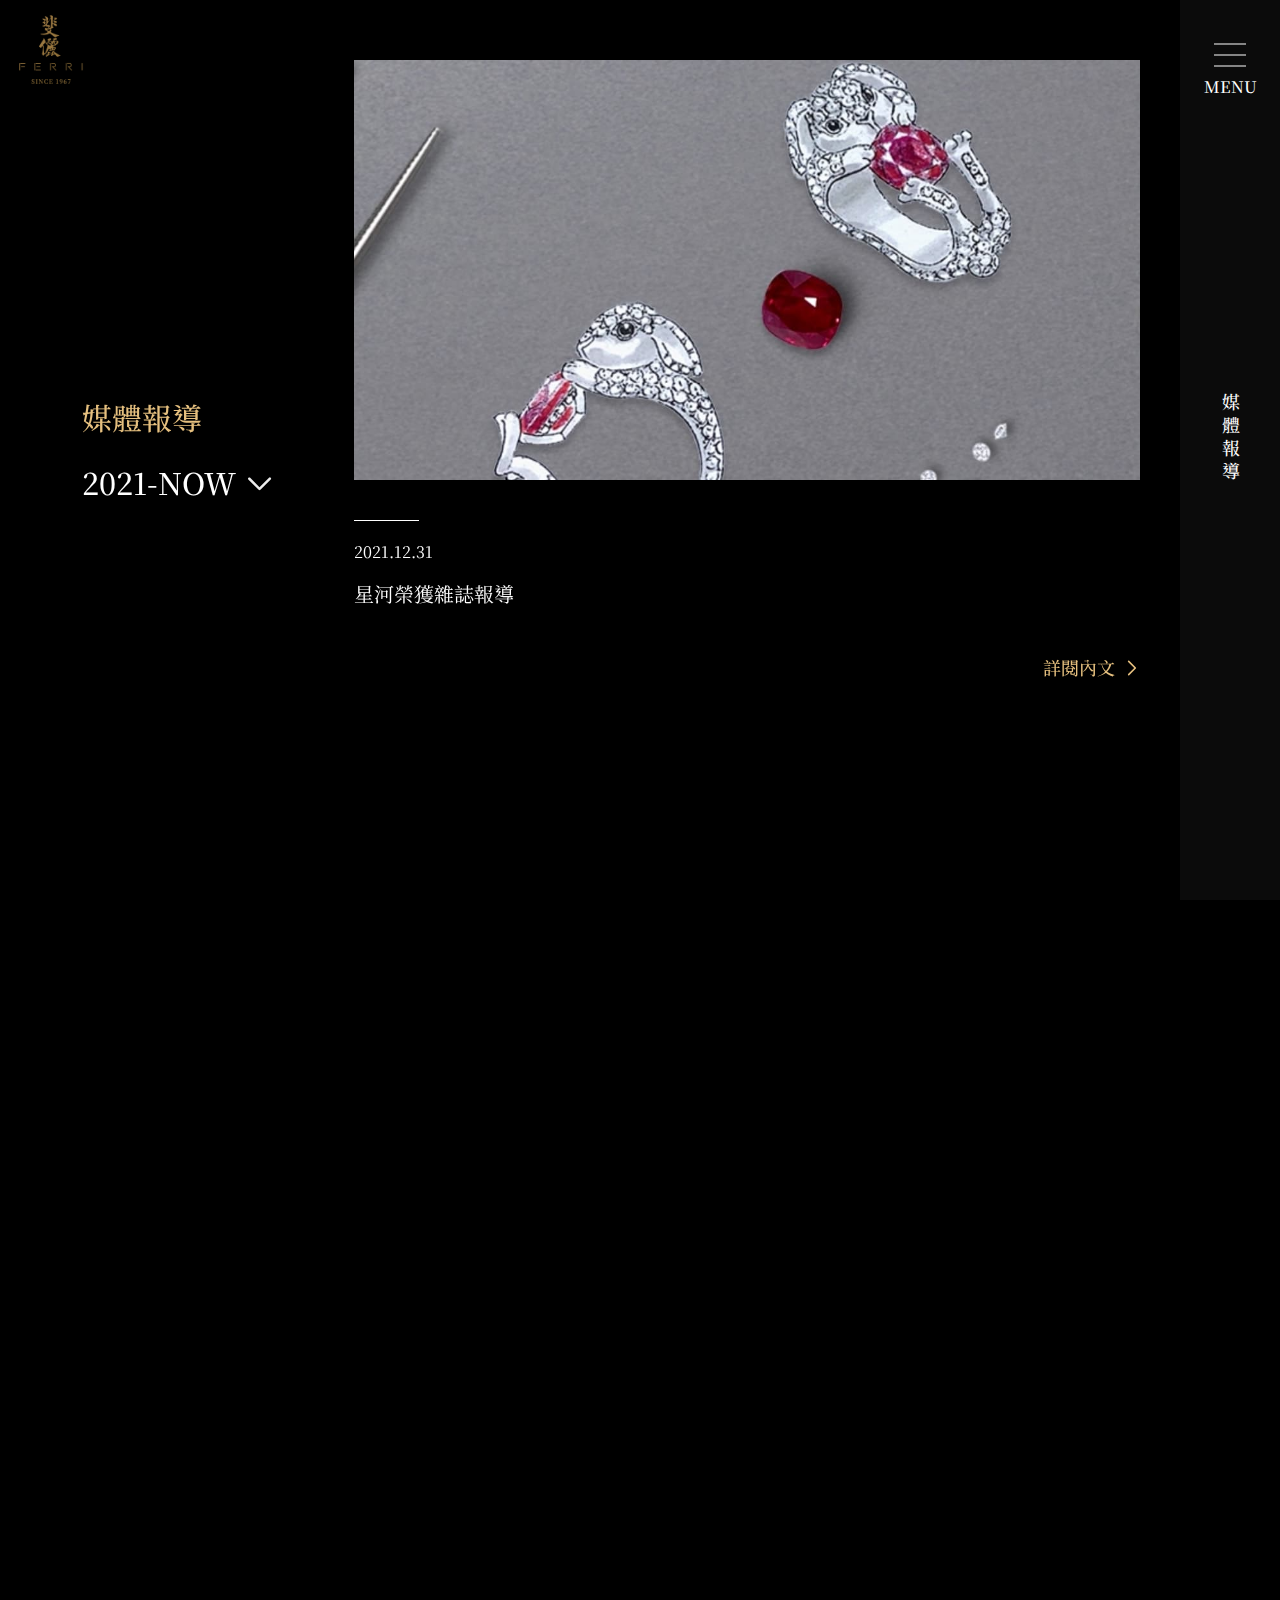
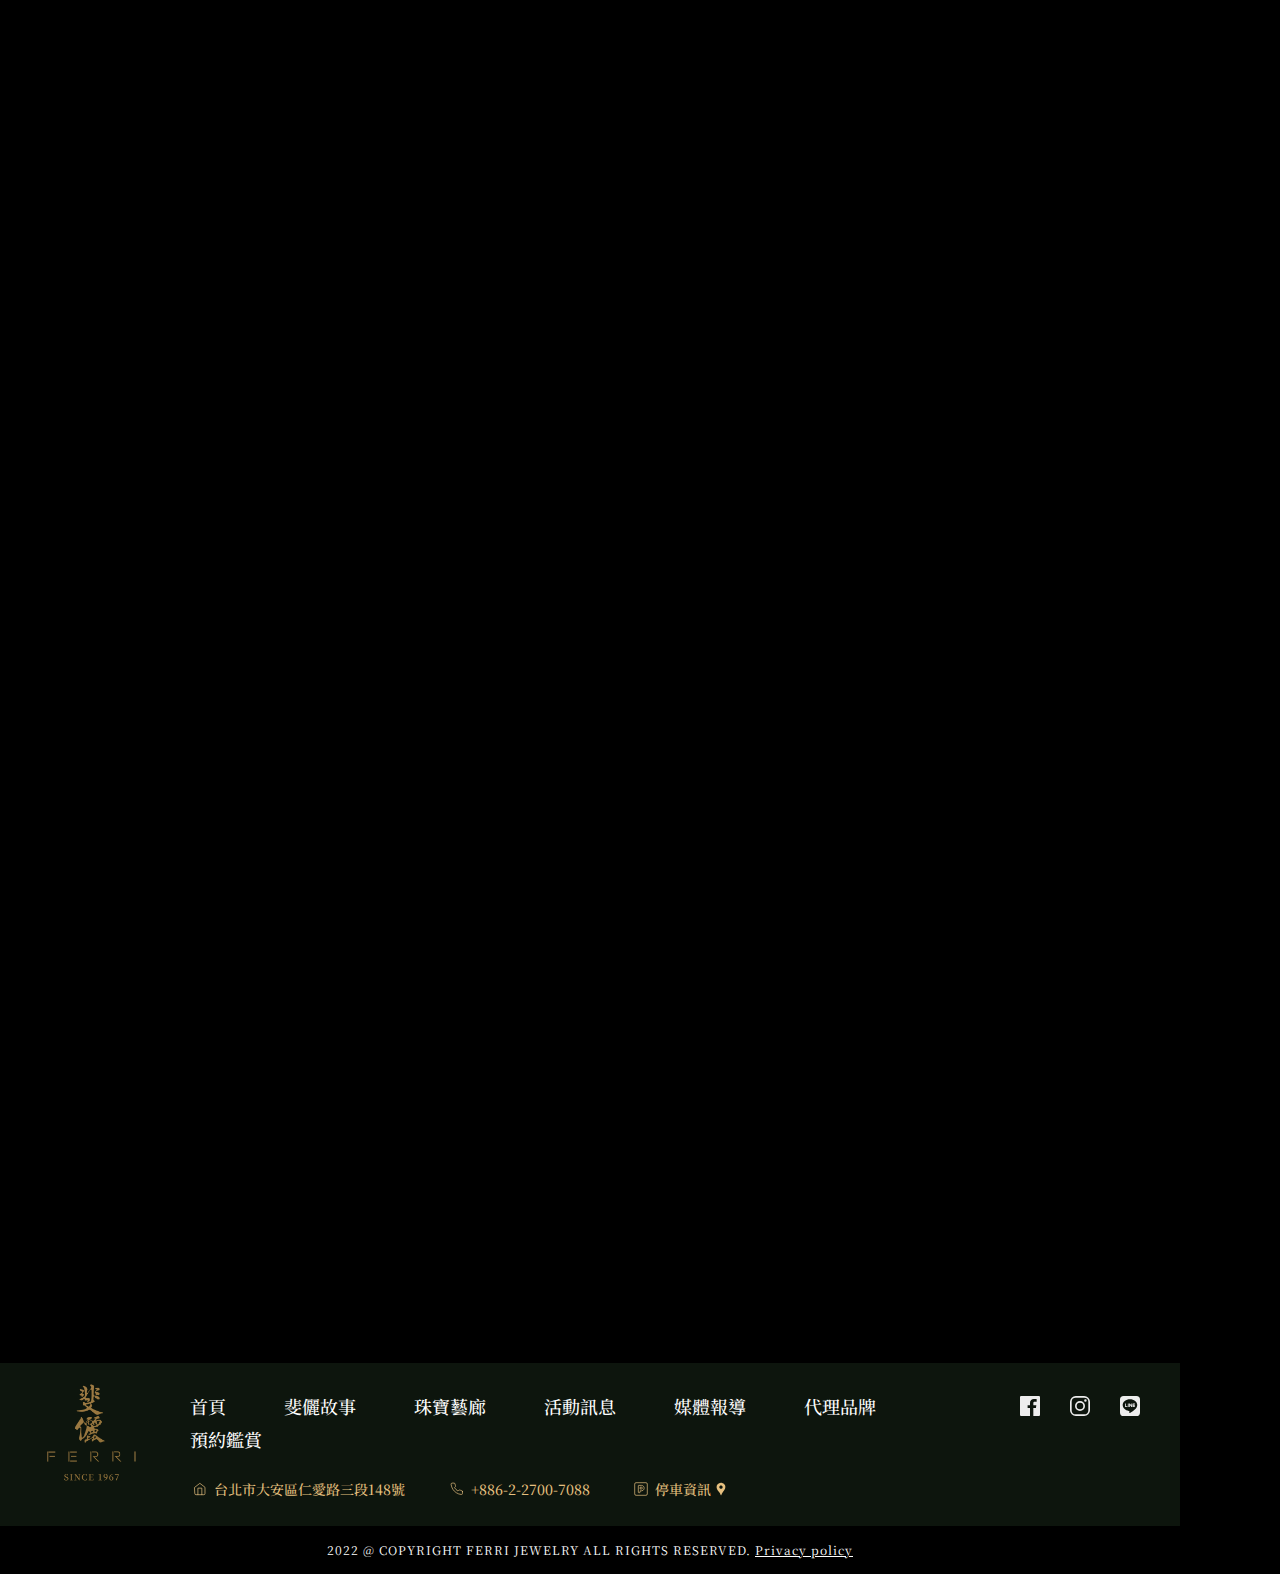
<file: media.html>
<!doctype html>
<html class="no-js" lang="zh-Hant-TW">

<head>
    <meta charset="utf-8">
    <meta http-equiv="X-UA-Compatible" content="ie=edge">
    <title>
        斐儷珠寶</title>
    <meta name="description" content="">
    <meta name="viewport" content="width=device-width, initial-scale=1">
    <meta name="format-detection" content="telephone=no">
    <meta property="og:title" content="">
    <meta property="og:site_name" content="">
    <meta property="og:url" content="">
    <meta property="og:description" content="">
    <meta property="og:type" content="website">
    <link rel="image_src" href="/content/images/fb.jpg">
    <meta property="og:image" content="/content/images/fb.jpg">
    <meta property="og:image:width" content="1200">
    <meta property="og:image:height" content="628">
    <link rel="manifest" href="./site.json" crossorigin="use-credentials">
    <link rel="shortcut icon" href="./favicon.ico" />
    <link rel="apple-touch-icon" href="./content/images/touch/icon-192x192.png">
    <link rel="stylesheet" href="./content/vendor/aos/aos.css">
<link rel="stylesheet" href="./content/css/normalize.min.css">
    <link rel="stylesheet" href="./content/vendor/overlay-scrollbars/OverlayScrollbars.min.css">
    <link rel="stylesheet" href="./content/css/all.min.css">
    <link rel="preconnect" href="https://fonts.gstatic.com">
    <link href="https://fonts.googleapis.com/css2?family=Noto+Serif+TC:wght@400;500;700&family=Roboto:wght@400;500;700&display=swap" rel="stylesheet">
    <link rel="stylesheet" href="./content/css/list.min.css">
<meta name="theme-color" content="#fafafa">
</head>

<body>
    <div class="container">
        <header class="header">
            <div class="header-head">
                <div class="head" >
                    <a class="head-logo" href="./index.html">
                        <img src="./content/images/logo/logo-gld.png" alt="">
                    </a>
                    </div>
                </div>
            <div class="header-menu">
                <div class="menu ">
                    <div class="menu-burger">
                        <a href="#" class="burger" data-burger>
                            <div class="burger-bar"></div>
                            <div class="burger-bar"></div>
                            <div class="burger-bar"></div>
                            <div class="burger-text">MENU</div>
                        </a>
                    </div>
                    <div class="menu-title">
                        <span >媒體報導</span>
                        </div>
                    <div class="menu-nav" data-menu>
                        <div class="nav">
                            <a class="nav-logo" href="./index.html">
                                <img src="./content/images/logo/logo-gld.png" alt="">
                            </a>
                            <div class="nav-content" data-scrollbar>
                                <div class="nav-wrap">
                                    <div class="nav-group">
                                        <div class="nav-title">MENU</div>
                                        <div class="nav-item">
                                            <a href="./gallery.html" class="nav-link">珠寶藝廊 Jewelry Gallery</a>
                                        </div>
                                        <div class="nav-item">
                                            <a href="./events.html" class="nav-link">品牌動向 Events</a>
                                        </div>
                                        <div class="nav-item">
                                            <a href="./media.html" class="nav-link">媒體報導 Media Exposures</a>
                                        </div>
                                        <div class="nav-item">
                                            <a href="./about.html" class="nav-link">斐儷故事 About FERRI Jewelry</a>
                                            </div>
                                        <div class="nav-item">
                                            <a href="https://www.diamondbank.asia/" class="nav-link" target="_blank">
                                                代理品牌 Overseas Brand Agents<br>
                                                <img src="./content/images/logo/diamondBank.svg" alt="">
                                            </a>
                                        </div>
                                    </div>
                                    <div class="nav-group">
                                        <div class="nav-title">CONTACT</div>
                                        <div class="nav-item">
                                            <a href="./contact.html" class="nav-link underline">預約鑑賞 BOOKING</a>
                                        </div>
                                        <div class="nav-item">
                                            <a href="tel:+886-2-27007088" class="nav-link">來電洽詢 +886-2-2700-7088</a>
                                        </div>
                                    </div>
                                    <div class="nav-group">
                                        <div class="nav-item">
                                            <div class="social">
                                                <a href="https://www.facebook.com/Ferri-Jewelry-755932451170058/" class="social-item" target="_blank">
                                                    <img src="./content/images/icon/social/fb-wt.svg" alt="">
                                                </a>
                                                <a href="https://www.instagram.com/ferrijewelry_taipei/" class="social-item" target="_blank">
                                                    <img src="./content/images/icon/social/ig-wt.svg" alt="">
                                                </a>
                                                <a href="https://lin.ee/32tsXUl" class="social-item" target="_blank">
                                                    <img src="./content/images/icon/social/line-wt.svg" alt="">
                                                </a>
                                            </div>
                                        </div>
                                    </div>
                                </div>
                            </div>
                        </div>
                    </div>
                </div>
            </div>
        </header>
        <main class="main ">
            
<div class="block">
    <div class="block-head">
        <div class="block-title">媒體報導</div>
        <div class="block-select">
            <select name="" id="" data-tab-select>
                <option value="2021-NOW">2021-NOW</option>
                <option value="2011-2020">2011-2020</option>
                <option value="2001-2010">2001-2010</option>
            </select>
        </div>
    </div>
    <div class="block-content">
        <article class="" data-tab-content="2021-NOW">
            <section class="articleItem" data-aos="fade">
                <div class="articleItem-pic">
                    <img class="padUp" src="./content/images/list/list05.jpg" alt="">
                    <img class="padDown" src="./content/images/list/list05-mb.jpg" alt="">
                </div>
                <div class="articleItem-content">
                    <div class="articleItem-date">2021.12.31</div>
                    <div class="articleItem-title">星河榮獲雜誌報導</div>
                    <div class="articleItem-link">
                        <a href="./media-detail.html" class="link">
                            <span>詳閱內文</span>
                            <img src="./content/images/icon/arrow-next-gld.svg" alt="">
                        </a>
                    </div>
                </div>
            </section>
            <section class="articleItem" data-aos="fade">
                <div class="articleItem-pic">
                    <img class="padUp" src="./content/images/list/list06.jpg" alt="">
                    <img class="padDown" src="./content/images/list/list06-mb.jpg" alt="">
                </div>
                <div class="articleItem-content">
                    <div class="articleItem-date">2021.12.31</div>
                    <div class="articleItem-title">星河榮獲雜誌報導</div>
                    <div class="articleItem-link">
                        <a href="./media-detail.html" class="link">
                            <span>詳閱內文</span>
                            <img src="./content/images/icon/arrow-next-gld.svg" alt="">
                        </a>
                    </div>
                </div>
            </section>
            <section class="articleItem" data-aos="fade">
                <div class="articleItem-pic">
                    <img class="padUp" src="./content/images/list/list07.jpg" alt="">
                    <img class="padDown" src="./content/images/list/list07-mb.jpg" alt="">
                </div>
                <div class="articleItem-content">
                    <div class="articleItem-date">2021.12.31</div>
                    <div class="articleItem-title">星河榮獲雜誌報導</div>
                    <div class="articleItem-link">
                        <a href="./media-detail.html" class="link">
                            <span>詳閱內文</span>
                            <img src="./content/images/icon/arrow-next-gld.svg" alt="">
                        </a>
                    </div>
                </div>
            </section>
            <section class="articleItem" data-aos="fade">
                <div class="articleItem-pic">
                    <img class="padUp" src="./content/images/list/list08.jpg" alt="">
                    <img class="padDown" src="./content/images/list/list08-mb.jpg" alt="">
                </div>
                <div class="articleItem-content">
                    <div class="articleItem-date">2021.12.31</div>
                    <div class="articleItem-title">星河榮獲雜誌報導</div>
                    <div class="articleItem-link">
                        <a href="./media-detail.html" class="link">
                            <span>詳閱內文</span>
                            <img src="./content/images/icon/arrow-next-gld.svg" alt="">
                        </a>
                    </div>
                </div>
            </section>
            </article>
        <article class="hidden" data-tab-content="2011-2020">
            <section class="articleItem" data-aos="fade">
                <div class="articleItem-pic">
                    <img class="padUp" src="./content/images/list/list01.jpg" alt="">
                    <img class="padDown" src="./content/images/list/list01-mb.jpg" alt="">
                </div>
                <div class="articleItem-content">
                    <div class="articleItem-date">2021.12.31</div>
                    <div class="articleItem-title">Diamonds International Awards 決賽大獎</div>
                    <div class="articleItem-link">
                        <a href="./media-detail.html" class="link">
                            <span>詳閱內文</span>
                            <img src="./content/images/icon/arrow-next-gld.svg" alt="">
                        </a>
                    </div>
                </div>
            </section>
            </article>
        <article class="hidden" data-tab-content="2001-2010">
            <section class="articleItem" data-aos="fade">
                <div class="articleItem-pic">
                    <img class="padUp" src="./content/images/list/list03.jpg" alt="">
                    <img class="padDown" src="./content/images/list/list03-mb.jpg" alt="">
                </div>
                <div class="articleItem-content">
                    <div class="articleItem-date">2021.12.31</div>
                    <div class="articleItem-title">星河榮獲國際鑽飾設計比賽雜誌報導</div>
                    <div class="articleItem-link">
                        <a href="./media-detail.html" class="link">
                            <span>詳閱內文</span>
                            <img src="./content/images/icon/arrow-next-gld.svg" alt="">
                        </a>
                    </div>
                </div>
            </section>
            <section class="articleItem" data-aos="fade">
                <div class="articleItem-pic">
                    <img class="padUp" src="./content/images/list/list04.jpg" alt="">
                    <img class="padDown" src="./content/images/list/list04-mb.jpg" alt="">
                </div>
                <div class="articleItem-content">
                    <div class="articleItem-date">2021.12.31</div>
                    <div class="articleItem-title">星河榮獲國際鑽飾設計比賽雜誌報導</div>
                    <div class="articleItem-link">
                        <a href="./media-detail.html" class="link">
                            <span>詳閱內文</span>
                            <img src="./content/images/icon/arrow-next-gld.svg" alt="">
                        </a>
                    </div>
                </div>
            </section>
            </article>
    </div>
</div>
</main>
        <footer class="footer">
            <div class="footer-main">
                <div class="footer-wrap">
                    <a class="footer-logo" href="./index.html">
                        <img src="./content/images/logo/logo-gld.png" alt="">
                    </a>
                    <div class="footer-content">
                        <div class="links">
                            <a href="./index.html">首頁</a>
                            <a href="./about.html">斐儷故事</a>
                            <a href="./gallery.html">珠寶藝廊</a>
                            <a href="./events.html">活動訊息</a>
                            <a href="./media.html">媒體報導</a>
                            <a href="https://www.diamondbank.asia/" target="_blank">代理品牌</a>
                            <a href="./contact.html">預約鑑賞</a>
                        </div>
                        <div class="info">
                            <a href="https://goo.gl/maps/aDiq2KQfApy2fcAs9" class="info-item" target="_blank">
                                <div class="info-icon">
                                    <img src="./content/images/icon/home-gld.svg" alt="">
                                </div>
                                <div class="info-text">
                                    台北市大安區仁愛路三段148號
                                </div>
                            </a>
                            <a href="tel:+886-2-27007088" class="info-item">
                                <div class="info-icon">
                                    <img src="./content/images/icon/phone-gld.svg" alt="">
                                </div>
                                <div class="info-text">
                                    +886-2-2700-7088
                                </div>
                            </a>
                            <a href="https://goo.gl/maps/6eJdFBbDf8xZPTq46" class="info-item" target="_blank">
                                <div class="info-icon">
                                    <img src="./content/images/icon/parking-gld.svg" alt="">
                                </div>
                                <div class="info-text">
                                    停車資訊
                                </div>
                                <div class="info-icon">
                                    <img src="./content/images/icon/map-gld.svg" alt="">
                                </div>
                            </a>
                        </div>
                    </div>
                    <div class="footer-social">
                        <div class="social">
                            <a href="https://www.facebook.com/Ferri-Jewelry-755932451170058/" class="social-item" target="_blank">
                                <img class="padUp" src="./content/images/icon/social/fb-wt.svg" alt="">
                                <img class="padDown" src="./content/images/icon/social/fb-gld.svg" alt="">
                            </a>
                            <a href="https://www.instagram.com/ferrijewelry_taipei/" class="social-item" target="_blank">
                                <img class="padUp" src="./content/images/icon/social/ig-wt.svg" alt="">
                                <img class="padDown" src="./content/images/icon/social/ig-gld.svg" alt="">
                            </a>
                            <a href="https://lin.ee/32tsXUl" class="social-item" target="_blank">
                                <img class="padUp" src="./content/images/icon/social/line-wt.svg" alt="">
                                <img class="padDown" src="./content/images/icon/social/line-gld.svg" alt="">
                            </a>
                        </div>
                    </div>
                </div>
            </div>
            <div class="footer-copyright">
                <div class="footer-wrap">2022 @ COPYRIGHT FERRI JEWELRY ALL RIGHTS RESERVED. <a href="#" data-popup-btn>Privacy policy</a></div>
            </div>
        </footer>
        </div>
    <div class="popup" data-popup>
        <div class="popup-box">
            <a href="#" class="popup-close" data-popup-btn></a>
            <div class="popup-title">隱私條款</div>
            <div class="popup-content" data-scrollbar>
                感謝您瀏覽 斐儷珠寶 網站。以下資訊將詳述 斐儷珠寶 網站的隱私權條款，以及我們將如何使用所蒐集到的資料。同時也提醒您，如您在 斐儷珠寶 網站留下個資，請勿公開您的個人資料，以免您的個人權益受損，或遭到其他有心人士蒐集及利用。並建議您在離開網站時登出個人身分，特別是在使用公用電腦時。<br>
                <br>
                <b>資料的收集和使用</b><br>
                在特定的訊息或是活動功能網頁，您可選擇向我們提供自己的個人資料，包括任何可用以確認某個人的身份的資料，包括但不限於姓名（全名）、住宅地址、電郵地址、您感興趣的商品資料、性別、生日、電話號碼或其他聯絡資料。我們或會把您在不同時間提供予我們的資料匯集結合 CRM 資料庫做為 斐儷珠寶 日後營運或是業務、資訊推廣上所使用。<br>
                <br>
                <b>使用您的個人資料</b><br>
                我們會使用所收集的資料，作為以下用途：<br>
                <ul>
                    <li>為您的瀏覽體驗提供便利，並提供更好的服務。</li>
                    <li>確認及追蹤您的商品清單。</li>
                    <li>解答您的查詢，回應您的要求。</li>
                    <li>比較及查驗您的個人資料，確保其完整無漏，準確無誤。</li>
                    <li>防範及偵測詐騙或濫用行為。</li>
                    <li>改善我們的網站、服務、產品選擇、營銷及推廣策略，以及整體的客戶體驗。</li>
                    <li>瞭解您對產品和服務的偏好。</li>
                    <li>了解我們客戶的人口結構、偏好、興趣和行為，以及透過電郵、郵件或電話方式，向您提供有關我們認為您或會喜歡的產品和服務的資料。</li>
                    <li>使用 斐儷珠寶 推薦服務 ( 包含社群網站所提供之 API 功能 )，您就能推薦朋友到訪 斐儷珠寶 網站，或向他們傳送產品資料。</li>
                    <li>我們有可能會把您的個人資料與獲信任的夥伴分享。</li>
                </ul>
                <br>
                <b>連結</b><br>
                我們的網站可能會提供通往其他第三方網站的連結，如為第三方網站，即代表不受我們管控，亦不受我們隱私權政策涵蓋。建議您直接該網站的隱私權政策，以確保您的權益。<br>
                <br>
                <b>安全</b><br>
                斐儷珠寶 致力保護您與我們分享的可用以辨識個人身份的資料。 我們使用一系列實體和電子保安技術、程序和組織措施，以保護您的可用以辨識個人身份的資料，使其不致遭他人以未獲授權方式存取、使用或披露。當我們經網路傳輸敏感的個人資料（如信用卡資料）時，我們均利用安全套接層 ( SSL ) 加密技術將之保護。儘管我們在收取您的個人資料後即致力將之保護，仍無法保證經網路或任何其他公共網絡所作的數據傳輸達致 100 % 的安全性，因此，我們不能就您向我們披露或傳輸的任何資料之安全性作出任何保證或擔保。<br>
                <br>
                <b>存取更新您的資料</b><br>
                如您希望存取、更新或刪除屬於您的個人相關資料，我們樂意提供協助，請與我們聯絡。
            </div>
        </div>
    </div>
    <script src="./content/vendor/modernizr-3.11.7.min.js"></script>
    <script src="./content/vendor/jquery-3.6.0.min.js"></script>
    <script src="./content/vendor/overlay-scrollbars/jquery.overlayScrollbars.min.js"></script>
    <script src="./content/vendor/aos/aos.js"></script>
<script src="./content/js/all.min.js"></script>
    <script src="./content/js/list.min.js"></script>
</body>

</html>
</file>
<file: content/vendor/overlay-scrollbars/OverlayScrollbars.min.css>
/*!
 * OverlayScrollbars
 * https://github.com/KingSora/OverlayScrollbars
 *
 * Version: 1.13.0
 *
 * Copyright KingSora | Rene Haas.
 * https://github.com/KingSora
 *
 * Released under the MIT license.
 * Date: 02.08.2020
 */
html.os-html,html.os-html>.os-host{display:block;overflow:hidden;box-sizing:border-box;height:100%!important;width:100%!important;min-width:100%!important;min-height:100%!important;margin:0!important;position:absolute!important}html.os-html>.os-host>.os-padding{position:absolute}body.os-dragging,body.os-dragging *{cursor:default}.os-host,.os-host-textarea{position:relative;overflow:visible!important;-webkit-box-orient:vertical;-webkit-box-direction:normal;-ms-flex-direction:column;flex-direction:column;-ms-flex-wrap:nowrap;flex-wrap:nowrap;-webkit-box-pack:start;-ms-flex-pack:start;justify-content:flex-start;-ms-flex-line-pack:start;align-content:flex-start;-webkit-box-align:start;-ms-flex-align:start;-ms-grid-row-align:flex-start;align-items:flex-start}.os-host-flexbox{overflow:hidden!important;display:-webkit-box;display:-ms-flexbox;display:flex}.os-host-flexbox>.os-size-auto-observer{height:inherit!important}.os-host-flexbox>.os-content-glue{-webkit-box-flex:1;-ms-flex-positive:1;flex-grow:1;-ms-flex-negative:0;flex-shrink:0}.os-host-flexbox>.os-size-auto-observer,.os-host-flexbox>.os-content-glue{min-height:0;min-width:0;-webkit-box-flex:0;-ms-flex-positive:0;flex-grow:0;-ms-flex-negative:1;flex-shrink:1;-ms-flex-preferred-size:auto;flex-basis:auto}#os-dummy-scrollbar-size{position:fixed;opacity:0;-ms-filter:'progid:DXImageTransform.Microsoft.Alpha(Opacity=0)';visibility:hidden;overflow:scroll;height:500px;width:500px}#os-dummy-scrollbar-size>div{width:200%;height:200%;margin:10px 0}#os-dummy-scrollbar-size:before,#os-dummy-scrollbar-size:after,.os-content:before,.os-content:after{content:'';display:table;width:.01px;height:.01px;line-height:0;font-size:0;flex-grow:0;flex-shrink:0;visibility:hidden}#os-dummy-scrollbar-size,.os-viewport{-ms-overflow-style:scrollbar!important}.os-viewport-native-scrollbars-invisible#os-dummy-scrollbar-size,.os-viewport-native-scrollbars-invisible.os-viewport{scrollbar-width:none!important}.os-viewport-native-scrollbars-invisible#os-dummy-scrollbar-size::-webkit-scrollbar,.os-viewport-native-scrollbars-invisible.os-viewport::-webkit-scrollbar,.os-viewport-native-scrollbars-invisible#os-dummy-scrollbar-size::-webkit-scrollbar-corner,.os-viewport-native-scrollbars-invisible.os-viewport::-webkit-scrollbar-corner{display:none!important;width:0!important;height:0!important;visibility:hidden!important;background:0 0!important}.os-content-glue{box-sizing:inherit;max-height:100%;max-width:100%;width:100%;pointer-events:none}.os-padding{box-sizing:inherit;direction:inherit;position:absolute;overflow:visible;padding:0;margin:0;left:0;top:0;bottom:0;right:0;width:auto!important;height:auto!important;z-index:0}.os-host-overflow>.os-padding{overflow:hidden}.os-viewport{direction:inherit!important;box-sizing:inherit!important;resize:none!important;outline:0!important;position:absolute;overflow:hidden;top:0;left:0;bottom:0;right:0;padding:0;margin:0;-webkit-overflow-scrolling:touch}.os-content-arrange{position:absolute;z-index:-1;min-height:1px;min-width:1px;pointer-events:none}.os-content{direction:inherit;box-sizing:border-box!important;position:relative;display:block;height:100%;width:100%;height:100%;width:100%;visibility:visible}.os-content>.os-textarea{box-sizing:border-box!important;direction:inherit!important;background:0 0!important;outline:0 transparent!important;overflow:hidden!important;position:absolute!important;display:block!important;top:0!important;left:0!important;margin:0!important;border-radius:0!important;float:none!important;-webkit-filter:none!important;filter:none!important;border:0!important;resize:none!important;-webkit-transform:none!important;transform:none!important;max-width:none!important;max-height:none!important;box-shadow:none!important;-webkit-perspective:none!important;perspective:none!important;opacity:1!important;z-index:1!important;clip:auto!important;vertical-align:baseline!important;padding:0}.os-host-rtl>.os-padding>.os-viewport>.os-content>.os-textarea{right:0!important}.os-content>.os-textarea-cover{z-index:-1;pointer-events:none}.os-content>.os-textarea[wrap=off]{white-space:pre!important;margin:0!important}.os-text-inherit{font-family:inherit;font-size:inherit;font-weight:inherit;font-style:inherit;font-variant:inherit;text-transform:inherit;text-decoration:inherit;text-indent:inherit;text-align:inherit;text-shadow:inherit;text-overflow:inherit;letter-spacing:inherit;word-spacing:inherit;line-height:inherit;unicode-bidi:inherit;direction:inherit;color:inherit;cursor:text}.os-resize-observer,.os-resize-observer-host{box-sizing:inherit;display:block;visibility:hidden;position:absolute;top:0;left:0;height:100%;width:100%;overflow:hidden;pointer-events:none;z-index:-1}.os-resize-observer-host{padding:inherit;border:inherit;border-color:transparent;border-style:solid;box-sizing:border-box}.os-resize-observer-host.observed{display:flex;flex-direction:column;justify-content:flex-start;align-items:flex-start}.os-resize-observer-host>.os-resize-observer,.os-resize-observer-host.observed>.os-resize-observer{height:200%;width:200%;padding:inherit;border:inherit;margin:0;display:block;box-sizing:content-box}.os-resize-observer-host.observed>.os-resize-observer,.os-resize-observer-host.observed>.os-resize-observer:before{display:flex;position:relative;flex-grow:1;flex-shrink:0;flex-basis:auto;box-sizing:border-box}.os-resize-observer-host.observed>.os-resize-observer:before{content:'';box-sizing:content-box;padding:inherit;border:inherit;margin:0}.os-size-auto-observer{box-sizing:inherit!important;height:100%;width:inherit;max-width:1px;position:relative;float:left;max-height:1px;overflow:hidden;z-index:-1;padding:0;margin:0;pointer-events:none;-webkit-box-flex:inherit;-ms-flex-positive:inherit;flex-grow:inherit;-ms-flex-negative:0;flex-shrink:0;-ms-flex-preferred-size:0;flex-basis:0}.os-size-auto-observer>.os-resize-observer{width:1000%;height:1000%;min-height:1px;min-width:1px}.os-resize-observer-item{position:absolute;top:0;right:0;bottom:0;left:0;overflow:hidden;z-index:-1;opacity:0;direction:ltr!important;-webkit-box-flex:0!important;-ms-flex:none!important;flex:none!important}.os-resize-observer-item-final{position:absolute;left:0;top:0;-webkit-transition:none!important;transition:none!important;-webkit-box-flex:0!important;-ms-flex:none!important;flex:none!important}.os-resize-observer{-webkit-animation-duration:.001s;animation-duration:.001s;-webkit-animation-name:os-resize-observer-dummy-animation;animation-name:os-resize-observer-dummy-animation}object.os-resize-observer{box-sizing:border-box!important}@-webkit-keyframes os-resize-observer-dummy-animation{0%{z-index:0}to{z-index:-1}}@keyframes os-resize-observer-dummy-animation{0%{z-index:0}to{z-index:-1}}.os-host-transition>.os-scrollbar,.os-host-transition>.os-scrollbar-corner{-webkit-transition:opacity .3s,visibility .3s,top .3s,right .3s,bottom .3s,left .3s;transition:opacity .3s,visibility .3s,top .3s,right .3s,bottom .3s,left .3s}html.os-html>.os-host>.os-scrollbar{position:absolute;z-index:999999}.os-scrollbar,.os-scrollbar-corner{position:absolute;opacity:1;-ms-filter:'progid:DXImageTransform.Microsoft.Alpha(Opacity=100)';z-index:1}.os-scrollbar-corner{bottom:0;right:0}.os-scrollbar{pointer-events:none}.os-scrollbar-track{pointer-events:auto;position:relative;height:100%;width:100%;padding:0!important;border:0!important}.os-scrollbar-handle{pointer-events:auto;position:absolute;width:100%;height:100%}.os-scrollbar-handle-off,.os-scrollbar-track-off{pointer-events:none}.os-scrollbar.os-scrollbar-unusable,.os-scrollbar.os-scrollbar-unusable *{pointer-events:none!important}.os-scrollbar.os-scrollbar-unusable .os-scrollbar-handle{opacity:0!important}.os-scrollbar-horizontal{bottom:0;left:0}.os-scrollbar-vertical{top:0;right:0}.os-host-rtl>.os-scrollbar-horizontal{right:0}.os-host-rtl>.os-scrollbar-vertical{right:auto;left:0}.os-host-rtl>.os-scrollbar-corner{right:auto;left:0}.os-scrollbar-auto-hidden,.os-padding+.os-scrollbar-corner,.os-host-resize-disabled.os-host-scrollbar-horizontal-hidden>.os-scrollbar-corner,.os-host-scrollbar-horizontal-hidden>.os-scrollbar-horizontal,.os-host-resize-disabled.os-host-scrollbar-vertical-hidden>.os-scrollbar-corner,.os-host-scrollbar-vertical-hidden>.os-scrollbar-vertical,.os-scrollbar-horizontal.os-scrollbar-auto-hidden+.os-scrollbar-vertical+.os-scrollbar-corner,.os-scrollbar-horizontal+.os-scrollbar-vertical.os-scrollbar-auto-hidden+.os-scrollbar-corner,.os-scrollbar-horizontal.os-scrollbar-auto-hidden+.os-scrollbar-vertical.os-scrollbar-auto-hidden+.os-scrollbar-corner{opacity:0;visibility:hidden;pointer-events:none}.os-scrollbar-corner-resize-both{cursor:nwse-resize}.os-host-rtl>.os-scrollbar-corner-resize-both{cursor:nesw-resize}.os-scrollbar-corner-resize-horizontal{cursor:ew-resize}.os-scrollbar-corner-resize-vertical{cursor:ns-resize}.os-dragging .os-scrollbar-corner.os-scrollbar-corner-resize{cursor:default}.os-host-resize-disabled.os-host-scrollbar-horizontal-hidden>.os-scrollbar-vertical{top:0;bottom:0}.os-host-resize-disabled.os-host-scrollbar-vertical-hidden>.os-scrollbar-horizontal,.os-host-rtl.os-host-resize-disabled.os-host-scrollbar-vertical-hidden>.os-scrollbar-horizontal{right:0;left:0}.os-scrollbar:hover,.os-scrollbar-corner.os-scrollbar-corner-resize{opacity:1!important;visibility:visible!important}.os-scrollbar-corner.os-scrollbar-corner-resize{background-image:url([data-uri]);background-repeat:no-repeat;background-position:100% 100%;pointer-events:auto!important}.os-host-rtl>.os-scrollbar-corner.os-scrollbar-corner-resize{-webkit-transform:scale(-1,1);transform:scale(-1,1)}.os-host-overflow{overflow:hidden!important}.os-theme-none>.os-scrollbar-horizontal,.os-theme-none>.os-scrollbar-vertical,.os-theme-none>.os-scrollbar-corner{display:none!important}.os-theme-none>.os-scrollbar-corner-resize{display:block!important;min-width:10px;min-height:10px}.os-theme-dark>.os-scrollbar-horizontal,.os-theme-light>.os-scrollbar-horizontal{right:10px;height:10px}.os-theme-dark>.os-scrollbar-vertical,.os-theme-light>.os-scrollbar-vertical{bottom:10px;width:10px}.os-theme-dark.os-host-rtl>.os-scrollbar-horizontal,.os-theme-light.os-host-rtl>.os-scrollbar-horizontal{left:10px;right:0}.os-theme-dark>.os-scrollbar-corner,.os-theme-light>.os-scrollbar-corner{height:10px;width:10px}.os-theme-dark>.os-scrollbar-corner,.os-theme-light>.os-scrollbar-corner{background-color:transparent}.os-theme-dark>.os-scrollbar,.os-theme-light>.os-scrollbar{padding:2px;box-sizing:border-box;background:0 0}.os-theme-dark>.os-scrollbar.os-scrollbar-unusable,.os-theme-light>.os-scrollbar.os-scrollbar-unusable{background:0 0}.os-theme-dark>.os-scrollbar>.os-scrollbar-track,.os-theme-light>.os-scrollbar>.os-scrollbar-track{background:0 0}.os-theme-dark>.os-scrollbar-horizontal>.os-scrollbar-track>.os-scrollbar-handle,.os-theme-light>.os-scrollbar-horizontal>.os-scrollbar-track>.os-scrollbar-handle{min-width:30px}.os-theme-dark>.os-scrollbar-vertical>.os-scrollbar-track>.os-scrollbar-handle,.os-theme-light>.os-scrollbar-vertical>.os-scrollbar-track>.os-scrollbar-handle{min-height:30px}.os-theme-dark.os-host-transition>.os-scrollbar>.os-scrollbar-track>.os-scrollbar-handle,.os-theme-light.os-host-transition>.os-scrollbar>.os-scrollbar-track>.os-scrollbar-handle{-webkit-transition:background-color .3s;transition:background-color .3s}.os-theme-dark>.os-scrollbar>.os-scrollbar-track>.os-scrollbar-handle,.os-theme-light>.os-scrollbar>.os-scrollbar-track>.os-scrollbar-handle,.os-theme-dark>.os-scrollbar>.os-scrollbar-track,.os-theme-light>.os-scrollbar>.os-scrollbar-track{border-radius:10px}.os-theme-dark>.os-scrollbar>.os-scrollbar-track>.os-scrollbar-handle{background:rgba(0,0,0,.4)}.os-theme-light>.os-scrollbar>.os-scrollbar-track>.os-scrollbar-handle{background:rgba(255,255,255,.4)}.os-theme-dark>.os-scrollbar:hover>.os-scrollbar-track>.os-scrollbar-handle{background:rgba(0,0,0,.55)}.os-theme-light>.os-scrollbar:hover>.os-scrollbar-track>.os-scrollbar-handle{background:rgba(255,255,255,.55)}.os-theme-dark>.os-scrollbar>.os-scrollbar-track>.os-scrollbar-handle.active{background:rgba(0,0,0,.7)}.os-theme-light>.os-scrollbar>.os-scrollbar-track>.os-scrollbar-handle.active{background:rgba(255,255,255,.7)}.os-theme-dark>.os-scrollbar-horizontal .os-scrollbar-handle:before,.os-theme-dark>.os-scrollbar-vertical .os-scrollbar-handle:before,.os-theme-light>.os-scrollbar-horizontal .os-scrollbar-handle:before,.os-theme-light>.os-scrollbar-vertical .os-scrollbar-handle:before{content:'';position:absolute;left:0;right:0;top:0;bottom:0;display:block}.os-theme-dark.os-host-scrollbar-horizontal-hidden>.os-scrollbar-horizontal .os-scrollbar-handle:before,.os-theme-dark.os-host-scrollbar-vertical-hidden>.os-scrollbar-vertical .os-scrollbar-handle:before,.os-theme-light.os-host-scrollbar-horizontal-hidden>.os-scrollbar-horizontal .os-scrollbar-handle:before,.os-theme-light.os-host-scrollbar-vertical-hidden>.os-scrollbar-vertical .os-scrollbar-handle:before{display:none}.os-theme-dark>.os-scrollbar-horizontal .os-scrollbar-handle:before,.os-theme-light>.os-scrollbar-horizontal .os-scrollbar-handle:before{top:-6px;bottom:-2px}.os-theme-dark>.os-scrollbar-vertical .os-scrollbar-handle:before,.os-theme-light>.os-scrollbar-vertical .os-scrollbar-handle:before{left:-6px;right:-2px}.os-host-rtl.os-theme-dark>.os-scrollbar-vertical .os-scrollbar-handle:before,.os-host-rtl.os-theme-light>.os-scrollbar-vertical .os-scrollbar-handle:before{right:-6px;left:-2px}
</file>
<file: content/css/all.min.css>
body,html{font-family:"Noto Serif TC",sans-serif,Arial,"Microsoft JhengHei",Helvetica;-webkit-font-smoothing:antialiased;-moz-font-smoothing:antialiased;-ms-font-smoothing:antialiased;-o-font-smoothing:antialiased;font-size:16px;line-height:1.5;color:#fff}a,button{outline:0}h1,h2,h3,h4,h5,h6{margin:0;font-size:1em}p{margin:0}::-moz-selection{background:#b3d4fc;text-shadow:none}::selection{background:#b3d4fc;text-shadow:none}hr{display:block;height:1px;border:0;border-top:1px solid #ccc;margin:1em 0;padding:0}audio,canvas,iframe,img,svg,video{vertical-align:middle}fieldset{border:0;margin:0;padding:0}textarea{resize:vertical}.browserupgrade{position:absolute;top:0;display:block;width:100%;margin:.2em 0;background:#ccc;padding:.2em 0}body,html{height:100%}body.menuOpen,body.popupOpen,html.menuOpen,html.popupOpen{overflow:hidden}.container{min-height:100%;overflow:hidden;background-color:#000}.header-head,.header-menu{position:fixed;top:0;z-index:99;transition:.4s;transition-timing-function:linear}.header-head{left:0;width:calc(100% - 100px);pointer-events:none}.header-menu{right:0;width:100px;height:100%;background-color:#0b0b0b}@media only screen and (max-width:1023px){.header{height:100px}.header-head{height:100px;background-color:#0b0b0b}.header-head.no-head{background-color:transparent}.header-menu{height:100px;background-color:#0b0b0b}.header-head.no-head+.header-menu{background-color:transparent}.menuOpen .header-head,.menuOpen .header-menu{background-color:#0b0b0b}.menuOpen .header-head.no-head+.header-menu{background-color:#0b0b0b}}@media only screen and (max-width:767px){.header{height:65px}.header-head{width:calc(100% - 65px);height:65px}.header-menu{width:65px;height:65px}}.head{display:flex;justify-content:space-between;pointer-events:none}.head-logo{display:block;width:200px;pointer-events:visible}.head-logo img{width:100%}.head-anchor{box-sizing:border-box;padding:60px;pointer-events:visible}@media only screen and (max-width:1480px){.head-logo{width:100px}.head-anchor{padding:35px 60px}}@media only screen and (max-width:1023px){.head-anchor{display:none}}@media only screen and (max-width:767px){.head-logo{width:65px}}.anchor{display:flex}.anchor-item+.anchor-item{margin-left:120px}.anchor-link{font-size:22px;font-weight:500;color:#666;text-decoration:none}.anchor-link.active{color:#fff}@media only screen and (min-width:1024px){.anchor-link:hover{opacity:.7}}@media only screen and (max-width:1480px){.anchor-link{font-size:20px}}@media only screen and (max-width:1023px){.anchor{display:block}.anchor-item+.anchor-item{margin-left:0}.anchor-link{display:inline-block;padding:7px 20px;font-size:16px;color:#fff;border-left:1px solid #fff}.anchor-link.active{color:#e6c07f;border-color:#e6c07f}}.menu{box-sizing:border-box;height:100%;padding:35px 0}.menu-burger{height:43%}.menu-title{display:flex;flex-direction:column;align-items:center;height:57%}.menu-title span{font-size:18px;font-weight:500;-webkit-writing-mode:vertical-lr;-ms-writing-mode:tb-lr;writing-mode:vertical-lr;letter-spacing:5px}.menu-title span+span{flex:1;display:flex;align-items:center}.menu-title span+span::before{content:'';flex:1;width:1px;height:100%;margin:15px 0;background-color:#666}.menu-nav{position:fixed;top:0;left:0;display:none;width:calc(100% - 100px);height:100%;background-image:url(../images/background/menu.jpg);background-size:cover;background-position:center;background-repeat:no-repeat}.menu.galleryLayout .menu-burger{height:20%}.menu.galleryLayout .menu-title{height:70%}.menu.galleryLayout .menu-title span{letter-spacing:3px}@media only screen and (max-width:1023px){.menu{padding:20px 0;transition:.4s}.menu-burger{height:auto}.menu-title{display:none}.menu-nav{top:100px;width:100%;height:calc(100% - 100px);background-image:none}.menuOpen .menu{padding:34px 0}}@media only screen and (max-width:767px){.menu{padding:10px 0}.menu-nav{top:65px;height:calc(100% - 65px)}.menuOpen .menu{padding:20px 0}}.burger{position:relative;display:block;width:60px;height:40px;margin:0 auto 20px}.burger-bar{position:absolute;top:50%;left:50%;transform:translate(-50%,-50%);width:32px;height:1px;background-color:#fff;transform-origin:right;transition:.4s}.burger-bar:first-of-type{transform:translate(-50%,calc(-50% - 11px))}.burger-bar:nth-of-type(3){transform:translate(-50%,calc(-50% + 11px))}.burger-text{position:absolute;top:40px;left:50%;transform:translateX(-50%);font-weight:500;color:#fff;text-align:center;text-decoration:none;transition:.4s}.menuOpen .burger-text{opacity:0}.menuOpen .burger-bar{transform-origin:center}.menuOpen .burger-bar:first-of-type{transform:translate(-50%,-50%) rotate(-45deg) scale(.75)}.menuOpen .burger-bar:nth-of-type(2){opacity:0}.menuOpen .burger-bar:nth-of-type(3){transform:translate(-50%,-50%) rotate(45deg) scale(.75)}@media only screen and (min-width:1024px){.burger:hover .burger-bar{width:16px}.burger:hover .burger-bar:first-of-type{transform:translate(-50%,-50%) rotate(-45deg)}.burger:hover .burger-bar:nth-of-type(2){opacity:0}.burger:hover .burger-bar:nth-of-type(3){transform:translate(-50%,-50%) rotate(45deg)}.menuOpen .burger:hover .burger-bar{width:16px;transform-origin:right}}@media only screen and (max-width:767px){.burger{width:40px;height:25px}.burger-bar{width:25px}.burger-bar:first-of-type{transform:translate(-50%,calc(-50% - 9px))}.burger-bar:nth-of-type(3){transform:translate(-50%,calc(-50% + 9px))}.burger-text{top:28px;font-size:13px}}.nav{position:relative;width:100%;height:100%;background-color:rgba(0,0,0,.7)}.nav-logo{position:absolute;top:50%;left:50%;transform:translate(-100%,-50%);display:block;width:450px}.nav-logo img{width:100%}.nav-content{position:absolute;top:50%;left:calc(50% + 10px);transform:translateY(-50%);box-sizing:border-box;width:calc(50% - 10px);max-height:100%;padding:60px 40px 60px 0;overflow-y:auto}.nav-content.os-host-resize-disabled.os-host-scrollbar-horizontal-hidden>.os-scrollbar-vertical{top:60px;bottom:60px}.nav-content.os-host-resize-disabled.os-host-scrollbar-horizontal-hidden>.os-scrollbar-vertical{right:32px}.nav-group+.nav-group{margin-top:60px}.nav-title{margin-bottom:35px;font-size:26px;font-weight:700;color:#e6c07f;letter-spacing:1px}.nav-item+.nav-item{margin-top:30px}.nav-link{font-size:24px;font-weight:500;color:#fff;text-decoration:none;letter-spacing:1px;text-shadow:0 3px 0 rgba(0,0,0,.5)}.nav-link img{margin-top:20px}.nav-link.underline{position:relative}.nav-link.underline::after{content:'';position:absolute;bottom:-10px;left:0;display:block;width:100%;height:1px;background-color:#ededed}.nav-anchor{display:none}@media only screen and (min-width:1024px){.nav-link:hover{opacity:.7}}@media only screen and (max-width:1480px){.nav-logo{width:350px}.nav-title{margin-bottom:30px;font-size:24px}.nav-item+.nav-item{margin-top:25px}.nav-link{font-size:20px;letter-spacing:0}}@media only screen and (max-width:1023px){.nav{background-color:#0b0b0b}.nav-logo{display:none}.nav-content{left:0;width:100%;padding:30px 30px 60px;text-align:center}.nav-content.os-host-resize-disabled.os-host-scrollbar-horizontal-hidden>.os-scrollbar-vertical{top:30px;bottom:30px}.nav-content.os-host-resize-disabled.os-host-scrollbar-horizontal-hidden>.os-scrollbar-vertical{right:22px}.nav-wrap{display:inline-block;text-align:left}.nav-anchor{display:block;margin-top:15px}}.main{width:calc(100% - 100px)}.main.hasAnchor{padding-top:200px}@media only screen and (max-width:1480px){.main.hasAnchor{padding-top:100px}}@media only screen and (max-width:1023px){.main{width:100%}.main.hasAnchor{padding-top:0}}.footer{width:calc(100% - 100px)}.footer-main{background-color:#0d150d}.footer-main .footer-wrap{display:flex;padding:0 40px 0 0}.footer-copyright{padding:15px 0;font-size:12px;text-align:center;letter-spacing:1px;background-color:#000}.footer-copyright a{color:#fff}.footer-wrap{box-sizing:border-box;max-width:1580px;margin:auto;padding:0 20px}.footer-logo{display:block;width:180px;margin-right:45px}.footer-logo img{width:100%}.footer-content{flex:1;margin:40px 0}.footer-social{margin:40px 0}@media only screen and (max-width:1480px){.footer-main .footer-wrap{padding:0 40px 0 20px}.footer-logo{width:140px;margin-right:30px}.footer-content{margin:30px 0}.footer-social{margin:30px 0}}@media only screen and (max-width:1023px){.footer{width:100%}}@media only screen and (max-width:767px){.footer-wrap{flex-wrap:wrap}.footer-main .footer-wrap{padding:20px 20px 30px 20px}.footer-logo{width:120px;margin-right:20px}.footer-content{flex:0 0 auto;width:calc(100% - 140px);margin:0}.footer-social{width:100%;margin:10px 0 0 143px}}.links{display:flex;flex-wrap:wrap;font-size:20px;font-weight:500}.links a{margin:0 7% 10px 0;color:#fff;text-decoration:none}@media only screen and (min-width:1024px){.links a:hover{opacity:.7}}@media only screen and (max-width:1480px){.links{font-size:18px}.links a{margin:0 7% 6px 0}}@media only screen and (max-width:767px){.links{display:none}}.info{display:flex;flex-wrap:wrap;margin-top:35px;margin-bottom:-10px}.info-item{display:flex;margin:0 5% 10px 0;text-decoration:none}.info-icon{flex:0 0 auto;box-sizing:border-box;width:24px;margin-right:4px;padding:4px;font-size:0}.info-icon img{width:100%}.info-text{color:#e6c07f;font-weight:500}@media only screen and (min-width:1024px){.info-item:hover{opacity:.7}}@media only screen and (max-width:1480px){.info{margin-top:20px}.info-item{margin:0 5% 6px 0}.info-icon{width:20px;padding:3px}.info-text{font-size:14px}}@media only screen and (max-width:767px){.info{display:block;margin-top:15px;margin-bottom:0}.info-item{margin:0 0 15px 0}}.social{display:flex;align-items:center;padding:5px 0}.social-item{flex:0 0 auto;width:20px;font-size:0;text-decoration:none}.social-item+.social-item{margin-left:30px}.social-item img{width:100%}.nav .social{padding:0}.nav .social-item{width:24px}@media only screen and (min-width:1024px){.social-item:hover{opacity:.7}}@media only screen and (max-width:1480px){.social{padding:3px 0}}@media only screen and (max-width:767px){.social{padding:0}}.action{display:flex;justify-content:center}.action .btn+.btn,.action+.action{border-left:1px solid #707070}.btn{box-sizing:border-box;display:inline-block;padding:10px 15px;font-size:0;color:#fff;text-decoration:none;background-color:#0d150d}.btn img,.btn span,.btn-icon{display:inline-block;vertical-align:middle}.btn span{font-size:22px;font-weight:500}.btn img,.btn-icon{margin-top:2px;transition:.4s}.btn img+span,.btn span+img,.btn-icon+span,span+.btn-icon{margin-left:10px}.btn-icon{width:20px;height:20px;background-repeat:no-repeat;background-size:contain;transition:.4s}.btn-icon.-album{background-image:url(../images/icon/gallery-wt.svg)}.btn.-banner span{font-size:20px}.btn.-gallery{padding:10px 20px}.btn.-gallery span{font-size:18px}@media only screen and (min-width:1024px){.btn:hover img{transform:translateX(-5px)}.btn:hover span+img{transform:translateX(5px)}.btn.-notArrow{transition:.4s}.btn.-notArrow:hover{color:#000;background-color:#fff}.btn.-notArrow:hover .btn-icon.-album{background-image:url(../images/icon/gallery-bk.svg)}}@media only screen and (max-width:1480px){.btn{padding:7px 15px}.btn span{font-size:18px}.btn.-banner span{font-size:18px}.btn.-banner img{width:18px}}@media only screen and (max-width:1023px){.btn.-banner span{font-size:16px}.btn.-banner img{width:16px}}.subBtn{position:relative;box-sizing:border-box;display:block;width:100%;padding:8px 30px;font-size:0;text-align:center;color:#e6c07f;text-decoration:none}.subBtn+.subBtn{margin-left:1px}.subBtn span,.subBtn-icon{position:relative;display:inline-block;vertical-align:middle;z-index:1;transition:.4s}.subBtn-icon+span,span+.subBtn-icon{margin-left:10px}.subBtn span{font-size:22px;font-weight:500}.subBtn-icon{width:20px;height:20px;background-repeat:no-repeat;background-size:contain;transition:.4s}.subBtn-icon.mail{background-image:url(../images/icon/mail-gld.svg)}.subBtn-icon.phone{background-image:url(../images/icon/phone-solid-gld.svg)}.subBtn::before{content:'';position:absolute;bottom:0;left:0;width:100%;height:1px;background-color:#e6c07f;transition:.4s}.subBtn.send{width:130px;color:#fff}.subBtn.send span{font-size:28px}@media only screen and (max-width:1480px){.subBtn{padding:8px 20px}.subBtn span{font-size:18px}}@media only screen and (min-width:1024px){.subBtn:hover span{color:#000}.subBtn:hover::before{height:100%}.subBtn:hover .subBtn-icon.mail{background-image:url(../images/icon/mail-bk.svg)}.subBtn:hover .subBtn-icon.phone{background-image:url(../images/icon/phone-solid-bk.svg)}}@media only screen and (max-width:1480px){.subBtn.send{width:130px}.subBtn.send span{font-size:24px}}@media only screen and (max-width:767px){.subBtn.send{width:100%;margin-top:35px;padding:10px 30px}}.link{position:relative;display:inline-block;font-size:0;color:#e6c07f;text-decoration:none}.link img,.link span{display:inline-block;vertical-align:middle;font-size:22px;font-weight:500}.link img{margin-top:.1em;width:.9em;transition:.2s}.link img+span,.link span+img{margin-left:.5em}@media only screen and (min-width:1024px){.link:hover img{transform:translateX(-5px)}.link:hover span+img{transform:translateX(5px)}}@media only screen and (max-width:1480px){.link img,.link span{font-size:18px}}@media only screen and (max-width:1023px){.link img,.link span{font-size:16px}.link img{margin-top:0}}.popup{position:fixed;top:0;left:0;bottom:0;right:0;background-color:rgba(0,0,0,.5);z-index:99;display:none}.popup-box{position:absolute;top:50%;left:50%;transform:translate(-50%,-50%);box-sizing:border-box;width:calc(100% - 40px);max-width:1200px;height:70vh;padding:35px 20px 30px;border:1px solid #e6c07f;background-color:#000}.popup-close{position:absolute;top:-35px;right:5px;width:20px;height:20px;background-image:url(../images/icon/cross.svg);background-repeat:no-repeat;background-size:contain}.popup-title{margin-bottom:25px;font-size:36px;font-weight:500;text-align:center;color:#e6c07f}.popup-content{height:calc(100% - 80px);padding-left:10px;padding-right:28px;font-size:14px;overflow-y:scroll}.popup-content ul{margin:0;padding-left:25px}@media only screen and (max-width:767px){.popup-box{padding:25px 15px 20px}.popup-title{margin-bottom:20px;font-size:34px}.popup-content{height:calc(100% - 70px);padding-left:5px;padding-right:13px}}.os-theme-dark>.os-scrollbar{background:#666;border-radius:4px}.os-theme-dark>.os-scrollbar>.os-scrollbar-track>.os-scrollbar-handle{background:#e6c07f;cursor:pointer}.os-theme-dark>.os-scrollbar>.os-scrollbar-track>.os-scrollbar-handle.active{background:#e6c07f}.os-theme-dark>.os-scrollbar:hover>.os-scrollbar-track>.os-scrollbar-handle{background:#e6c07f}.os-theme-dark>.os-scrollbar-vertical{width:8px;padding:0}.os-theme-dark>.os-scrollbar-vertical .os-scrollbar-handle:before{left:0;right:0}@media only screen and (min-width:768px){.padDown{display:none!important}}@media only screen and (max-width:767px){.padUp{display:none!important}}@media only screen and (min-width:1024px){.pcDown{display:none!important}}@media only screen and (max-width:1023px){.pcUp{display:none!important}}.hidden{display:none!important}.textCenter{text-align:center}.bold{font-weight:700}
</file>
<file: content/css/index.min.css>
@-webkit-keyframes fade{0%{opacity:0;pointer-events:none}100%{opacity:1;pointer-events:visible}}@keyframes fade{0%{opacity:0;pointer-events:none}100%{opacity:1;pointer-events:visible}}[data-fade]{opacity:0;-webkit-animation-name:fade;animation-name:fade;-webkit-animation-duration:1.5s;animation-duration:1.5s;-webkit-animation-fill-mode:forwards;animation-fill-mode:forwards}[data-fade="1500"]{-webkit-animation-delay:1.5s;animation-delay:1.5s}[data-fade="3000"]{-webkit-animation-delay:3s;animation-delay:3s}[data-fade="4500"]{-webkit-animation-delay:4.5s;animation-delay:4.5s}.animationStop [data-fade]{opacity:1;-webkit-animation-name:none;animation-name:none}.banner{position:relative;height:100vh;color:#fff}.banner-bg{height:100%}.banner-bg img,.banner-bg video{width:100%;height:100%;-o-object-fit:cover;object-fit:cover;-o-object-position:center;object-position:center}.banner-bg::after{content:'';position:absolute;top:0;right:0;bottom:0;left:0;background-color:rgba(0,0,0,.7)}.banner-wrap{position:absolute;top:50%;left:0;transform:translateY(-50%);box-sizing:border-box;display:flex;align-items:center;width:100%;padding:0 30px}.banner-logo{flex:0 0 auto;width:50%;margin-right:10px;text-align:right}.banner-logo img{width:450px}.banner-content{position:relative;flex:0 0 auto;display:flex;flex-direction:column;justify-content:center;height:450px}.banner-btn{position:absolute;right:0;bottom:0;transform:translateY(50%);-webkit-animation-name:fade;animation-name:fade;-webkit-animation-duration:.4s;animation-duration:.4s;animation-direction:reverse;-webkit-animation-fill-mode:forwards;animation-fill-mode:forwards;-webkit-animation-delay:4.5s;animation-delay:4.5s}.animationStop .banner-btn{-webkit-animation-delay:unset;animation-delay:unset}@media only screen and (max-width:1480px){.banner-logo img{width:350px}.banner-content{height:350px}}@media only screen and (max-width:1023px){.banner{min-height:640px}.banner-wrap{flex-direction:column;padding:0 20px}.banner-logo{width:100%;margin-right:0;text-align:center}.banner-logo img{width:200px}.banner-content{display:block;height:auto;margin-top:30px}.banner-btn{position:static;transform:none;margin-top:40px;text-align:center}}.intro{font-size:28px}.intro-text{font-weight:500;text-shadow:0 2px 1px rgba(0,0,0,.4)}.intro-text+.intro-text{margin-top:1em}.intro-sign{display:flex;align-items:center;margin-top:1.61em}.intro-sign img{flex:0 0 auto;width:235px;margin-left:20px}.intro-sign::before{content:'';flex:1;display:block;border-bottom:1px solid #fff}@media only screen and (max-width:1480px){.intro{font-size:24px}.intro-sign img{width:200px}}@media only screen and (max-width:1023px){.intro{font-size:20px;text-align:center}.intro-sign{display:block;margin-top:40px}.intro-sign img{width:235px;margin-left:0;margin-top:40px}.intro-sign::before{width:180px;margin:auto}}@media only screen and (min-width:768px){.padDown{display:none!important}}@media only screen and (max-width:767px){.padUp{display:none!important}}@media only screen and (min-width:1024px){.pcDown{display:none!important}}@media only screen and (max-width:1023px){.pcUp{display:none!important}}.hidden{display:none!important}.textCenter{text-align:center}.bold{font-weight:700}
</file>
<file: content/css/about.min.css>
@-webkit-keyframes zoomIn{0%{opacity:0;transform:scale(1.1)}100%{opacity:1;transform:none}}@keyframes zoomIn{0%{opacity:0;transform:scale(1.1)}100%{opacity:1;transform:none}}@-webkit-keyframes fadeIn{0%{opacity:0}100%{opacity:1}}@keyframes fadeIn{0%{opacity:0}100%{opacity:1}}@-webkit-keyframes blurIn{0%{opacity:0;-webkit-filter:blur(10px);filter:blur(10px)}100%{opacity:1;-webkit-filter:blur(0);filter:blur(0)}}@keyframes blurIn{0%{opacity:0;-webkit-filter:blur(10px);filter:blur(10px)}100%{opacity:1;-webkit-filter:blur(0);filter:blur(0)}}[data-animate=fade-in],[data-animate=zoom-in]{opacity:0}[data-animate=blur-in]{opacity:0;-webkit-filter:blur(10px);filter:blur(10px)}[data-animate-block=active] [data-animate=zoom-in]{-webkit-animation-name:zoomIn;animation-name:zoomIn;-webkit-animation-duration:2s;animation-duration:2s;-webkit-animation-fill-mode:forwards;animation-fill-mode:forwards}[data-animate-block=active] [data-animate=fade-in]{-webkit-animation-name:fadeIn;animation-name:fadeIn;-webkit-animation-duration:1.5s;animation-duration:1.5s;-webkit-animation-fill-mode:forwards;animation-fill-mode:forwards}[data-animate-block=active] [data-animate=blur-in]{-webkit-animation-name:blurIn;animation-name:blurIn;-webkit-animation-duration:1.5s;animation-duration:1.5s;-webkit-animation-fill-mode:forwards;animation-fill-mode:forwards}[data-animate-block=active] [data-animate-delay="1000"]{-webkit-animation-delay:1s;animation-delay:1s}[data-animate-block=active] [data-animate-delay="1500"]{-webkit-animation-delay:1.5s;animation-delay:1.5s}[data-animate-block=active] [data-animate-delay="2000"]{-webkit-animation-delay:2s;animation-delay:2s}[data-animate-block=active] [data-animate-delay="2500"]{-webkit-animation-delay:2.5s;animation-delay:2.5s}[data-animate-block=active] [data-animate-delay="3000"]{-webkit-animation-delay:3s;animation-delay:3s}[data-animate-block=active] [data-animate-delay="4000"]{-webkit-animation-delay:4s;animation-delay:4s}[data-animate-block=active] [data-animate-delay="5000"]{-webkit-animation-delay:5s;animation-delay:5s}[data-animate-block=active].block.riverOfStars .block-content::before{height:21%}[data-animate-block=active].block.sprouts .block-content::before{height:32%}[data-animate-block=active].block.sproutsFull .block-content::before{height:135%}[data-animate-block=active].block.group .block-content::before{height:95%}[data-animate-block=active].block.group .block-content::after{height:68%}@media only screen and (max-width:1023px){[data-animate-block=active].block::before{transform:translateY(-50%) scaleY(1)}[data-animate-block=active].block.group::before{transform:scaleY(1)}[data-animate-block=active].block.group .block-content::after{height:auto;transform:translateY(-110%) scaleY(1)}}.block{display:flex;box-sizing:border-box;padding:5.2% 2.6% 5.2% 3%;font-size:1.15vw;line-height:2}.block-pic{flex:0 0 auto}.block-pic img{width:100%}.block-content{position:relative;flex:1}.block-content::before{content:'';position:absolute;width:1px;background-color:#fff;transition:1.5s}.block-content .text{text-align:left}.block .intro{position:relative;display:inline-block;margin:1.2em 0 .7em;padding:0 1em;font-size:2.3vw;font-weight:500;line-height:1.5;color:#e6c07f;text-align:center}.block .intro::after,.block .intro::before{content:'';position:absolute;top:-.5em;width:.8em;height:.8em;background-image:url(../images/icon/dot.svg)}.block .intro::before{left:0}.block .intro::after{right:0;transform:rotateY(180deg)}.block .sentence{margin-top:4em;text-align:center}.block .title{margin-bottom:.7em;font-size:2.3vw;font-weight:500;color:#e6c07f}.block.founder{font-size:1.25vw;text-align:center}.block.founder .text{margin:0 14%}.block.founder .sentence{margin-top:0}.block.founder .block-pic{width:31.8%}.block.founder .block-content{padding:0 2.5% 0 0}.block.riverOfStars .intro{margin-bottom:0;font-size:1.8vw}.block.riverOfStars .block-pic{width:54.5%;padding-left:6%;text-align:center}.block.riverOfStars .block-content{padding-top:8%}.block.riverOfStars .block-content::before{top:-5%;left:0;height:0}.block.sprouts .block-pic{width:39%;padding-right:5%}.block.sprouts .block-content{padding:5% 5% 0 0;margin-left:8%}.block.sprouts .block-content::before{top:-20%;left:0;height:0}.block.sproutsFull{position:relative;display:block;padding-top:6.5%;padding-bottom:0}.block.sproutsFull .block-content{position:absolute;top:11%;left:50%;transform:translateX(-50%)}.block.sproutsFull .block-content::before{top:-130%;left:-3%;height:0}.block.group{align-items:center;padding-top:10%;background:linear-gradient(180deg,#0d150d 0,#0d150D00 100%);overflow:hidden}.block.group .block-pic{width:55%}.block.group .block-content{padding:0 5% 0 8%}.block.group .block-content::before{top:-102%;left:50%;height:0}.block.group .block-content::after{content:'';position:absolute;bottom:-77%;left:50%;width:1px;height:0;background-color:#fff;transition:1.5s}@media only screen and (max-width:1023px){.block{position:relative;flex-direction:column;padding:10% 5.5%;font-size:16px}.block::before{content:'';position:absolute;top:0;left:50%;width:1px;padding-bottom:18%;background-color:#fff;transform:translateY(-50%) scaleY(0);transform-origin:top;transition:1.5s}.block-pic{order:1}.block-content{margin-top:20px;order:2;text-align:center}.block-content::before{content:none}.block .intro{margin:30px 0 40px;font-size:22px;line-height:1.8}.block .title{margin-bottom:16px;font-size:30px;line-height:1.5;text-align:left}.block .text{text-align:left}.block.founder{padding-top:5%;font-size:16px}.block.founder::before{content:none}.block.founder .text{margin:0}.block.founder .sentence{text-align:left}.block.founder .block-pic{width:360px;margin-left:auto}.block.founder .block-content{padding:0;margin-top:-56px}.block.riverOfStars .intro{font-size:22px}.block.riverOfStars .block-pic{width:100%;max-width:450px;margin:0 auto;padding-left:0}.block.riverOfStars .block-content{padding-top:0}.block.sprouts .block-pic{width:100%;max-width:450px;margin:0 auto;padding-right:0}.block.sprouts .block-content{padding:0;margin-left:0}.block.sproutsFull{padding-top:10%}.block.sproutsFull .block-pic{width:100%;max-width:450px;margin:0 auto}.block.sproutsFull .block-content{position:static;margin-top:0;transform:none}.block.group{padding-top:20%}.block.group::before{top:0;transform:scaleY(0);padding-bottom:17%}.block.group .block-pic{width:100%;max-width:450px;margin:0 auto}.block.group .block-content{margin-top:20%;padding:0}.block.group .block-content::after{top:0;bottom:auto;transform:translateY(-110%) scaleY(0);transform-origin:bottom;height:auto;padding-bottom:16%}}@media only screen and (max-width:767px){.block{padding:20% 5.5%;font-size:16px}.block::before{padding-bottom:32%}.block.founder{padding-top:10%;font-size:14px}.block.founder .block-pic{width:210px}.block.founder .block-content{position:relative;margin-top:-15px;z-index:1}.block.sproutsFull{padding-top:20%}.block.group{padding-top:50%}.block.group::before{padding-bottom:43%}.block.group .block-content{margin-top:50%}.block.group .block-content::after{height:auto;padding-bottom:40%}}@media only screen and (min-width:768px){.padDown{display:none!important}}@media only screen and (max-width:767px){.padUp{display:none!important}}@media only screen and (min-width:1024px){.pcDown{display:none!important}}@media only screen and (max-width:1023px){.pcUp{display:none!important}}.hidden{display:none!important}.textCenter{text-align:center}.bold{font-weight:700}
</file>
<file: content/css/contact.min.css>
.banner{position:relative;display:flex;flex-direction:column;justify-content:center;align-items:center;height:100vh;background-color:#00000080;background-image:url(../images/background/contact.jpg);background-repeat:no-repeat;background-size:cover;background-position:center}.banner::after{content:'';position:absolute;top:0;right:0;bottom:0;left:0;background-color:rgba(0,0,0,.5)}.banner-info,.banner-logo{position:relative;z-index:1}.banner-logo{flex:0 0 auto;width:320px;margin-bottom:40px}.banner-logo img{width:100%}.banner-info{display:flex;align-items:center;text-decoration:none}.banner-info .icon{flex:0 0 auto;width:20px;margin-right:5px;font-size:0}.banner-info .icon img{width:100%}.banner-info .text{font-size:24px;color:#fff}.banner-info+.banner-info{margin-top:15px}@media only screen and (max-width:1480px){.banner-logo{width:280px;margin-bottom:20px}.banner-info .icon{width:16px}.banner-info .text{font-size:22px}.banner-info+.banner-info{margin-top:10px}}@media only screen and (max-width:1023px){.banner{height:calc(100vh - 100px)}}.formBlock{max-width:950px;margin:130px auto;padding:0 35px}.formBlock-head{display:flex;align-items:center;font-size:36px;font-weight:500;color:#e6c07f}.formBlock-head::after,.formBlock-head::before{content:'';flex:1;height:1px;background-color:#e6c07f}.formBlock-head::before{margin-right:24px}.formBlock-head::after{margin-left:24px}.formBlock-content{display:flex;flex-wrap:wrap}.formBlock-action{display:flex;justify-content:space-between;align-items:center;margin-top:20px}@media only screen and (max-width:1480px){.formBlock-head{font-size:30px}.formBlock-head::before{margin-right:10px}.formBlock-head::after{margin-left:10px}}@media only screen and (max-width:767px){.formBlock{margin:65px auto 120px}.formBlock-content{display:block}.formBlock-action{display:block}}.form{flex:0 0 auto;width:100%;margin-top:45px}.form.half{width:calc((100% - 50px)/ 2)}.form.half+.form.half{margin-left:50px}.form-title{margin-bottom:10px;font-size:22px}.form-box{font-size:20px}.form-box input,.form-box textarea{box-sizing:border-box;width:100%;padding:3px 0;line-height:1.5;color:#fff;outline:0;border:none;border-bottom:1px solid #666;background-color:transparent;-webkit-appearance:none;-moz-appearance:none;appearance:none}.form-box input::-webkit-inner-spin-button,.form-box input::-webkit-outer-spin-button,.form-box textarea::-webkit-inner-spin-button,.form-box textarea::-webkit-outer-spin-button{-webkit-appearance:none}.form-box input::-ms-clear,.form-box textarea::-ms-clear{display:none}.form-box input::-ms-reveal,.form-box textarea::-ms-reveal{display:none}.form-box input::-o-clear,.form-box textarea::-o-clear{display:none}.form-box input[type=number],.form-box textarea[type=number]{-moz-appearance:textfield}.form-box input:invalid,.form-box textarea:invalid{box-shadow:none}.form-box input:focus,.form-box textarea:focus{outline:0;border-color:#fff}.form-box textarea{min-height:140px;padding:10px 15px;border:1px solid #666}.form-box label{display:inline-block}@media only screen and (max-width:1480px){.form-title{font-size:18px}.form-box{font-size:16px}}@media only screen and (max-width:767px){.form{margin-top:35px}.form.half{width:100%}.form.half+.form.half{margin-left:0}}.checkbox{position:relative;color:#e6c07f}.checkbox input{position:absolute;width:0;height:0}.checkbox label{padding-left:20px}.checkbox label::before{content:'';position:absolute;top:5px;left:0;width:12px;height:12px;border:1px solid #e6c07f;cursor:pointer}.checkbox label a{color:#e6c07f}.checkbox input:checked+label::before{background-image:url(../images/icon/check.svg);background-repeat:no-repeat;background-position:center}@media only screen and (max-width:1480px){.checkbox{font-size:14px}}@media only screen and (min-width:768px){.padDown{display:none!important}}@media only screen and (max-width:767px){.padUp{display:none!important}}@media only screen and (min-width:1024px){.pcDown{display:none!important}}@media only screen and (max-width:1023px){.pcUp{display:none!important}}.hidden{display:none!important}.textCenter{text-align:center}.bold{font-weight:700}
</file>
<file: content/css/detail.min.css>
.banner .swiper-pagination,.block .swiper-pagination{bottom:0;margin-top:10px;line-height:0}.banner .swiper-pagination>.swiper-pagination-bullet,.block .swiper-pagination>.swiper-pagination-bullet{width:10px;height:10px;margin:0 8px;background-color:#666;opacity:1;transition:.4s}.banner .swiper-pagination>.swiper-pagination-bullet.swiper-pagination-bullet-active,.block .swiper-pagination>.swiper-pagination-bullet.swiper-pagination-bullet-active{background-color:#e6c07f}.banner .swiper-pagination{bottom:20px}.banner .swiper-pagination>.swiper-pagination-bullet{width:14px;height:14px;margin:0 10px;box-shadow:0 0 5px #666}.banner{position:relative}.banner-pic img{width:100%}.block{box-sizing:border-box;display:flex;flex-direction:column;max-width:1360px;height:100vh;margin:auto;padding:80px 100px}.block-head{flex:0 0 auto;margin-bottom:30px}.block-date{margin-bottom:10px}.block-title{font-size:36px;font-weight:500;color:#e6c07f}.block-content{flex:1;display:flex;overflow-y:hidden}.block-content+.block-content{margin-top:90px}.block-content:nth-child(even) .block-pic{order:1;margin-left:4%}.block-content:nth-child(even) .block-text{margin-left:0}.block-pic{position:relative;flex:0 0 auto;width:25vw;max-width:470px;height:100%;overflow:hidden}.block-pic img{width:100%;height:100%;-o-object-fit:cover;object-fit:cover;-o-object-position:center;object-position:center}.block-pic .swiper-slide{box-sizing:border-box;padding:0 10px 20px}.block-pic .swiper-button-next,.block-pic .swiper-button-prev{width:20px;height:20px;border-radius:50%;border:1px solid #e6c07f;background-color:rgba(0,0,0,.6);background-repeat:no-repeat;background-size:70%;background-position:center}.block-pic .swiper-button-prev{left:0;background-image:url(../images/icon/arrow-prev-gld.svg)}.block-pic .swiper-button-next{right:0;background-image:url(../images/icon/arrow-next-gld.svg)}.block-text{flex:1;height:100%;margin-left:4%;font-size:22px;overflow-y:hidden}.block-action{flex:0 0 auto;display:flex;justify-content:space-between;align-items:center;margin-top:60px}.block.media{height:auto}.block.media .block-text{flex:0 0 auto;width:100%;margin-left:0}@media only screen and (max-width:1630px){.block{max-width:1360px;margin-left:0;padding:50px 100px 50px 200px}.block-action{margin-top:50px}}@media only screen and (max-width:1480px){.block{padding:50px 100px 50px 120px}.block-head{margin-bottom:20px}.block-title{font-size:28px;color:#e6c07f}.block-content+.block-content{margin-top:60px}.block-text{font-size:18px}.block-action{margin-top:40px}}@media only screen and (max-width:1279px){.block{max-width:1024px;margin:auto;padding:110px 50px 50px}}@media only screen and (max-width:1023px){.block{display:block;height:auto;padding:30px 0 80px}.block-action{padding:0 35px}.block-action.pcDown{margin-top:0;padding:0}.block-content{display:block;margin-top:10px}.block-content:nth-child(even) .block-pic{margin-left:0}.block-pic{width:100%;max-width:none}.block-pic img{height:auto;-o-object-fit:unset;object-fit:unset;-o-object-position:unset;object-position:unset}.block-pic .swiper-slide{padding:0 0 20px}.block-pic .swiper-button-next,.block-pic .swiper-button-prev{display:none}.block-head{margin-top:30px;margin-bottom:0;padding:0 35px}.block-text{box-sizing:border-box;width:100%;margin-left:0;margin-top:30px;padding:0 35px}.block-action{display:block;margin-top:60px}.block.media .block-text{width:100%}.block.media .block-action{position:relative}.block.media .block-action .action{justify-content:space-between;align-items:center}.block.media .block-action .link{position:absolute;top:50%;left:50%;transform:translate(-50%,-50%)}.block.media .block-action .btn{padding:15px}.block.media .block-action .btn img{margin:0}.block.media .block-action .btn+.btn{border-left:none}}@media only screen and (max-width:767px){.block-title{font-size:20px}.block-text{font-size:18px}}.richtext{box-sizing:border-box;height:100%;padding-right:20px}.richtext img{max-width:100%}@media only screen and (max-width:1023px){.richtext{padding-right:0}}@media only screen and (min-width:768px){.padDown{display:none!important}}@media only screen and (max-width:767px){.padUp{display:none!important}}@media only screen and (min-width:1024px){.pcDown{display:none!important}}@media only screen and (max-width:1023px){.pcUp{display:none!important}}.hidden{display:none!important}.textCenter{text-align:center}.bold{font-weight:700}
</file>
<file: content/css/list.min.css>
.block{box-sizing:border-box}.block-head{position:fixed;top:50%;left:0;transform:translateY(-50%);box-sizing:border-box;width:calc((100% - 100px)*.3);padding:0 20px}.block-select,.block-title{width:100%;max-width:225px;margin:0 auto;font-size:36px;text-align:left}.block-title{color:#e6c07f;font-weight:500}.block-select{margin-top:40px}.block-select select{font-family:"Noto Serif TC",sans-serif,Arial,"Microsoft JhengHei",Helvetica;-webkit-font-smoothing:antialiased;-moz-font-smoothing:antialiased;-ms-font-smoothing:antialiased;-o-font-smoothing:antialiased;width:100%;padding:0;font-weight:500;color:#fff;text-align:left;text-overflow:ellipsis;white-space:nowrap;overflow:hidden;cursor:pointer;outline:0;border:none;-webkit-appearance:none;-moz-appearance:none;appearance:none;background-color:#000;background-image:url(../images/icon/arrow-down.svg);background-position:right center;background-repeat:no-repeat;background-size:25px}.block-select select::-ms-expand{display:none}.block-select select:focus::-ms-value{color:#fff;background-color:transparent}.block-content{width:70%;margin-left:auto}@media only screen and (max-width:1480px){.block-select,.block-title{max-width:190px;font-size:30px}.block-select{margin-top:20px}}@media only screen and (max-width:1023px){.block-head{position:static;transform:none;width:100%;padding:30px 20px}.block-select,.block-title{max-width:none;font-size:32px}.block-select select{display:inline-block;width:auto;padding-right:35px}.block-content{width:100%}}.articleItem{padding:110px 40px 110px 0}.articleItem-pic img{width:100%}.articleItem-content{position:relative;margin-top:40px;padding-top:20px}.articleItem-content::before{content:'';position:absolute;top:0;left:0;width:65px;height:1px;background-color:#fff}.articleItem-date{margin-bottom:15px;font-size:18px}.articleItem-title{font-size:26px}.articleItem-link{margin-top:40px;text-align:right}@media only screen and (max-width:1480px){.articleItem{padding:60px 40px 60px 0}.articleItem-date{font-size:16px}.articleItem-title{font-size:20px}}@media only screen and (max-width:1023px){.articleItem{padding:0 0 95px 0}.articleItem-content{margin:30px 35px 0}.articleItem-content::before{content:'';position:absolute;top:0;left:0;width:65px;height:1px;background-color:#fff}.articleItem-date{font-size:18px}.articleItem-title{font-size:18px;line-height:1.8}.articleItem-link{margin-top:20px}}@media only screen and (min-width:768px){.padDown{display:none!important}}@media only screen and (max-width:767px){.padUp{display:none!important}}@media only screen and (min-width:1024px){.pcDown{display:none!important}}@media only screen and (max-width:1023px){.pcUp{display:none!important}}.hidden{display:none!important}.textCenter{text-align:center}.bold{font-weight:700}
</file>
<file: content/css/gallery.min.css>
.gallery{box-sizing:border-box;margin:3.5% 1% 3% 13%;overflow:hidden}.gallery .swiper-tool{box-sizing:border-box;display:flex;align-items:center;padding:0 2.5%}.gallery .swiper-scrollbar{flex:1;position:static;left:0;right:auto;width:100%;height:2px;margin:35px 0;border-radius:0;background-color:#666}.gallery .swiper-scrollbar .swiper-scrollbar-drag{background-color:#97763e}.gallery .swiper-arrow{flex:0 0 auto;display:flex;justify-content:center;margin-left:40px}.gallery .swiper-button-next,.gallery .swiper-button-prev{position:static;margin:0;background:0 0;width:auto;height:auto;padding:0 15px;font-size:20px;font-weight:500;color:#e6c07f;border:1px solid #e6c07f}.gallery .swiper-button-next:focus,.gallery .swiper-button-prev:focus{outline:0}.gallery .swiper-button-next{margin-left:30px}@media only screen and (max-width:1480px){.gallery{margin:4% 1% 4% 8%}.gallery .swiper-scrollbar{margin:30px 0}.gallery .swiper-arrow{margin-left:30px}.gallery .swiper-button-next,.gallery .swiper-button-prev{font-size:18px}.gallery .swiper-button-next{margin-left:20px}}@media only screen and (min-width:1024px){.gallery .swiper-button-next,.gallery .swiper-button-prev{transition:.4s}.gallery .swiper-button-next:hover,.gallery .swiper-button-prev:hover{background-color:#e6c07f;color:#000}}@media only screen and (max-width:1023px){.gallery{position:relative;margin:9% 3%}.gallery .swiper-scrollbar{width:94.3%;margin:40px auto}}@media only screen and (max-width:767px){.gallery{position:relative;max-width:460px;height:calc(100vh - 135px);margin:35px auto;padding:0 30px}.gallery::before{content:'';position:absolute;bottom:0;left:0;width:100%;height:150px;background-image:linear-gradient(to bottom,rgba(0,0,0,0),rgba(0,0,0,.5) 30%,#000);transition:.4s;pointer-events:none;z-index:2}.gallery .swiper-slide{height:auto}.gallery .swiper-scrollbar{position:absolute;top:30px;left:auto;right:14px;box-sizing:border-box;width:2px;height:calc(100% - 180px);margin:0;background-color:#888;box-shadow:0 0 5px rgba(0,0,0,.3);z-index:5}.gallery .swiper-button-next,.gallery .swiper-button-prev{position:absolute;left:auto;right:5px;width:20px;height:20px;margin:0;padding:0;font-size:0;border:none;background-image:url(../images/icon/arrow-gld.svg);background-repeat:no-repeat;background-position:center}.gallery .swiper-button-prev{top:0;transform:rotate(180deg)}.gallery .swiper-button-next{top:auto;bottom:120px}.gallery.pageEnd::before{height:0}}@media only screen and (max-width:440px){.gallery{height:calc(100vh - 115px);margin:25px 0}}.gird{padding:0 7.5%}.gird-item{display:block}.gird-item img{width:100%}.gird-item+.gird-item{margin-top:9.5%}@media only screen and (min-width:1024px){.gird-item{overflow:hidden}.gird-item img{transition:.4s}.gird-item:hover img{transform:scale(1.1)}}@media only screen and (max-width:1023px){.gird{padding:0 6%}}@media only screen and (max-width:767px){.gird{padding:0}.gird-item+.gird-item{margin-top:15px}}.detail{position:relative;height:100vh}.detail-bg{height:100%}.detail-bg img{width:100%;height:100%;-o-object-fit:cover;object-fit:cover;-o-object-position:center;object-position:center}.detail-action{position:absolute;right:2.5%;bottom:4.8%;display:flex}.detail-content{position:absolute;bottom:4.8%;left:7.7%;width:535px}@media only screen and (max-width:1480px){.detail-content{left:6%;width:480px}}@media only screen and (max-width:1279px){.detail-action{display:block}.detail-action .action+.action{border-left:none;border-top:1px solid #707070}.detail-action .btn.-notArrow{width:100%;text-align:center}}@media only screen and (max-width:1023px){.detail{height:auto}.detail-bg img{height:auto;-o-object-fit:unset;object-fit:unset}.detail-action{position:static}.detail-action .action+.action{border-top:none;margin-top:5px}.detail-action .btn{width:100%;text-align:center}.detail-content{position:static;box-sizing:border-box;width:100%;padding:65px 35px}}.content{position:relative;padding:30px;background-color:rgba(0,0,0,.5)}.content-collapse{position:absolute;top:35px;right:30px;display:block;width:36px;height:36px;background-image:url(../images/icon/open.svg);background-repeat:no-repeat;background-size:contain}.content-title{margin-bottom:30px;padding-right:40px;font-size:32px;font-weight:500;color:#e6c07f}.content-text{line-height:2}.content-wrap{font-size:22px}.content-text.-detail{display:none}.content-action{display:flex;margin-top:20px}.content.isOpen .content-collapse{background-image:url(../images/icon/close.svg)}.content.isOpen .content-text.-simple{display:none}.content.isOpen .content-text.-detail{display:block}@media only screen and (max-width:1480px){.content{padding:20px}.content-collapse{top:25px;right:20px;width:32px;height:32px}.content-wrap{font-size:18px}.content-title{margin-bottom:20px;font-size:28px}}@media only screen and (min-width:1024px){.content-collapse{transition:.4s}.content-collapse:hover{transform:scale(1.15)}.content.isOpen .content-collapse:hover{transform:scale(.85)}}@media only screen and (max-width:1023px){.content{padding:0 30px}.content-collapse{display:none}.content-title{margin-bottom:30px;padding-right:0;font-size:30px}.content-text.-simple{display:none}.content-text.-detail{display:block}.content-action{margin-top:40px}}@media only screen and (max-width:767px){.content{padding:0}.content-action{display:block}.content-action .subBtn+.subBtn{margin-top:20px}.content-action .subBtn::before{content:none}}@media only screen and (min-width:768px){.padDown{display:none!important}}@media only screen and (max-width:767px){.padUp{display:none!important}}@media only screen and (min-width:1024px){.pcDown{display:none!important}}@media only screen and (max-width:1023px){.pcUp{display:none!important}}.hidden{display:none!important}.textCenter{text-align:center}.bold{font-weight:700}
</file>
